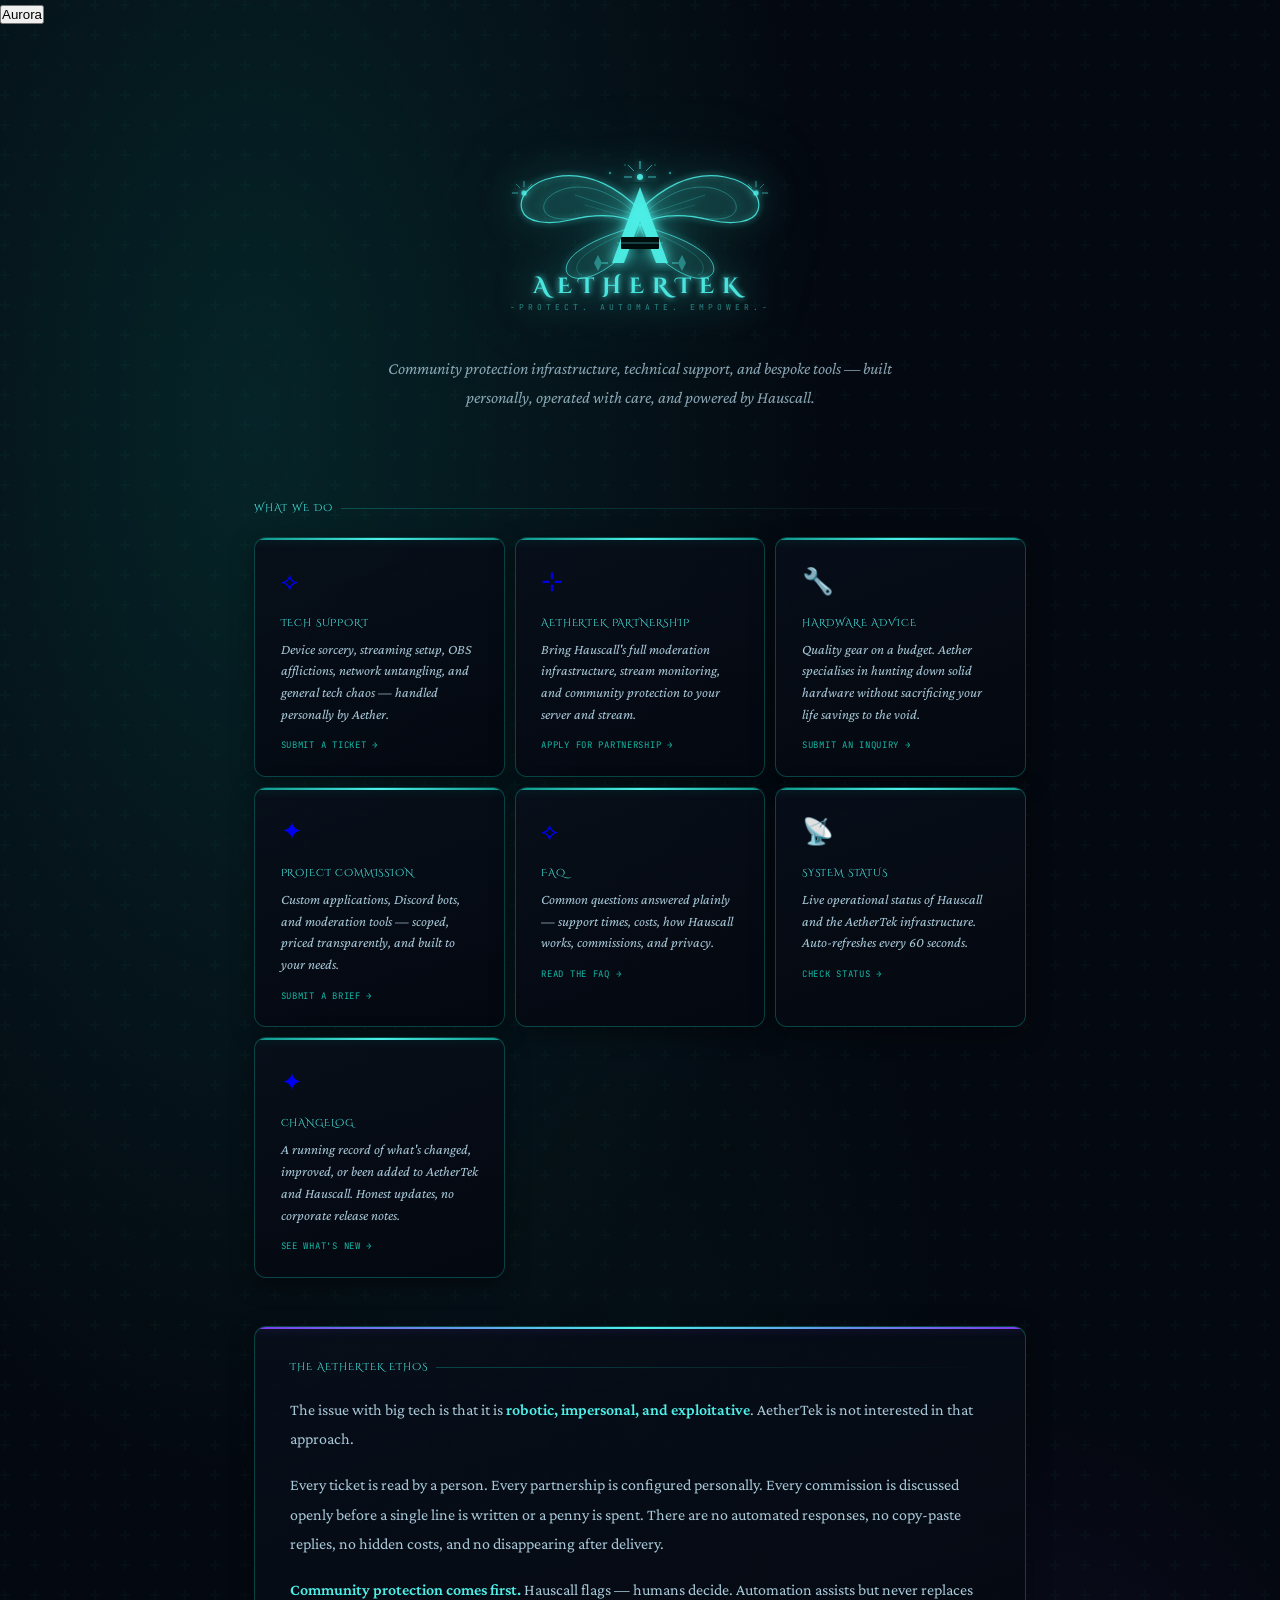
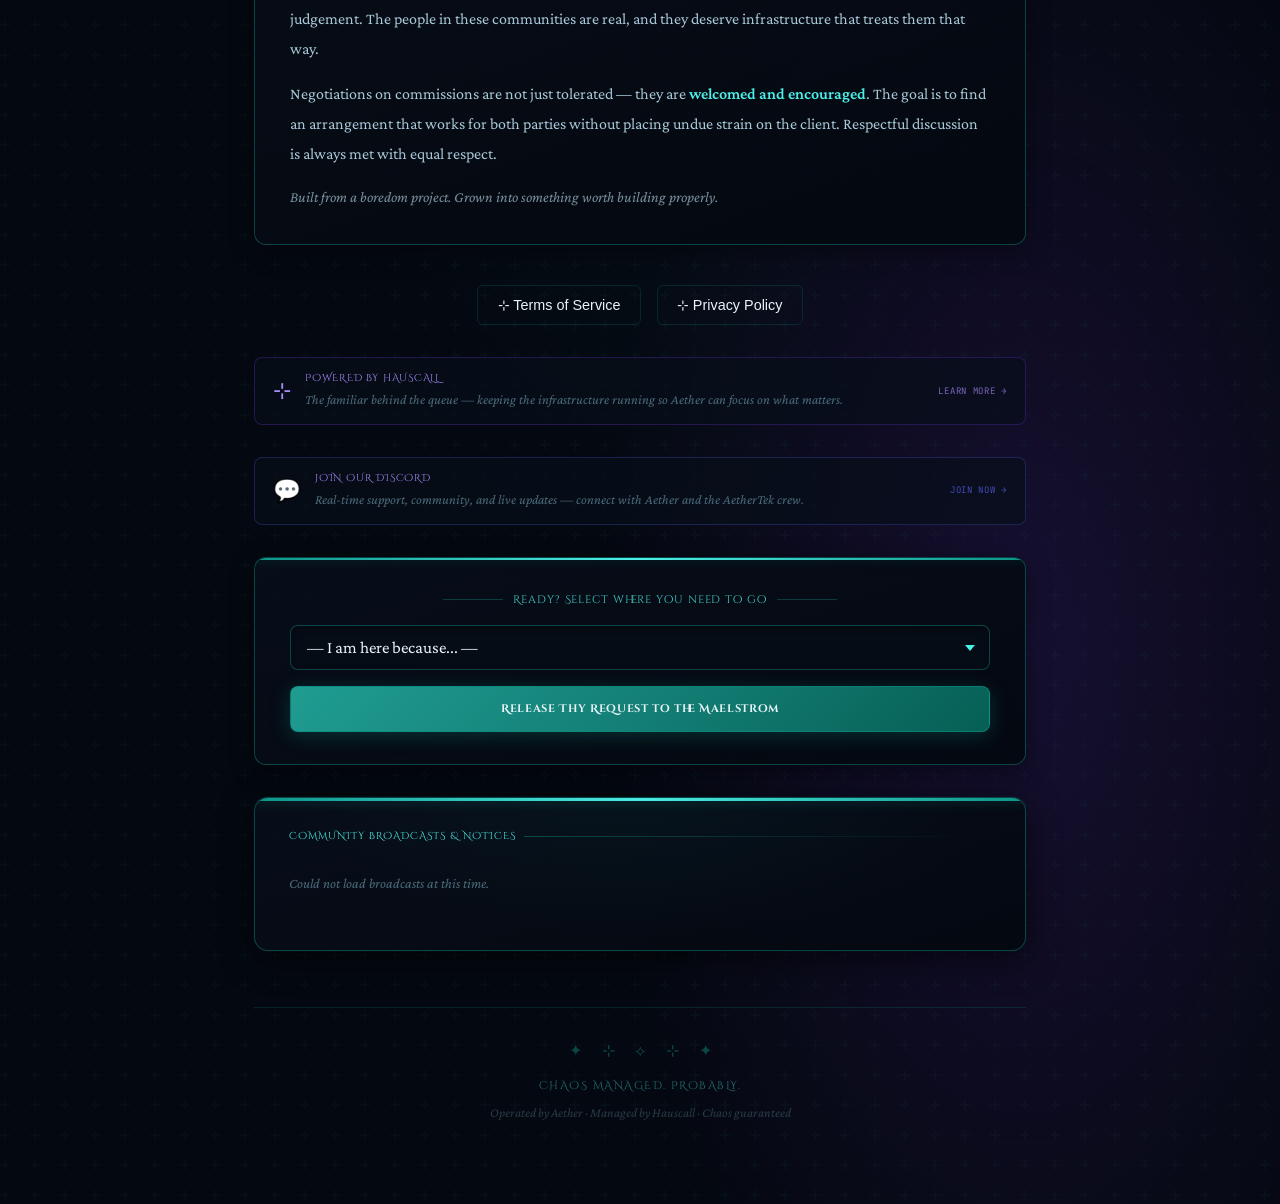
<file: index.html>
<!DOCTYPE html>
<html lang="en">
<head>
<meta charset="UTF-8">
<meta name="viewport" content="width=device-width, initial-scale=1.0">
<title>AetherhausStudios — AetherTek Support</title>
<link rel="icon" type="image/png" href="favicon.png">
<meta property="og:title" content="AetherhausStudios — AetherTek Support" />
<meta property="og:description" content="AetherTek is the official technical support site of AetherhausStudios and the hosting for Hauscall as well as various security related information!" />
<meta property="og:image" content="https://aetherhausstudios.github.io/AetherTek-Support/aether-pfp.png" />
<meta property="og:url" content="https://aetherhausstudios.github.io/AetherTek-Support/" />
<meta property="og:type" content="website" />
<meta name="twitter:card" content="summary_large_image" />
<meta name="twitter:title" content="AetherhausStudios — AetherTek Support" />
<meta name="twitter:description" content="AetherTek is the official technical support site of AetherhausStudios and the hosting for Hauscall as well as various security related information!" />
<meta name="twitter:image" content="https://aetherhausstudios.github.io/AetherTek-Support/aether-pfp.png" />
<style>
  @import url('https://fonts.googleapis.com/css2?family=Cinzel+Decorative:wght@400;700&family=Crimson+Pro:ital,wght@0,400;0,600;1,400&family=JetBrains+Mono:wght@400;500&display=swap');
  *,*::before,*::after{box-sizing:border-box;margin:0;padding:0;}
  :root{
    --bg:#040810;--surface:rgba(8,15,26,0.92);--surface-raised:rgba(13,24,37,0.9);
    --parchment:#e8f4f8;--parchment-dim:#a8c8d8;--parchment-muted:#4a6a7a;
    --teal:#0d9488;--teal-light:#4df0e8;--teal-mid:#14b8a6;
    --purple:#7c3aed;--purple-light:#a78bfa;
    --gold:#c4962a;--gold-light:#f0d48a;
    --ember:#ef4444;
    --border:rgba(13,148,136,0.2);--border-strong:rgba(13,148,136,0.42);
  }
  html{background:var(--bg);}
  body{
    background-color:var(--bg);
    background-image:
      radial-gradient(ellipse 70% 60% at 20% 15%,rgba(13,148,136,0.2) 0%,transparent 65%),
      radial-gradient(ellipse 55% 50% at 80% 80%,rgba(124,58,237,0.15) 0%,transparent 60%),
      radial-gradient(ellipse 40% 40% at 50% 50%,rgba(13,148,136,0.05) 0%,transparent 70%),
      url("data:image/svg+xml,%3Csvg width='60' height='60' viewBox='0 0 60 60' xmlns='http://www.w3.org/2000/svg'%3E%3Cg fill='none'%3E%3Cg fill='%230d9488' fill-opacity='0.04'%3E%3Cpath d='M36 34v-4h-2v4h-4v2h4v4h2v-4h4v-2h-4zm0-30V0h-2v4h-4v2h4v4h2V6h4V4h-4zM6 34v-4H4v4H0v2h4v4h2v-4h4v-2H6zM6 4V0H4v4H0v2h4v4h2V6h4V4H6z'/%3E%3C/g%3E%3C/g%3E%3C/svg%3E");
    color:var(--parchment);
    font-family:'Crimson Pro',Georgia,serif;
    font-size:17px;line-height:1.7;min-height:100vh;
  }
  .page{max-width:820px;margin:0 auto;padding:3rem 1.5rem 5rem;}

  /* ── HERO ── */
  .hero{text-align:center;padding:3rem 0 2.5rem;position:relative;}

  /* ── SVG LOGO ── */
  .logo-wrap{margin-bottom:1.8rem;display:flex;justify-content:center;}
  .logo-svg{filter:drop-shadow(0 0 18px rgba(77,240,232,0.5)) drop-shadow(0 0 40px rgba(13,148,136,0.3));}

  .hero-tagline{
    font-family:'Cinzel Decorative',serif;font-size:0.65rem;
    letter-spacing:0.18em;text-transform:uppercase;
    color:var(--parchment-dim);opacity:0.6;margin-top:0.3rem;
  }
  .hero-desc{
    font-family:'Crimson Pro',serif;font-style:italic;
    font-size:1.05rem;color:var(--parchment-dim);
    max-width:520px;margin:1.4rem auto 0;line-height:1.75;opacity:0.8;
  }

  /* ── SECTION LABEL ── */
  .section-label{
    font-family:'Cinzel Decorative',serif;font-size:0.62rem;font-weight:400;
    letter-spacing:0.1em;text-transform:uppercase;color:var(--teal-light);
    margin-bottom:1.2rem;display:flex;align-items:center;gap:8px;
  }
  .section-label::after{content:'';flex:1;height:1px;background:linear-gradient(90deg,var(--border-strong),transparent);}

  /* ── WHAT WE DO ── */
  .services{margin:3rem 0;}
  .service-grid{display:grid;grid-template-columns:1fr 1fr 1fr;gap:10px;}
  .service-card{
    background:linear-gradient(160deg,var(--surface) 0%,rgba(4,8,16,0.98) 100%);
    border:1px solid var(--border-strong);border-radius:12px;
    padding:1.4rem 1.6rem;position:relative;overflow:hidden;
    text-decoration:none;display:block;
    transition:all 0.22s;
    box-shadow:0 6px 24px rgba(0,0,0,0.4),inset 0 1px 0 rgba(255,255,255,0.03);
  }
  .service-card::before{
    content:'';position:absolute;top:0;left:0;right:0;height:2px;
    background:linear-gradient(90deg,var(--teal),var(--teal-light),var(--teal));
    box-shadow:0 0 10px rgba(13,148,136,0.4);
  }
  .service-card:hover{
    border-color:var(--teal-light);transform:translateY(-2px);
    box-shadow:0 10px 32px rgba(13,148,136,0.18),inset 0 1px 0 rgba(255,255,255,0.04);
  }
  .service-glyph{font-size:1.6rem;display:block;margin-bottom:0.7rem;}
  .service-name{
    font-family:'Cinzel Decorative',serif;font-size:0.65rem;
    letter-spacing:0.08em;text-transform:uppercase;
    color:var(--teal-light);margin-bottom:0.4rem;
  }
  .service-desc{
    font-family:'Crimson Pro',serif;font-style:italic;
    font-size:14px;color:var(--parchment-dim);line-height:1.55;
  }
  .service-link{
    font-family:'JetBrains Mono',monospace;font-size:9px;
    letter-spacing:0.08em;text-transform:uppercase;
    color:var(--teal-mid);margin-top:0.8rem;display:block;
    transition:color 0.2s;
  }
  .service-card:hover .service-link{color:var(--teal-light);}

  /* ── PHILOSOPHY ── */
  .philosophy{
    background:linear-gradient(160deg,var(--surface) 0%,rgba(4,8,16,0.98) 100%);
    border:1px solid var(--border-strong);border-radius:12px;
    padding:2rem 2.2rem;margin:2.5rem 0;position:relative;overflow:hidden;
    box-shadow:0 6px 24px rgba(0,0,0,0.4),inset 0 1px 0 rgba(255,255,255,0.03);
  }
  .philosophy::before{
    content:'';position:absolute;top:0;left:0;right:0;height:2px;
    background:linear-gradient(90deg,var(--purple),var(--teal-light),var(--purple));
    box-shadow:0 0 10px rgba(124,58,237,0.4);
  }
  .philosophy-body{
    font-family:'Crimson Pro',serif;font-size:16px;
    color:var(--parchment-dim);line-height:1.85;
  }
  .philosophy-body p{margin-bottom:1rem;}
  .philosophy-body p:last-child{margin-bottom:0;}
  .philosophy-body strong{
    color:var(--teal-light);font-style:normal;
    font-weight:600;
  }

  /* ── HAUSCALL MENTION ── */
  .hauscall-strip{
    display:flex;align-items:center;gap:14px;
    background:rgba(8,15,26,0.7);border:1px solid rgba(124,58,237,0.25);
    border-radius:8px;padding:12px 18px;margin:2rem 0;
    text-decoration:none;transition:border-color 0.2s;
  }
  .hauscall-strip:hover{border-color:rgba(124,58,237,0.5);}
  .hauscall-glyph{font-size:1.4rem;color:var(--purple-light);flex-shrink:0;}
  .hauscall-text{flex:1;}
  .hauscall-name{
    font-family:'Cinzel Decorative',serif;font-size:0.62rem;
    letter-spacing:0.08em;text-transform:uppercase;
    color:var(--purple-light);margin-bottom:2px;
  }
  .hauscall-sub{
    font-family:'Crimson Pro',serif;font-style:italic;
    font-size:13.5px;color:var(--parchment-muted);
  }
  .hauscall-cta{
    font-family:'JetBrains Mono',monospace;font-size:9px;
    letter-spacing:0.08em;text-transform:uppercase;
    color:var(--purple-light);flex-shrink:0;opacity:0.7;
  }

  /* ── SERVICE SELECTOR ── */
  .selector-wrap{
    background:linear-gradient(160deg,var(--surface) 0%,rgba(4,8,16,0.98) 100%);
    border:1px solid var(--border-strong);border-radius:12px;
    padding:2rem 2.2rem;position:relative;overflow:hidden;
    box-shadow:0 6px 24px rgba(0,0,0,0.4);
  }
  .selector-wrap::before{
    content:'';position:absolute;top:0;left:0;right:0;height:2px;
    background:linear-gradient(90deg,var(--teal),var(--teal-light),var(--teal));
    box-shadow:0 0 10px rgba(13,148,136,0.4);
  }
  .selector-prompt{
    font-family:'Cinzel Decorative',serif;font-size:0.7rem;
    letter-spacing:0.08em;color:var(--teal-light);
    margin-bottom:1rem;display:flex;align-items:center;gap:10px;justify-content:center;
    opacity:0.85;
  }
  .selector-prompt::before,.selector-prompt::after{content:'';flex:1;max-width:60px;height:1px;background:var(--border-strong);}
  select{
    font-family:'Crimson Pro',serif;font-size:17px;
    padding:12px 40px 12px 16px;
    border:1px solid var(--border-strong);border-radius:8px;
    background:#060c16;color:var(--parchment);
    width:100%;margin-bottom:1rem;
    appearance:none;cursor:pointer;outline:none;
    background-image:url("data:image/svg+xml,%3Csvg width='10' height='6' viewBox='0 0 10 6' xmlns='http://www.w3.org/2000/svg'%3E%3Cpath d='M0 0l5 6 5-6z' fill='%234df0e8'/%3E%3C/svg%3E");
    background-repeat:no-repeat;background-position:right 14px center;
    transition:border-color 0.2s,box-shadow 0.2s;
    box-shadow:inset 0 2px 6px rgba(0,0,0,0.4);
  }
  select:focus{border-color:var(--teal-mid);box-shadow:0 0 0 3px rgba(13,148,136,0.18),inset 0 2px 6px rgba(0,0,0,0.4);}
  select option{background:#060c16;color:var(--parchment);}
  .go-btn{
    font-family:'Cinzel Decorative',serif;font-size:0.7rem;font-weight:700;
    letter-spacing:0.06em;padding:0.9rem 2rem;width:100%;
    background:linear-gradient(135deg,#0d9488,#0a7a70,#065f55);
    color:#e8f4f8;border:1px solid rgba(13,148,136,0.55);
    border-radius:8px;cursor:pointer;
    transition:all 0.2s;position:relative;overflow:hidden;
    box-shadow:0 4px 20px rgba(13,148,136,0.28);
  }
  .go-btn::after{content:'';position:absolute;inset:0;background:linear-gradient(135deg,rgba(255,255,255,0.08),transparent);pointer-events:none;}
  .go-btn:hover{background:linear-gradient(135deg,#14b8a6,#0d9488,#0a7a70);transform:translateY(-2px);box-shadow:0 8px 28px rgba(13,148,136,0.42);}
  .go-btn:active{transform:translateY(0);}

  /* ── FOOTER ── */
  .footer{text-align:center;margin-top:3.5rem;padding-top:1.8rem;border-top:1px solid var(--border);}
  .footer-runes{display:flex;justify-content:center;gap:20px;font-size:16px;color:var(--teal-mid);opacity:0.35;margin-bottom:0.8rem;}
  .footer-slogan{font-family:'Cinzel Decorative',serif;font-size:0.68rem;letter-spacing:0.14em;text-transform:uppercase;color:var(--teal-light);opacity:0.45;margin-bottom:0.4rem;}
  .footer-note{font-family:'Crimson Pro',serif;font-style:italic;font-size:13px;color:var(--parchment-muted);opacity:0.5;}

  /* ── FORM PANEL ── */
  .form-section{
    background:linear-gradient(160deg,var(--surface) 0%,rgba(4,8,16,0.98) 100%);
    border:1px solid var(--border-strong);
    border-radius:14px;
    padding:1.9rem 2.1rem;
    margin-bottom:1.4rem;
    position:relative;overflow:hidden;
    box-shadow:0 8px 32px rgba(0,0,0,0.6),0 0 0 1px rgba(13,148,136,0.06),inset 0 1px 0 rgba(255,255,255,0.03);
  }
  .form-section::before{
    content:'';position:absolute;top:0;left:0;right:0;height:3px;
    background:linear-gradient(90deg,var(--teal),var(--teal-light),var(--teal));
    box-shadow:0 0 12px rgba(13,148,136,0.5);
  }
  .form-section::after{
    content:'';position:absolute;top:0;left:0;right:0;bottom:0;
    background:radial-gradient(ellipse at 50% 0%,rgba(13,148,136,0.06) 0%,transparent 65%);
    pointer-events:none;
  }

  /* ── NEWS FEED ── */
  .nf-item{
    border-radius:9px;padding:0;margin-bottom:10px;position:relative;
    border:1px solid rgba(13,148,136,0.35);background:rgba(13,148,136,0.08);
    overflow:hidden;
  }
  .nf-item.urgency-warning{border-color:rgba(196,150,42,0.45);background:rgba(196,150,42,0.09);}
  .nf-item.urgency-critical{border-color:rgba(196,74,42,0.45);background:rgba(196,74,42,0.09);}
  .nf-header{
    padding:1rem 1.2rem;display:flex;justify-content:space-between;align-items:center;flex-wrap:wrap;gap:12px;
    transition:background 0.15s;
  }
  .nf-header:hover{background:rgba(0,0,0,0.15);}
  .nf-meta{display:flex;align-items:center;gap:8px;flex:1;min-width:0;}
  .nf-meta-right{display:flex;align-items:center;gap:12px;flex-shrink:0;}
  .nf-badge{
    font-family:'JetBrains Mono',monospace;font-size:9px;text-transform:uppercase;
    letter-spacing:0.08em;padding:2px 8px;background:rgba(0,0,0,0.25);border-radius:3px;
    color:var(--teal-light);flex-shrink:0;
  }
  .nf-item.urgency-warning .nf-badge{color:var(--gold-light);}
  .nf-item.urgency-critical .nf-badge{color:#f0a898;}
  .nf-title{
    font-family:'Crimson Pro',serif;font-size:16px;color:var(--parchment);
    font-weight:600;flex:1;min-width:0;overflow:hidden;text-overflow:ellipsis;white-space:nowrap;
  }
  .nf-id{
    font-family:'JetBrains Mono',monospace;font-size:9px;color:var(--parchment-muted);
    text-transform:uppercase;letter-spacing:0.05em;
  }
  .nf-date{
    font-family:'JetBrains Mono',monospace;font-size:9px;color:var(--parchment-muted);
  }
  .nf-body{
    font-family:'Crimson Pro',serif;font-size:15px;color:var(--parchment-dim);line-height:1.7;
    padding:0 1.2rem 1rem;border-top:1px solid rgba(0,0,0,0.2);margin-top:0;
    max-height:400px;overflow-y:auto;
  }
  .nf-body.nf-hidden{display:none;}
  .nf-body p{margin:0 0 4px;}
  .nf-body .nf-indent{padding-left:12px;color:var(--parchment-muted);}
  .nf-body strong{color:var(--parchment);}
  .nf-empty{font-family:'Crimson Pro',serif;font-style:italic;font-size:14px;color:var(--parchment-muted);padding:8px 0;}
  .nf-pager{display:flex;gap:8px;align-items:center;justify-content:center;margin-top:1rem;}
  .nf-pager-btn{
    font-family:'JetBrains Mono',monospace;font-size:10px;text-transform:uppercase;letter-spacing:0.06em;
    padding:4px 12px;border:1px solid var(--border-strong);border-radius:4px;
    background:transparent;color:var(--parchment-dim);cursor:pointer;transition:border-color 0.15s,color 0.15s;
  }
  .nf-pager-btn:hover:not(:disabled){border-color:var(--teal-light);color:var(--teal-light);}
  .nf-pager-btn:disabled{opacity:0.3;cursor:not-allowed;}
  .nf-pager-info{font-family:'JetBrains Mono',monospace;font-size:10px;color:var(--parchment-muted);}

  @media(max-width:720px){
    .service-grid{grid-template-columns:1fr 1fr;}
  }
  @media(max-width:480px){
    .service-grid{grid-template-columns:1fr;}
    .hauscall-strip{flex-wrap:wrap;}
    .form-section{padding:1.4rem 1.2rem;}
  }
</style>
<script>
  // Apply aurora to html element before render — no flash
  if (localStorage.getItem('aurora') !== 'off') {
    document.documentElement.classList.add('aurora-on');
  }
</script>
</head>
<body>
<div id="aurora-layer" aria-hidden="true"><div class="a1"></div><div class="a2"></div><div class="a3"></div></div>
<button class="aurora-toggle" onclick="toggleAurora()" id="aurora-toggle-btn">
  <span class="aurora-toggle-dot"></span>
  <span id="aurora-toggle-label">Aurora</span>
</button>
<div class="page">

  <!-- ── HERO ── -->
  <div class="hero">

    <!-- SVG LOGO -->
    <div class="logo-wrap">
      <svg class="logo-svg" width="320" height="200" viewBox="0 0 320 200" xmlns="http://www.w3.org/2000/svg">
        <defs>
          <filter id="glow">
            <feGaussianBlur stdDeviation="3" result="blur"/>
            <feMerge><feMergeNode in="blur"/><feMergeNode in="SourceGraphic"/></feMerge>
          </filter>
          <filter id="glow-strong">
            <feGaussianBlur stdDeviation="6" result="blur"/>
            <feMerge><feMergeNode in="blur"/><feMergeNode in="SourceGraphic"/></feMerge>
          </filter>
        </defs>

        <!-- LEFT WING -->
        <g fill="none" stroke="#4df0e8" filter="url(#glow)">
          <!-- Outer upper wing -->
          <path d="M160,85 C140,65 110,45 75,52 C50,57 38,72 42,85 C46,98 68,100 90,95 C115,89 140,88 160,100"
            stroke-width="1.2" stroke-opacity="0.85" fill="rgba(77,240,232,0.06)"/>
          <!-- Inner upper wing detail -->
          <path d="M155,88 C138,73 115,58 88,63 C70,67 60,78 65,87 C70,95 88,96 108,91"
            stroke-width="0.7" stroke-opacity="0.45"/>
          <!-- Wing veins -->
          <line x1="155" y1="90" x2="95" y2="70" stroke-width="0.6" stroke-opacity="0.35"/>
          <line x1="150" y1="93" x2="105" y2="80" stroke-width="0.5" stroke-opacity="0.3"/>
          <line x1="148" y1="96" x2="115" y2="90" stroke-width="0.5" stroke-opacity="0.25"/>
          <!-- Lower wing -->
          <path d="M160,100 C145,105 118,112 100,125 C85,135 82,148 92,152 C104,157 122,148 138,135 C152,123 158,110 160,100"
            stroke-width="1" stroke-opacity="0.7" fill="rgba(77,240,232,0.04)"/>
          <!-- Lower wing detail -->
          <path d="M155,104 C142,110 120,118 105,130 C95,138 94,148 102,150"
            stroke-width="0.6" stroke-opacity="0.35"/>
          <!-- Wing tip sparkle left upper -->
          <circle cx="44" cy="68" r="2.5" fill="#4df0e8" fill-opacity="0.8" stroke="none" filter="url(#glow)"/>
          <line x1="44" y1="62" x2="44" y2="56" stroke-width="1" stroke-opacity="0.6"/>
          <line x1="38" y1="68" x2="32" y2="68" stroke-width="1" stroke-opacity="0.6"/>
          <line x1="40" y1="63" x2="36" y2="59" stroke-width="0.8" stroke-opacity="0.5"/>
          <line x1="48" y1="63" x2="52" y2="59" stroke-width="0.8" stroke-opacity="0.5"/>
        </g>

        <!-- RIGHT WING (mirrored) -->
        <g fill="none" stroke="#4df0e8" filter="url(#glow)">
          <!-- Outer upper wing -->
          <path d="M160,85 C180,65 210,45 245,52 C270,57 282,72 278,85 C274,98 252,100 230,95 C205,89 180,88 160,100"
            stroke-width="1.2" stroke-opacity="0.85" fill="rgba(77,240,232,0.06)"/>
          <!-- Inner upper wing detail -->
          <path d="M165,88 C182,73 205,58 232,63 C250,67 260,78 255,87 C250,95 232,96 212,91"
            stroke-width="0.7" stroke-opacity="0.45"/>
          <!-- Wing veins -->
          <line x1="165" y1="90" x2="225" y2="70" stroke-width="0.6" stroke-opacity="0.35"/>
          <line x1="170" y1="93" x2="215" y2="80" stroke-width="0.5" stroke-opacity="0.3"/>
          <line x1="172" y1="96" x2="205" y2="90" stroke-width="0.5" stroke-opacity="0.25"/>
          <!-- Lower wing -->
          <path d="M160,100 C175,105 202,112 220,125 C235,135 238,148 228,152 C216,157 198,148 182,135 C168,123 162,110 160,100"
            stroke-width="1" stroke-opacity="0.7" fill="rgba(77,240,232,0.04)"/>
          <!-- Lower wing detail -->
          <path d="M165,104 C178,110 200,118 215,130 C225,138 226,148 218,150"
            stroke-width="0.6" stroke-opacity="0.35"/>
          <!-- Wing tip sparkle right upper -->
          <circle cx="276" cy="68" r="2.5" fill="#4df0e8" fill-opacity="0.8" stroke="none" filter="url(#glow)"/>
          <line x1="276" y1="62" x2="276" y2="56" stroke-width="1" stroke-opacity="0.6"/>
          <line x1="282" y1="68" x2="288" y2="68" stroke-width="1" stroke-opacity="0.6"/>
          <line x1="272" y1="63" x2="268" y2="59" stroke-width="0.8" stroke-opacity="0.5"/>
          <line x1="280" y1="63" x2="284" y2="59" stroke-width="0.8" stroke-opacity="0.5"/>
        </g>

        <!-- TOP SPARKLE -->
        <g stroke="#4df0e8" stroke-opacity="0.7" filter="url(#glow)">
          <circle cx="160" cy="52" r="3" fill="#4df0e8" fill-opacity="0.9" stroke="none"/>
          <line x1="160" y1="44" x2="160" y2="36" stroke-width="1.2"/>
          <line x1="152" y1="52" x2="144" y2="52" stroke-width="1"/>
          <line x1="168" y1="52" x2="176" y2="52" stroke-width="1"/>
          <line x1="154" y1="46" x2="148" y2="40" stroke-width="0.8"/>
          <line x1="166" y1="46" x2="172" y2="40" stroke-width="0.8"/>
          <!-- Small accent stars -->
          <circle cx="130" cy="48" r="1.2" fill="#4df0e8" fill-opacity="0.5" stroke="none"/>
          <circle cx="190" cy="48" r="1.2" fill="#4df0e8" fill-opacity="0.5" stroke="none"/>
          <circle cx="145" cy="40" r="0.8" fill="#4df0e8" fill-opacity="0.4" stroke="none"/>
          <circle cx="175" cy="40" r="0.8" fill="#4df0e8" fill-opacity="0.4" stroke="none"/>
        </g>

        <!-- A LETTERFORM -->
        <g filter="url(#glow-strong)">
          <!-- A body -->
          <path d="M160,62 L132,138 L144,138 L160,96 L176,138 L188,138 Z"
            fill="#4df0e8" fill-opacity="0.92"/>
          <!-- Crossbar cutout -->
          <rect x="141" y="112" width="38" height="12" fill="#040810" rx="1"/>
          <!-- Crossbar glow line -->
          <line x1="137" y1="118" x2="183" y2="118" stroke="#4df0e8" stroke-width="1" stroke-opacity="0.5"/>
          <!-- Side decorative lines on A -->
          <line x1="128" y1="138" x2="122" y2="138" stroke="#4df0e8" stroke-width="1.5" stroke-opacity="0.5"/>
          <line x1="192" y1="138" x2="198" y2="138" stroke="#4df0e8" stroke-width="1.5" stroke-opacity="0.5"/>
        </g>

        <!-- DIAMOND ACCENTS flanking A base -->
        <g fill="#4df0e8" fill-opacity="0.4">
          <polygon points="118,130 122,138 118,146 114,138"/>
          <polygon points="202,130 206,138 202,146 198,138"/>
        </g>

        <!-- WORDMARK -->
        <text x="160" y="168"
          text-anchor="middle"
          font-family="Cinzel Decorative, serif"
          font-size="22" font-weight="700"
          fill="#4df0e8" fill-opacity="0.92"
          letter-spacing="8"
          filter="url(#glow)">AETHERTEK</text>

        <!-- TAGLINE -->
        <text x="160" y="185"
          text-anchor="middle"
          font-family="JetBrains Mono, monospace"
          font-size="8"
          fill="#4df0e8" fill-opacity="0.5"
          letter-spacing="4">-PROTECT. AUTOMATE. EMPOWER.-</text>
      </svg>
    </div>

    <p class="hero-desc">Community protection infrastructure, technical support, and bespoke tools — built personally, operated with care, and powered by Hauscall.</p>
  </div>

  <!-- ── WHAT WE DO ── -->
  <div class="services">
    <div class="section-label">What We Do</div>
    <div class="service-grid">

      <a class="service-card" href="ticket.html">
        <span class="service-glyph">⟡</span>
        <div class="service-name">Tech Support</div>
        <div class="service-desc">Device sorcery, streaming setup, OBS afflictions, network untangling, and general tech chaos — handled personally by Aether.</div>
        <span class="service-link">Submit a ticket →</span>
      </a>

      <a class="service-card" href="partnership.html">
        <span class="service-glyph">⊹</span>
        <div class="service-name">AetherTek Partnership</div>
        <div class="service-desc">Bring Hauscall's full moderation infrastructure, stream monitoring, and community protection to your server and stream.</div>
        <span class="service-link">Apply for partnership →</span>
      </a>

      <a class="service-card" href="hardware.html">
        <span class="service-glyph">🔧</span>
        <div class="service-name">Hardware Advice</div>
        <div class="service-desc">Quality gear on a budget. Aether specialises in hunting down solid hardware without sacrificing your life savings to the void.</div>
        <span class="service-link">Submit an inquiry →</span>
      </a>

      <a class="service-card" href="commission.html">
        <span class="service-glyph">✦</span>
        <div class="service-name">Project Commission</div>
        <div class="service-desc">Custom applications, Discord bots, and moderation tools — scoped, priced transparently, and built to your needs.</div>
        <span class="service-link">Submit a brief →</span>
      </a>

      <a class="service-card" href="faq.html">
        <span class="service-glyph">⟡</span>
        <div class="service-name">FAQ</div>
        <div class="service-desc">Common questions answered plainly — support times, costs, how Hauscall works, commissions, and privacy.</div>
        <span class="service-link">Read the FAQ →</span>
      </a>

      <a class="service-card" href="status.html">
        <span class="service-glyph">📡</span>
        <div class="service-name">System Status</div>
        <div class="service-desc">Live operational status of Hauscall and the AetherTek infrastructure. Auto-refreshes every 60 seconds.</div>
        <span class="service-link">Check status →</span>
      </a>

      <a class="service-card" href="changelog.html">
        <span class="service-glyph">✦</span>
        <div class="service-name">Changelog</div>
        <div class="service-desc">A running record of what's changed, improved, or been added to AetherTek and Hauscall. Honest updates, no corporate release notes.</div>
        <span class="service-link">See what's new →</span>
      </a>


    </div>
  </div>

  <!-- ── PHILOSOPHY ── -->
  <div class="philosophy">
    <div class="section-label">The AetherTek Ethos</div>
    <div class="philosophy-body">
      <p>The issue with big tech is that it is <strong>robotic, impersonal, and exploitative</strong>. AetherTek is not interested in that approach.</p>
      <p>Every ticket is read by a person. Every partnership is configured personally. Every commission is discussed openly before a single line is written or a penny is spent. There are no automated responses, no copy-paste replies, no hidden costs, and no disappearing after delivery.</p>
      <p><strong>Community protection comes first.</strong> Hauscall flags — humans decide. Automation assists but never replaces judgement. The people in these communities are real, and they deserve infrastructure that treats them that way.</p>
      <p>Negotiations on commissions are not just tolerated — they are <strong>welcomed and encouraged</strong>. The goal is to find an arrangement that works for both parties without placing undue strain on the client. Respectful discussion is always met with equal respect.</p>
      <p style="font-style:italic;opacity:0.7;font-size:15px;">Built from a boredom project. Grown into something worth building properly.</p>
    </div>
  </div>

  <!-- ── HAUSCALL POLICIES ── -->
  <div style="display: flex; gap: 1rem; margin-bottom: 1rem; justify-content: center;">
    <button onclick="document.getElementById('hauscall-tos-modal').style.display='block';" style="background: none; border: 1px solid var(--border); color: var(--amethyst-mid); padding: 0.7rem 1.2rem; border-radius: 6px; cursor: pointer; font-size: 0.9rem; transition: all 0.2s;">⊹ Terms of Service</button>
    <button onclick="document.getElementById('privacy-modal').style.display='block';" style="background: none; border: 1px solid var(--border); color: var(--amethyst-mid); padding: 0.7rem 1.2rem; border-radius: 6px; cursor: pointer; font-size: 0.9rem; transition: all 0.2s;">⊹ Privacy Policy</button>
  </div>

  <!-- ── HAUSCALL STRIP ── -->
  <a class="hauscall-strip" href="hauscall.html">
    <span class="hauscall-glyph">⊹</span>
    <div class="hauscall-text">
      <div class="hauscall-name">Powered by Hauscall</div>
      <div class="hauscall-sub">The familiar behind the queue — keeping the infrastructure running so Aether can focus on what matters.</div>
    </div>
    <span class="hauscall-cta">Learn more →</span>
  </a>

  <!-- ── DISCORD INVITE ── -->
  <a href="https://discord.gg/q9b7qjxY3Z" target="_blank" class="hauscall-strip" style="border-color: rgba(88, 101, 242, 0.25); background: rgba(8, 15, 26, 0.7);">
    <span class="hauscall-glyph" style="color: #5865f2;">💬</span>
    <div class="hauscall-text">
      <div class="hauscall-name">Join Our Discord</div>
      <div class="hauscall-sub">Real-time support, community, and live updates — connect with Aether and the AetherTek crew.</div>
    </div>
    <span class="hauscall-cta" style="color: #5865f2;">Join now →</span>
  </a>

  <!-- ── SERVICE SELECTOR ── -->
  <div class="selector-wrap">
    <div class="selector-prompt">Ready? Select where you need to go</div>
    <select id="destination" aria-label="Select service">
      <option value="">— I am here because... —</option>
      <option value="ticket.html">I need Tech Support</option>
      <option value="hardware.html">I need Hardware Advice</option>
      <option value="report.html">I want to Report a Compromised Account</option>
      <option value="other.html">Other — Partnership or Commission</option>
      <option value="faq.html">I have a question — FAQ</option>
      <option value="status.html">I want to check system status</option>
      <option value="changelog.html">I want to see what's new — Changelog</option>
    </select>
    <button class="go-btn" onclick="proceed()">Release Thy Request to the Maelstrom</button>
  </div>

  <!-- ── FOOTER ── -->
  <!-- NEWS FEED -->
  <div class="form-section" id="newsfeed-section" style="margin-top:2rem;">
    <div class="section-label">Community Broadcasts &amp; Notices</div>
    <div id="newsfeed-items"><div class="nf-empty">Loading...</div></div>
    <div class="nf-pager" id="newsfeed-pagination"></div>
  </div>

  <div class="footer">
    <div class="footer-runes"><span>✦</span><span>⊹</span><span>⟡</span><span>⊹</span><span>✦</span></div>
    <p class="footer-slogan">Chaos Managed. Probably.</p>
    <p class="footer-note">Operated by Aether · Managed by Hauscall · Chaos guaranteed</p>
  </div>

</div>
<script>
  function proceed() {
    const dest = document.getElementById('destination').value;
    if (!dest) {
      const sel = document.getElementById('destination');
      sel.style.borderColor='#ef4444';
      sel.style.boxShadow='0 0 0 3px rgba(239,68,68,0.18)';
      setTimeout(()=>{sel.style.borderColor='';sel.style.boxShadow='';},1200);
      return;
    }
    window.location.href = dest;
  }
</script>
<script>
(function() {
  const FEED_URL    = 'https://hauscall-production.up.railway.app/newsfeed';
  const urgencyLabel = { info: '🌿 Notice', warning: '🕯 Alert', critical: '🔥 Urgent' };

  function fmt(iso) {
    return new Date(iso).toLocaleString('en-US', {
      timeZone: 'America/Chicago', month: 'short', day: 'numeric',
      year: 'numeric', hour: '2-digit', minute: '2-digit', hour12: true
    }) + ' CST';
  }

  function renderFeed(data) {
    const container = document.getElementById('newsfeed-items');
    const pager     = document.getElementById('newsfeed-pagination');

    if (!data.items || !data.items.length) {
      container.innerHTML = '<div class="nf-empty">No broadcasts yet.</div>';
      pager.innerHTML = '';
      return;
    }

    container.innerHTML = data.items.map((item, idx) => {
      const u        = item.urgency || 'info';
      const label    = urgencyLabel[u] || urgencyLabel.info;
      const isRepost = item.isRepost;
      const dateStr  = isRepost
        ? 'Reposted ' + fmt(item.publishedAt)
        : fmt(item.originalDate);
      
      // Extract title from first line of message
      const firstLine = item.message.split('\n')[0];
      const title = firstLine.replace(/^[⚠️🌿🔥]+\s*\*?\*?/, '').replace(/\*?\*?$/, '').trim();

      const itemId = 'nf-item-' + idx;
      
      // Full message body rendering
      const lines = item.message.split('\n').map(l => {
        if (!l.trim()) return '<br>';
        if (l.startsWith('—') || l.startsWith('-')) return '<div class="nf-indent">' + l + '</div>';
        if (/^\*\*.*\*\*$/.test(l.trim())) return '<strong>' + l.replace(/\*\*/g, '') + '</strong>';
        return '<p>' + l + '</p>';
      }).join('');

      return '<div class="nf-item urgency-' + u + '" id="' + itemId + '">' +
        '<div class="nf-header" onclick="document.getElementById(\'nf-body-' + idx + '\').classList.toggle(\'nf-hidden\'); event.target.closest(\'.nf-header\').classList.toggle(\'nf-expanded\');" style="cursor:pointer;user-select:none;">' +
          '<div class="nf-meta">' +
            '<span class="nf-badge">' + label + '</span>' +
            '<span class="nf-title">' + title + '</span>' +
          '</div>' +
          '<div class="nf-meta-right">' +
            '<span class="nf-id">' + item.broadcastId + '</span>' +
            '<span class="nf-date">' + dateStr + '</span>' +
          '</div>' +
        '</div>' +
        '<div class="nf-body nf-hidden" id="nf-body-' + idx + '">' + lines + '</div>' +
      '</div>';
    }).join('');

    if (data.pages > 1) {
      pager.innerHTML = '';
      const next = document.createElement('button');
      next.textContent = 'Newer →';
      next.className = 'nf-pager-btn';
      next.disabled = data.page <= 1;
      next.onclick = () => loadFeed(data.page - 1);
      const info = document.createElement('span');
      info.className = 'nf-pager-info';
      info.textContent = 'Page ' + data.page + ' of ' + data.pages;
      const prev = document.createElement('button');
      prev.textContent = '← Older';
      prev.className = 'nf-pager-btn';
      prev.disabled = data.page >= data.pages;
      prev.onclick = () => loadFeed(data.page + 1);
      pager.append(next, info, prev);
    } else {
      pager.innerHTML = '';
    }
  }

  function loadFeed(page) {
    page = page || 1;
    fetch(FEED_URL + '?page=' + page)
      .then(r => r.json())
      .then(renderFeed)
      .catch(() => {
        const c = document.getElementById('newsfeed-items');
        if (c) c.innerHTML = '<div class="nf-empty">Could not load broadcasts at this time.</div>';
      });
  }

  loadFeed(1);
})();
</script>
</body>

  <!-- ── HAUSCALL ToS & PRIVACY MODALS ── -->
  <div id="hauscall-tos-modal" style="display:none;">
    <div class="modal-overlay">
      <div class="modal-content">
        <div class="modal-header">
          <h2>⊹ Hauscall Terms of Service</h2>
          <button class="modal-close" onclick="document.getElementById('hauscall-tos-modal').style.display='none';" aria-label="Close">✕</button>
        </div>
        <div class="modal-body">
          <h3>Overview</h3>
          <p>Hauscall is a Discord bot that monitors community health and assists human moderators. It is a tool, not a replacement for human judgment.</p>
          <h3>What Hauscall Does</h3>
          <ul>
            <li>Monitors messages for phishing, scams, spam, and policy violations</li>
            <li>Analyzes images for AI-generated content</li>
            <li>Tracks chat transcripts (14 days retention)</li>
            <li>Generates moderation alerts</li>
            <li>Uses Claude AI for analysis (data not retained by Claude)</li>
          </ul>
          <h3>Data Storage</h3>
          <ul>
            <li><strong>Transcripts:</strong> 14 days</li>
            <li><strong>Alerts:</strong> 30 days</li>
            <li><strong>User IDs:</strong> Indefinite</li>
          </ul>
          <h3>Limitations</h3>
          <p>Hauscall is not perfect. It will miss violations and flag false positives. AetherhausStudios is not liable for service disruptions or missed alerts.</p>
          <h3>Full Document</h3>
          <p><a href="https://aetherhausstudios.github.io/AetherTek-Support/HAUSCALL_TERMS_OF_SERVICE.md" target="_blank">Read the complete Terms of Service ↗</a></p>
        </div>
        <div class="modal-footer">
          <label class="modal-agree"><input type="checkbox" id="tos-agree" onchange="updateHauscallBtn()"><span>I understand and agree to these terms</span></label>
          <button id="tos-btn" class="modal-btn" onclick="proceedToHauscall()" disabled>Proceed to Hauscall</button>
        </div>
      </div>
    </div>
  </div>

  <div id="privacy-modal" style="display:none;">
    <div class="modal-overlay">
      <div class="modal-content">
        <div class="modal-header">
          <h2>⊹ Privacy Policy</h2>
          <button class="modal-close" onclick="document.getElementById('privacy-modal').style.display='none';" aria-label="Close">✕</button>
        </div>
        <div class="modal-body">
          <h3>Data We Collect</h3>
          <p>Messages, user IDs, usernames, images, and Twitch transcripts for moderation purposes.</p>
          <h3>How We Use It</h3>
          <p>For detecting fraud, generating alerts, and creating transcripts. We do not sell data or use it for marketing.</p>
          <h3>Third Parties</h3>
          <ul>
            <li><strong>Claude (Anthropic):</strong> Analyzes messages but does not retain data</li>
            <li><strong>Discord:</strong> Per their privacy policy</li>
            <li><strong>Railway:</strong> Hosts our infrastructure (US-based)</li>
          </ul>
          <h3>Your Rights</h3>
          <p>You can request access, deletion, or opt-out by contacting us in the AetherTek Support Discord.</p>
          <h3>Full Document</h3>
          <p><a href="https://aetherhausstudios.github.io/AetherTek-Support/HAUSCALL_PRIVACY_POLICY.md" target="_blank">Read the complete Privacy Policy ↗</a></p>
        </div>
        <div class="modal-footer" style="justify-content: flex-end; gap: 12px;">
          <button class="modal-btn" onclick="document.getElementById('privacy-modal').style.display='none';">Close</button>
        </div>
      </div>
    </div>
  </div>

  <style>
  .modal-overlay {
    position: fixed;
    top: 0; left: 0; right: 0; bottom: 0;
    background: rgba(0,0,0,0.7);
    display: flex;
    align-items: center;
    justify-content: center;
    padding: 20px;
    z-index: 9999;
  }
  
  .modal-content {
    background: var(--surface-raised);
    border: 1px solid var(--border-strong);
    border-radius: 14px;
    max-width: 650px;
    width: 100%;
    max-height: 85vh;
    display: flex;
    flex-direction: column;
    box-shadow: 0 16px 48px rgba(0,0,0,0.5);
  }
  
  .modal-header {
    display: flex;
    justify-content: space-between;
    align-items: center;
    padding: 24px;
    border-bottom: 1px solid var(--border);
  }
  
  .modal-header h2 {
    margin: 0;
    color: var(--amethyst-light);
    font-size: 1.4rem;
    font-weight: 600;
  }
  
  .modal-close {
    background: none;
    border: none;
    color: var(--parchment-muted);
    font-size: 1.5rem;
    cursor: pointer;
    padding: 0;
    width: 32px;
    height: 32px;
    display: flex;
    align-items: center;
    justify-content: center;
    transition: color 0.2s;
  }
  
  .modal-close:hover {
    color: var(--amethyst-light);
  }
  
  .modal-body {
    overflow-y: auto;
    padding: 24px;
    flex: 1;
    color: var(--parchment-dim);
    font-size: 0.95rem;
    line-height: 1.7;
  }
  
  .modal-body h3 {
    color: var(--amethyst-light);
    margin-top: 16px;
    margin-bottom: 8px;
    font-size: 1.05rem;
    font-weight: 600;
  }
  
  .modal-body p, .modal-body ul {
    margin: 8px 0;
  }
  
  .modal-body ul {
    padding-left: 24px;
  }
  
  .modal-body a {
    color: var(--amethyst-mid);
    text-decoration: none;
  }
  
  .modal-body a:hover {
    color: var(--amethyst-light);
    text-decoration: underline;
  }
  
  .modal-footer {
    padding: 24px;
    border-top: 1px solid var(--border);
    display: flex;
    flex-direction: column;
    gap: 12px;
  }
  
  .modal-agree {
    display: flex;
    align-items: center;
    gap: 10px;
    color: var(--parchment-dim);
    cursor: pointer;
    user-select: none;
  }
  
  .modal-agree input {
    width: 20px;
    height: 20px;
    cursor: pointer;
    accent-color: var(--amethyst);
  }
  
  .modal-btn {
    background: var(--amethyst);
    color: var(--parchment);
    border: none;
    padding: 12px 16px;
    border-radius: 6px;
    cursor: pointer;
    font-weight: 600;
    transition: all 0.2s;
  }
  
  .modal-btn:hover:not(:disabled) {
    background: var(--amethyst-mid);
    box-shadow: 0 0 16px rgba(13,148,136,0.4);
  }
  
  .modal-btn:disabled {
    background: var(--surface-input);
    color: var(--parchment-muted);
    cursor: not-allowed;
    opacity: 0.5;
  }
  </style>

  <script>
  document.addEventListener('DOMContentLoaded', function() {
    const hauscallLink = document.querySelector('a.hauscall-strip');
    if (hauscallLink) {
      hauscallLink.onclick = function(e) {
        e.preventDefault();
        document.getElementById('hauscall-tos-modal').style.display = 'block';
        const agreed = localStorage.getItem('hauscall-agreed');
        if (agreed === 'true') {
          document.getElementById('tos-agree').checked = true;
        }
        updateHauscallBtn();
      };
      hauscallLink.href = '#';
    }
  });
  
  function updateHauscallBtn() {
    document.getElementById('tos-btn').disabled = !document.getElementById('tos-agree').checked;
  }
  
  function proceedToHauscall() {
    localStorage.setItem('hauscall-agreed', 'true');
    window.location.href = 'hauscall.html';
  }
  </script>

</body>
</file>
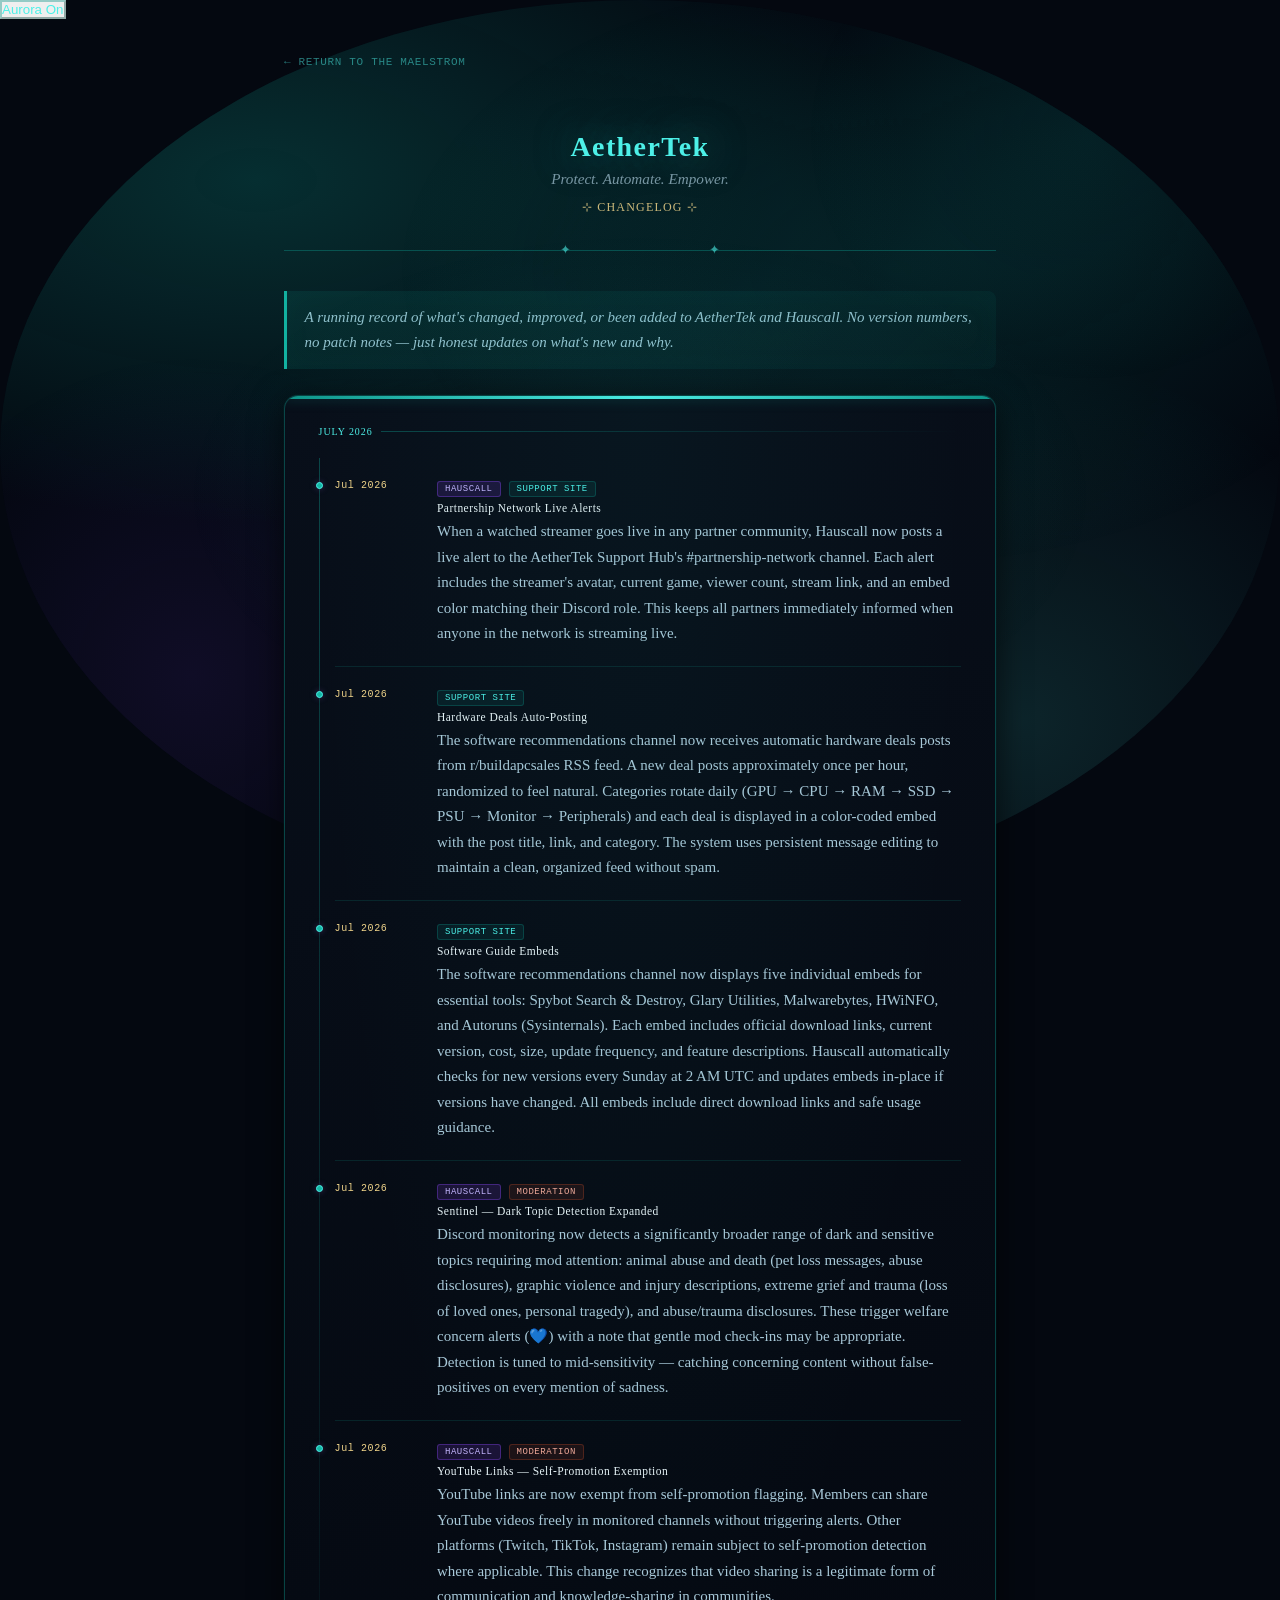
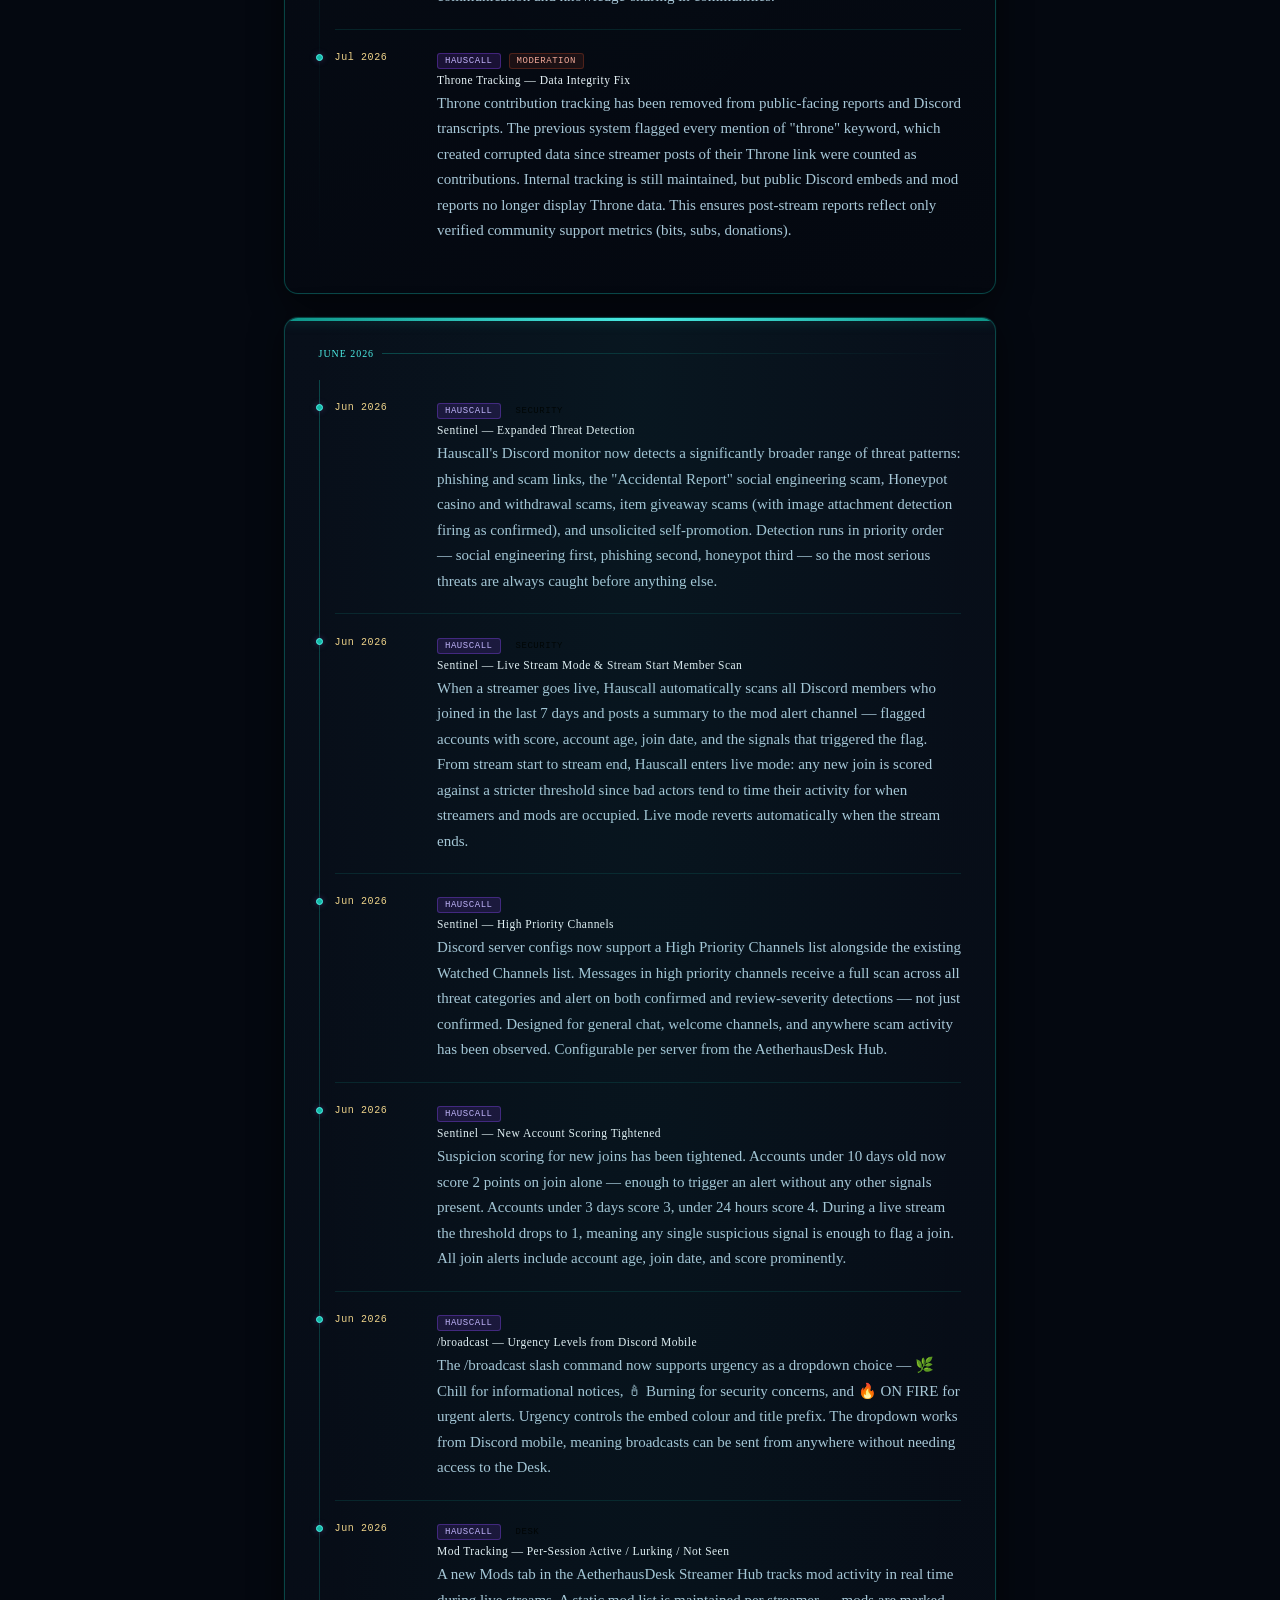
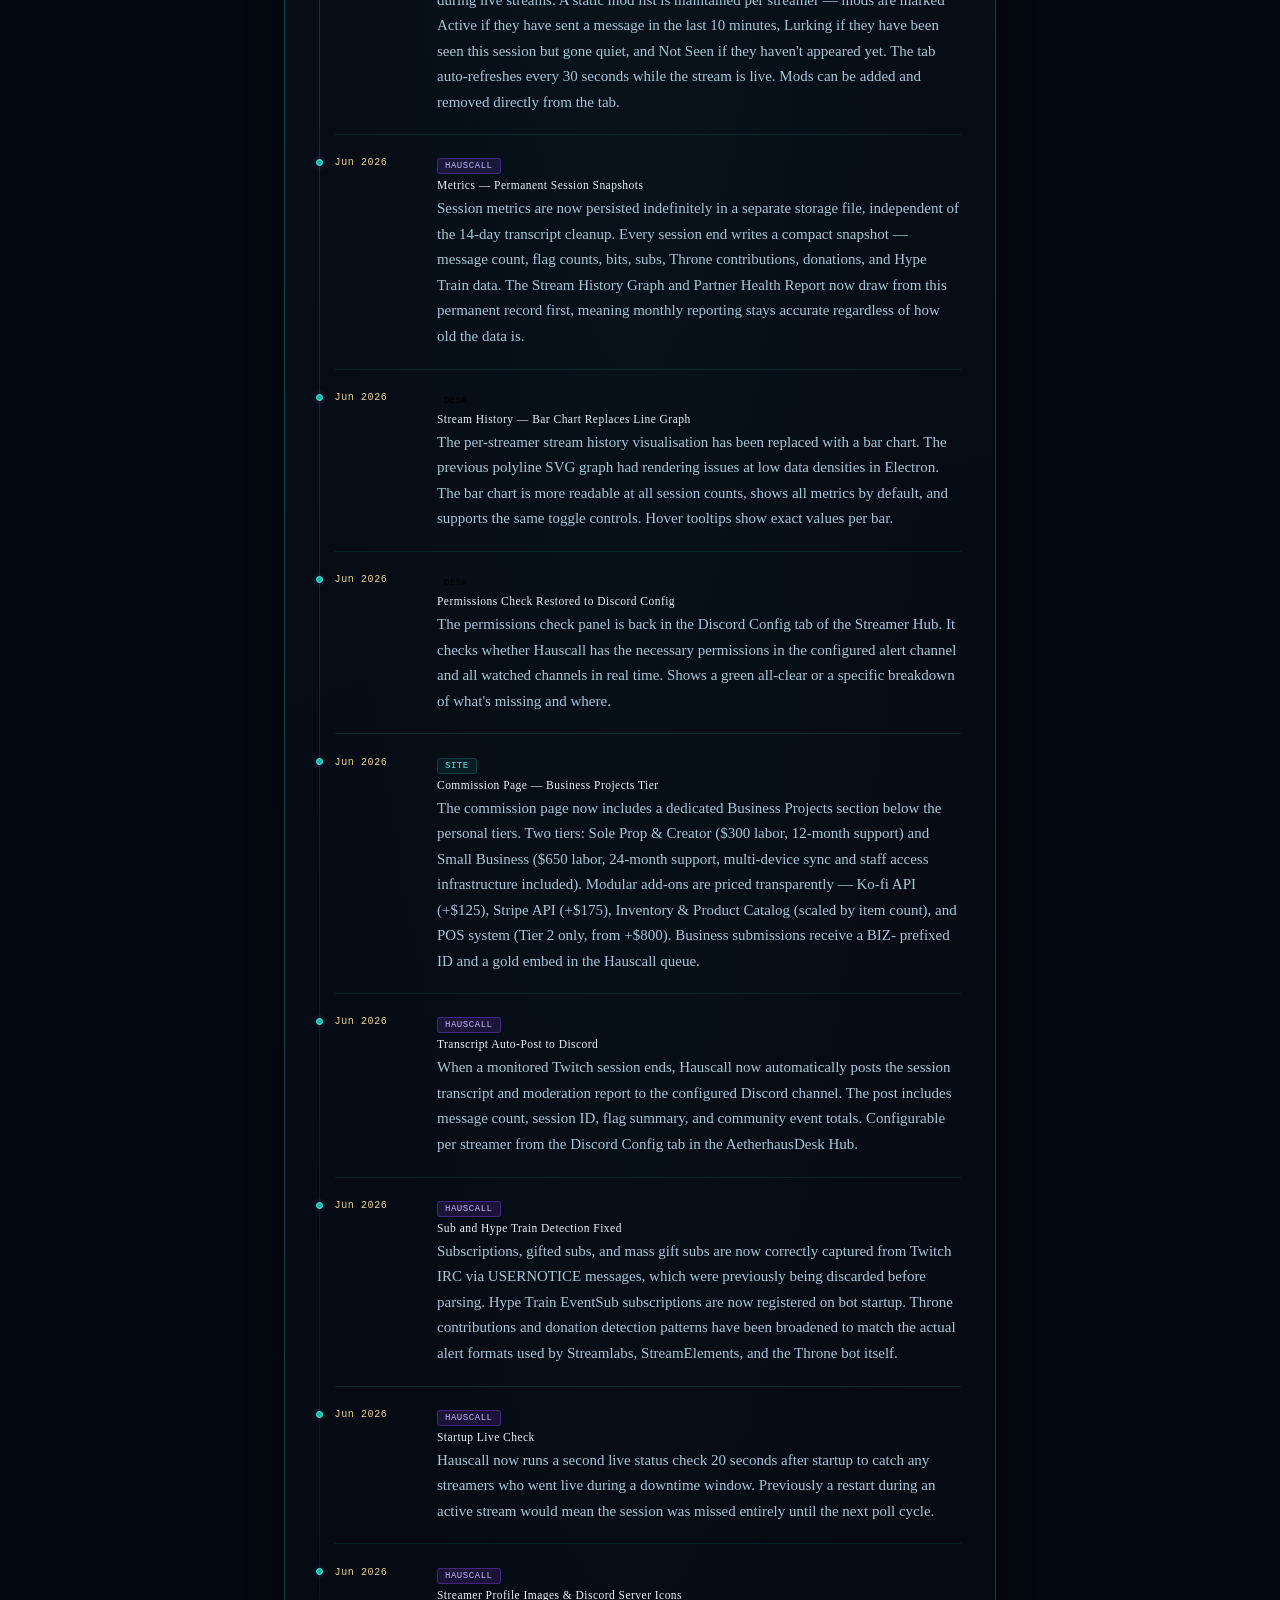
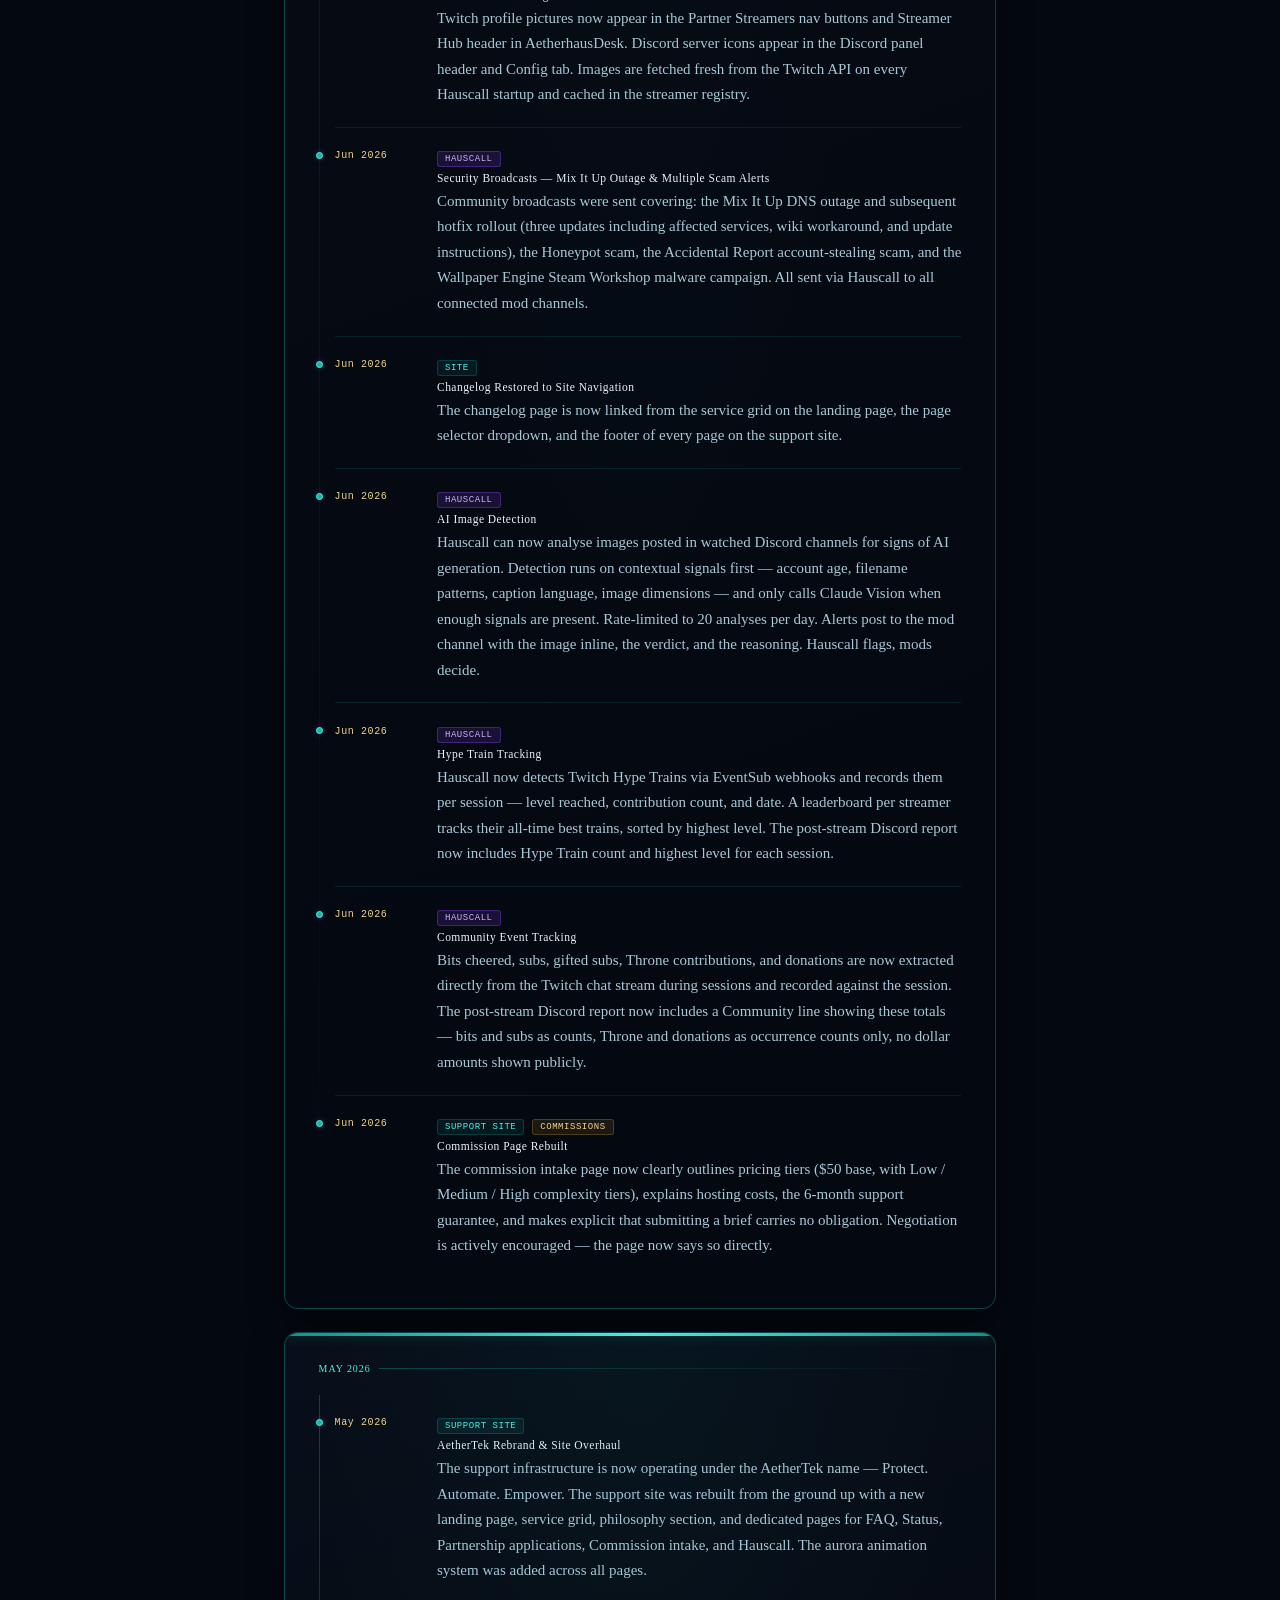
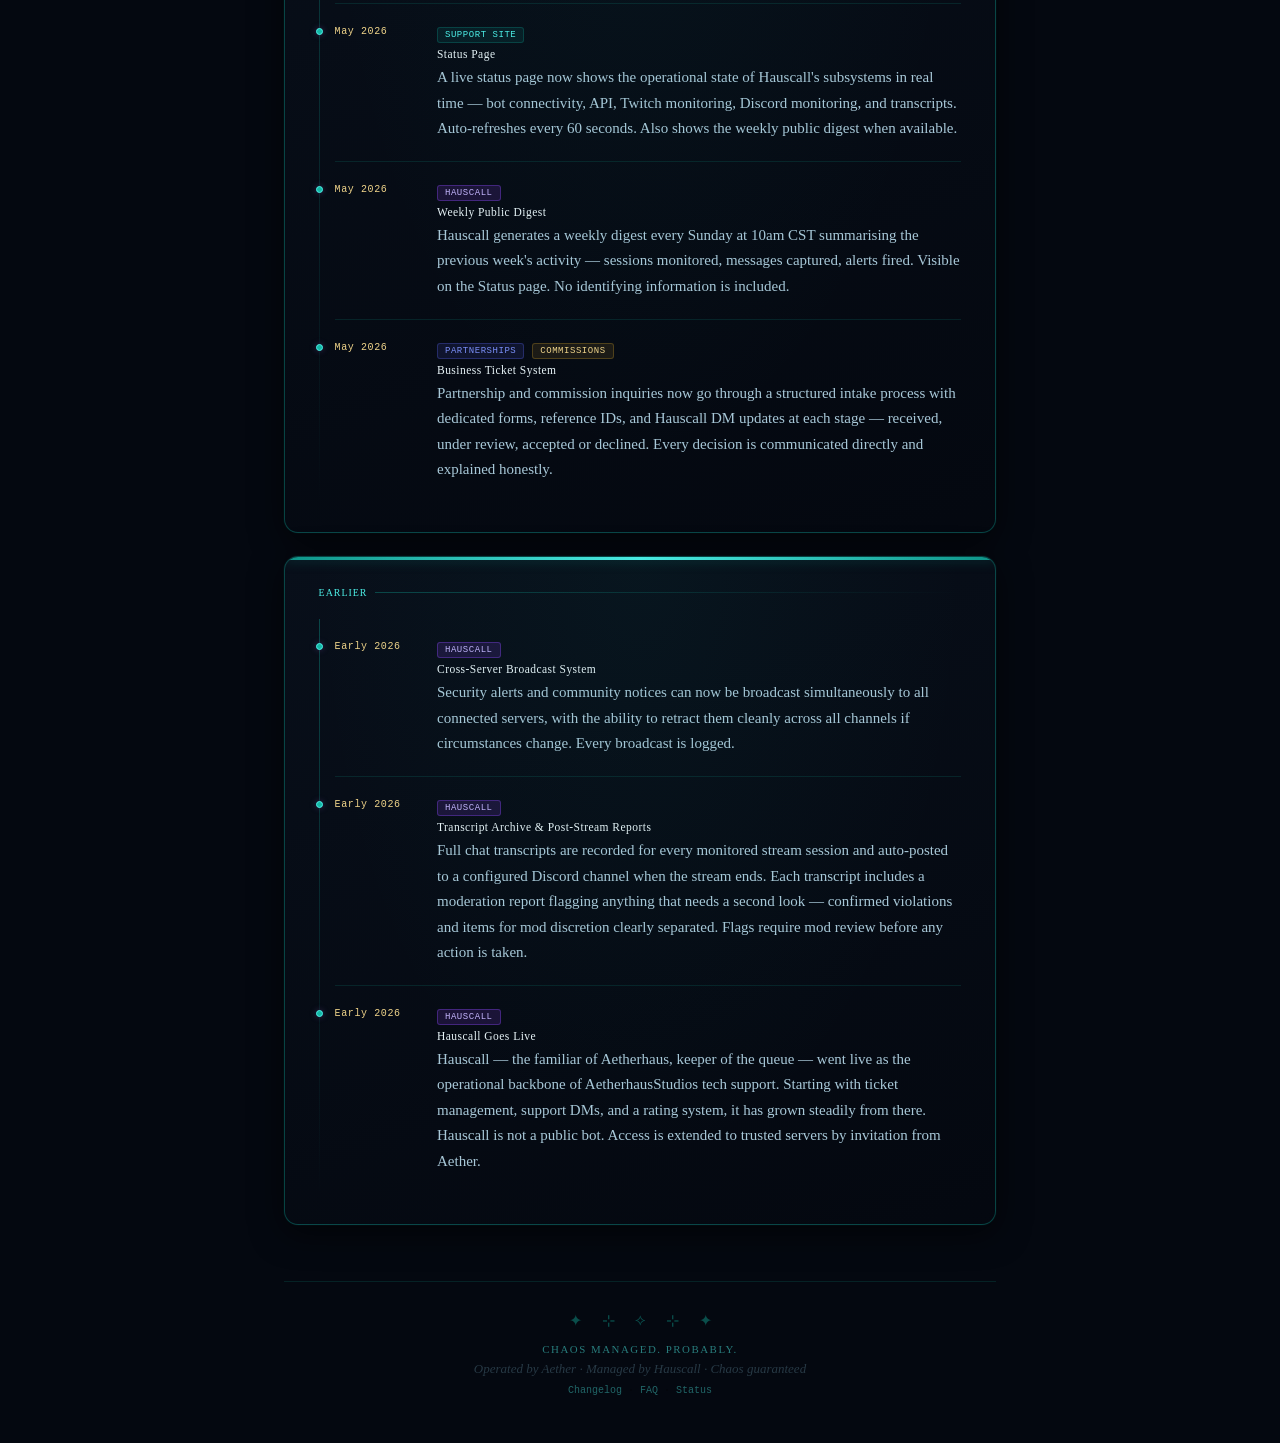
<file: changelog.html>
<!DOCTYPE html>
<html lang="en">
<head>
<meta charset="UTF-8">
<meta name="viewport" content="width=device-width, initial-scale=1.0">
<title>AetherTek — Changelog</title>
<link rel="stylesheet" href="style.css">
<script>if(localStorage.getItem('aurora')!=='off'){document.documentElement.classList.add('aurora-on');}</script>
<style>
  .changelog-entry {
    display: flex;
    gap: 1.4rem;
    padding: 1.2rem 0;
    border-bottom: 1px solid var(--border);
    position: relative;
  }
  .changelog-entry:last-child { border-bottom: none; }
  .changelog-date {
    font-family: 'JetBrains Mono', monospace;
    font-size: 10px; letter-spacing: 0.06em;
    color: var(--gold-light);
    white-space: nowrap;
    padding-top: 3px;
    min-width: 80px;
    flex-shrink: 0;
  }
  .changelog-body { flex: 1; }
  .changelog-tag {
    display: inline-block;
    font-family: 'JetBrains Mono', monospace;
    font-size: 9px; letter-spacing: 0.06em; text-transform: uppercase;
    padding: 2px 7px; border-radius: 3px;
    margin-bottom: 5px; margin-right: 4px;
  }
  .tag-hauscall  { background: rgba(145,70,255,0.15); border: 1px solid rgba(145,70,255,0.35); color: #c4b5fd; }
  .tag-site      { background: rgba(13,148,136,0.12); border: 1px solid rgba(13,148,136,0.3);  color: var(--amethyst-light); }
  .tag-commissions { background: rgba(196,150,42,0.12); border: 1px solid rgba(196,150,42,0.3); color: var(--gold-light); }
  .tag-partnerships { background: rgba(88,101,242,0.12); border: 1px solid rgba(88,101,242,0.3); color: #7a8ff8; }
  .tag-moderation { background: rgba(196,74,42,0.12); border: 1px solid rgba(196,74,42,0.3); color: #f0a898; }
  .changelog-title {
    font-family: 'Cinzel Decorative', serif;
    font-size: 0.72rem; letter-spacing: 0.04em;
    color: var(--parchment);
    margin-bottom: 5px;
  }
  .changelog-desc {
    font-family: 'Crimson Pro', serif;
    font-size: 15px; color: var(--parchment-dim);
    line-height: 1.7;
  }
  .changelog-timeline {
    position: relative;
    padding-left: 1rem;
  }
  .changelog-timeline::before {
    content: '';
    position: absolute;
    left: 0; top: 0; bottom: 0;
    width: 1px;
    background: linear-gradient(180deg, var(--border-strong), transparent);
  }
  .changelog-dot {
    position: absolute;
    left: -1rem;
    top: 1.5rem;
    width: 7px; height: 7px;
    border-radius: 50%;
    background: var(--amethyst-mid);
    border: 1px solid var(--amethyst-light);
    box-shadow: 0 0 6px rgba(124,77,170,0.4);
    transform: translateX(-3px);
  }
</style>
</head>
<body>
<div id="aurora-layer" aria-hidden="true"><div class="a1"></div><div class="a2"></div><div class="a3"></div></div>
<button class="aurora-toggle" onclick="toggleAurora()" id="aurora-toggle-btn">
  <span class="aurora-toggle-dot"></span>
  <span id="aurora-toggle-label">Aurora</span>
</button>

<div class="page-wrap">
  <a class="back-link" href="index.html">← Return to the Maelstrom</a>

  <header class="site-header">
    <h1 class="site-title">AetherTek</h1>
    <p class="site-sub">Protect. Automate. Empower.</p>
    <p class="page-title">⊹ Changelog ⊹</p>
  </header>

  <div class="lore-aside">A running record of what's changed, improved, or been added to AetherTek and Hauscall. No version numbers, no patch notes — just honest updates on what's new and why.</div>

  <!-- JULY 2026 -->
  <div class="form-section">
    <div class="section-label">July 2026</div>
    <div class="changelog-timeline">

      <div class="changelog-entry">
        <div class="changelog-dot"></div>
        <div class="changelog-date">Jul 2026</div>
        <div class="changelog-body">
          <span class="changelog-tag tag-hauscall">Hauscall</span>
          <span class="changelog-tag tag-site">Support Site</span>
          <div class="changelog-title">Partnership Network Live Alerts</div>
          <div class="changelog-desc">When a watched streamer goes live in any partner community, Hauscall now posts a live alert to the AetherTek Support Hub's #partnership-network channel. Each alert includes the streamer's avatar, current game, viewer count, stream link, and an embed color matching their Discord role. This keeps all partners immediately informed when anyone in the network is streaming live.</div>
        </div>
      </div>

      <div class="changelog-entry">
        <div class="changelog-dot"></div>
        <div class="changelog-date">Jul 2026</div>
        <div class="changelog-body">
          <span class="changelog-tag tag-site">Support Site</span>
          <div class="changelog-title">Hardware Deals Auto-Posting</div>
          <div class="changelog-desc">The software recommendations channel now receives automatic hardware deals posts from r/buildapcsales RSS feed. A new deal posts approximately once per hour, randomized to feel natural. Categories rotate daily (GPU → CPU → RAM → SSD → PSU → Monitor → Peripherals) and each deal is displayed in a color-coded embed with the post title, link, and category. The system uses persistent message editing to maintain a clean, organized feed without spam.</div>
        </div>
      </div>

      <div class="changelog-entry">
        <div class="changelog-dot"></div>
        <div class="changelog-date">Jul 2026</div>
        <div class="changelog-body">
          <span class="changelog-tag tag-site">Support Site</span>
          <div class="changelog-title">Software Guide Embeds</div>
          <div class="changelog-desc">The software recommendations channel now displays five individual embeds for essential tools: Spybot Search & Destroy, Glary Utilities, Malwarebytes, HWiNFO, and Autoruns (Sysinternals). Each embed includes official download links, current version, cost, size, update frequency, and feature descriptions. Hauscall automatically checks for new versions every Sunday at 2 AM UTC and updates embeds in-place if versions have changed. All embeds include direct download links and safe usage guidance.</div>
        </div>
      </div>

      <div class="changelog-entry">
        <div class="changelog-dot"></div>
        <div class="changelog-date">Jul 2026</div>
        <div class="changelog-body">
          <span class="changelog-tag tag-hauscall">Hauscall</span>
          <span class="changelog-tag tag-moderation">Moderation</span>
          <div class="changelog-title">Sentinel — Dark Topic Detection Expanded</div>
          <div class="changelog-desc">Discord monitoring now detects a significantly broader range of dark and sensitive topics requiring mod attention: animal abuse and death (pet loss messages, abuse disclosures), graphic violence and injury descriptions, extreme grief and trauma (loss of loved ones, personal tragedy), and abuse/trauma disclosures. These trigger welfare concern alerts (💙) with a note that gentle mod check-ins may be appropriate. Detection is tuned to mid-sensitivity — catching concerning content without false-positives on every mention of sadness.</div>
        </div>
      </div>

      <div class="changelog-entry">
        <div class="changelog-dot"></div>
        <div class="changelog-date">Jul 2026</div>
        <div class="changelog-body">
          <span class="changelog-tag tag-hauscall">Hauscall</span>
          <span class="changelog-tag tag-moderation">Moderation</span>
          <div class="changelog-title">YouTube Links — Self-Promotion Exemption</div>
          <div class="changelog-desc">YouTube links are now exempt from self-promotion flagging. Members can share YouTube videos freely in monitored channels without triggering alerts. Other platforms (Twitch, TikTok, Instagram) remain subject to self-promotion detection where applicable. This change recognizes that video sharing is a legitimate form of communication and knowledge-sharing in communities.</div>
        </div>
      </div>

      <div class="changelog-entry">
        <div class="changelog-dot"></div>
        <div class="changelog-date">Jul 2026</div>
        <div class="changelog-body">
          <span class="changelog-tag tag-hauscall">Hauscall</span>
          <span class="changelog-tag tag-moderation">Moderation</span>
          <div class="changelog-title">Throne Tracking — Data Integrity Fix</div>
          <div class="changelog-desc">Throne contribution tracking has been removed from public-facing reports and Discord transcripts. The previous system flagged every mention of "throne" keyword, which created corrupted data since streamer posts of their Throne link were counted as contributions. Internal tracking is still maintained, but public Discord embeds and mod reports no longer display Throne data. This ensures post-stream reports reflect only verified community support metrics (bits, subs, donations).</div>
        </div>
      </div>

    </div>
  </div>

  <!-- JUNE 2026 -->
  <div class="form-section">
    <div class="section-label">June 2026</div>
    <div class="changelog-timeline">

      <div class="changelog-entry">
        <div class="changelog-dot"></div>
        <div class="changelog-date">Jun 2026</div>
        <div class="changelog-body">
          <span class="changelog-tag tag-hauscall">Hauscall</span>
          <span class="changelog-tag tag-security">Security</span>
          <div class="changelog-title">Sentinel — Expanded Threat Detection</div>
          <div class="changelog-desc">Hauscall's Discord monitor now detects a significantly broader range of threat patterns: phishing and scam links, the "Accidental Report" social engineering scam, Honeypot casino and withdrawal scams, item giveaway scams (with image attachment detection firing as confirmed), and unsolicited self-promotion. Detection runs in priority order — social engineering first, phishing second, honeypot third — so the most serious threats are always caught before anything else.</div>
        </div>
      </div>

      <div class="changelog-entry">
        <div class="changelog-dot"></div>
        <div class="changelog-date">Jun 2026</div>
        <div class="changelog-body">
          <span class="changelog-tag tag-hauscall">Hauscall</span>
          <span class="changelog-tag tag-security">Security</span>
          <div class="changelog-title">Sentinel — Live Stream Mode &amp; Stream Start Member Scan</div>
          <div class="changelog-desc">When a streamer goes live, Hauscall automatically scans all Discord members who joined in the last 7 days and posts a summary to the mod alert channel — flagged accounts with score, account age, join date, and the signals that triggered the flag. From stream start to stream end, Hauscall enters live mode: any new join is scored against a stricter threshold since bad actors tend to time their activity for when streamers and mods are occupied. Live mode reverts automatically when the stream ends.</div>
        </div>
      </div>

      <div class="changelog-entry">
        <div class="changelog-dot"></div>
        <div class="changelog-date">Jun 2026</div>
        <div class="changelog-body">
          <span class="changelog-tag tag-hauscall">Hauscall</span>
          <div class="changelog-title">Sentinel — High Priority Channels</div>
          <div class="changelog-desc">Discord server configs now support a High Priority Channels list alongside the existing Watched Channels list. Messages in high priority channels receive a full scan across all threat categories and alert on both confirmed and review-severity detections — not just confirmed. Designed for general chat, welcome channels, and anywhere scam activity has been observed. Configurable per server from the AetherhausDesk Hub.</div>
        </div>
      </div>

      <div class="changelog-entry">
        <div class="changelog-dot"></div>
        <div class="changelog-date">Jun 2026</div>
        <div class="changelog-body">
          <span class="changelog-tag tag-hauscall">Hauscall</span>
          <div class="changelog-title">Sentinel — New Account Scoring Tightened</div>
          <div class="changelog-desc">Suspicion scoring for new joins has been tightened. Accounts under 10 days old now score 2 points on join alone — enough to trigger an alert without any other signals present. Accounts under 3 days score 3, under 24 hours score 4. During a live stream the threshold drops to 1, meaning any single suspicious signal is enough to flag a join. All join alerts include account age, join date, and score prominently.</div>
        </div>
      </div>

      <div class="changelog-entry">
        <div class="changelog-dot"></div>
        <div class="changelog-date">Jun 2026</div>
        <div class="changelog-body">
          <span class="changelog-tag tag-hauscall">Hauscall</span>
          <div class="changelog-title">/broadcast — Urgency Levels from Discord Mobile</div>
          <div class="changelog-desc">The /broadcast slash command now supports urgency as a dropdown choice — 🌿 Chill for informational notices, 🕯 Burning for security concerns, and 🔥 ON FIRE for urgent alerts. Urgency controls the embed colour and title prefix. The dropdown works from Discord mobile, meaning broadcasts can be sent from anywhere without needing access to the Desk.</div>
        </div>
      </div>

      <div class="changelog-entry">
        <div class="changelog-dot"></div>
        <div class="changelog-date">Jun 2026</div>
        <div class="changelog-body">
          <span class="changelog-tag tag-hauscall">Hauscall</span>
          <span class="changelog-tag tag-desk">Desk</span>
          <div class="changelog-title">Mod Tracking — Per-Session Active / Lurking / Not Seen</div>
          <div class="changelog-desc">A new Mods tab in the AetherhausDesk Streamer Hub tracks mod activity in real time during live streams. A static mod list is maintained per streamer — mods are marked Active if they have sent a message in the last 10 minutes, Lurking if they have been seen this session but gone quiet, and Not Seen if they haven't appeared yet. The tab auto-refreshes every 30 seconds while the stream is live. Mods can be added and removed directly from the tab.</div>
        </div>
      </div>

      <div class="changelog-entry">
        <div class="changelog-dot"></div>
        <div class="changelog-date">Jun 2026</div>
        <div class="changelog-body">
          <span class="changelog-tag tag-hauscall">Hauscall</span>
          <div class="changelog-title">Metrics — Permanent Session Snapshots</div>
          <div class="changelog-desc">Session metrics are now persisted indefinitely in a separate storage file, independent of the 14-day transcript cleanup. Every session end writes a compact snapshot — message count, flag counts, bits, subs, Throne contributions, donations, and Hype Train data. The Stream History Graph and Partner Health Report now draw from this permanent record first, meaning monthly reporting stays accurate regardless of how old the data is.</div>
        </div>
      </div>

      <div class="changelog-entry">
        <div class="changelog-dot"></div>
        <div class="changelog-date">Jun 2026</div>
        <div class="changelog-body">
          <span class="changelog-tag tag-desk">Desk</span>
          <div class="changelog-title">Stream History — Bar Chart Replaces Line Graph</div>
          <div class="changelog-desc">The per-streamer stream history visualisation has been replaced with a bar chart. The previous polyline SVG graph had rendering issues at low data densities in Electron. The bar chart is more readable at all session counts, shows all metrics by default, and supports the same toggle controls. Hover tooltips show exact values per bar.</div>
        </div>
      </div>

      <div class="changelog-entry">
        <div class="changelog-dot"></div>
        <div class="changelog-date">Jun 2026</div>
        <div class="changelog-body">
          <span class="changelog-tag tag-desk">Desk</span>
          <div class="changelog-title">Permissions Check Restored to Discord Config</div>
          <div class="changelog-desc">The permissions check panel is back in the Discord Config tab of the Streamer Hub. It checks whether Hauscall has the necessary permissions in the configured alert channel and all watched channels in real time. Shows a green all-clear or a specific breakdown of what's missing and where.</div>
        </div>
      </div>

      <div class="changelog-entry">
        <div class="changelog-dot"></div>
        <div class="changelog-date">Jun 2026</div>
        <div class="changelog-body">
          <span class="changelog-tag tag-site">Site</span>
          <div class="changelog-title">Commission Page — Business Projects Tier</div>
          <div class="changelog-desc">The commission page now includes a dedicated Business Projects section below the personal tiers. Two tiers: Sole Prop &amp; Creator ($300 labor, 12-month support) and Small Business ($650 labor, 24-month support, multi-device sync and staff access infrastructure included). Modular add-ons are priced transparently — Ko-fi API (+$125), Stripe API (+$175), Inventory &amp; Product Catalog (scaled by item count), and POS system (Tier 2 only, from +$800). Business submissions receive a BIZ- prefixed ID and a gold embed in the Hauscall queue.</div>
        </div>
      </div>

      <div class="changelog-entry">
        <div class="changelog-dot"></div>
        <div class="changelog-date">Jun 2026</div>
        <div class="changelog-body">
          <span class="changelog-tag tag-hauscall">Hauscall</span>
          <div class="changelog-title">Transcript Auto-Post to Discord</div>
          <div class="changelog-desc">When a monitored Twitch session ends, Hauscall now automatically posts the session transcript and moderation report to the configured Discord channel. The post includes message count, session ID, flag summary, and community event totals. Configurable per streamer from the Discord Config tab in the AetherhausDesk Hub.</div>
        </div>
      </div>

      <div class="changelog-entry">
        <div class="changelog-dot"></div>
        <div class="changelog-date">Jun 2026</div>
        <div class="changelog-body">
          <span class="changelog-tag tag-hauscall">Hauscall</span>
          <div class="changelog-title">Sub and Hype Train Detection Fixed</div>
          <div class="changelog-desc">Subscriptions, gifted subs, and mass gift subs are now correctly captured from Twitch IRC via USERNOTICE messages, which were previously being discarded before parsing. Hype Train EventSub subscriptions are now registered on bot startup. Throne contributions and donation detection patterns have been broadened to match the actual alert formats used by Streamlabs, StreamElements, and the Throne bot itself.</div>
        </div>
      </div>

      <div class="changelog-entry">
        <div class="changelog-dot"></div>
        <div class="changelog-date">Jun 2026</div>
        <div class="changelog-body">
          <span class="changelog-tag tag-hauscall">Hauscall</span>
          <div class="changelog-title">Startup Live Check</div>
          <div class="changelog-desc">Hauscall now runs a second live status check 20 seconds after startup to catch any streamers who went live during a downtime window. Previously a restart during an active stream would mean the session was missed entirely until the next poll cycle.</div>
        </div>
      </div>

      <div class="changelog-entry">
        <div class="changelog-dot"></div>
        <div class="changelog-date">Jun 2026</div>
        <div class="changelog-body">
          <span class="changelog-tag tag-hauscall">Hauscall</span>
          <div class="changelog-title">Streamer Profile Images &amp; Discord Server Icons</div>
          <div class="changelog-desc">Twitch profile pictures now appear in the Partner Streamers nav buttons and Streamer Hub header in AetherhausDesk. Discord server icons appear in the Discord panel header and Config tab. Images are fetched fresh from the Twitch API on every Hauscall startup and cached in the streamer registry.</div>
        </div>
      </div>

      <div class="changelog-entry">
        <div class="changelog-dot"></div>
        <div class="changelog-date">Jun 2026</div>
        <div class="changelog-body">
          <span class="changelog-tag tag-hauscall">Hauscall</span>
          <div class="changelog-title">Security Broadcasts — Mix It Up Outage &amp; Multiple Scam Alerts</div>
          <div class="changelog-desc">Community broadcasts were sent covering: the Mix It Up DNS outage and subsequent hotfix rollout (three updates including affected services, wiki workaround, and update instructions), the Honeypot scam, the Accidental Report account-stealing scam, and the Wallpaper Engine Steam Workshop malware campaign. All sent via Hauscall to all connected mod channels.</div>
        </div>
      </div>

      <div class="changelog-entry">
        <div class="changelog-dot"></div>
        <div class="changelog-date">Jun 2026</div>
        <div class="changelog-body">
          <span class="changelog-tag tag-site">Site</span>
          <div class="changelog-title">Changelog Restored to Site Navigation</div>
          <div class="changelog-desc">The changelog page is now linked from the service grid on the landing page, the page selector dropdown, and the footer of every page on the support site.</div>
        </div>
      </div>

      <div class="changelog-entry">
        <div class="changelog-dot"></div>
        <div class="changelog-date">Jun 2026</div>
        <div class="changelog-body">
          <span class="changelog-tag tag-hauscall">Hauscall</span>
          <div class="changelog-title">AI Image Detection</div>
          <div class="changelog-desc">Hauscall can now analyse images posted in watched Discord channels for signs of AI generation. Detection runs on contextual signals first — account age, filename patterns, caption language, image dimensions — and only calls Claude Vision when enough signals are present. Rate-limited to 20 analyses per day. Alerts post to the mod channel with the image inline, the verdict, and the reasoning. Hauscall flags, mods decide.</div>
        </div>
      </div>

      <div class="changelog-entry">
        <div class="changelog-dot"></div>
        <div class="changelog-date">Jun 2026</div>
        <div class="changelog-body">
          <span class="changelog-tag tag-hauscall">Hauscall</span>
          <div class="changelog-title">Hype Train Tracking</div>
          <div class="changelog-desc">Hauscall now detects Twitch Hype Trains via EventSub webhooks and records them per session — level reached, contribution count, and date. A leaderboard per streamer tracks their all-time best trains, sorted by highest level. The post-stream Discord report now includes Hype Train count and highest level for each session.</div>
        </div>
      </div>

      <div class="changelog-entry">
        <div class="changelog-dot"></div>
        <div class="changelog-date">Jun 2026</div>
        <div class="changelog-body">
          <span class="changelog-tag tag-hauscall">Hauscall</span>
          <div class="changelog-title">Community Event Tracking</div>
          <div class="changelog-desc">Bits cheered, subs, gifted subs, Throne contributions, and donations are now extracted directly from the Twitch chat stream during sessions and recorded against the session. The post-stream Discord report now includes a Community line showing these totals — bits and subs as counts, Throne and donations as occurrence counts only, no dollar amounts shown publicly.</div>
        </div>
      </div>

      <div class="changelog-entry">
        <div class="changelog-dot"></div>
        <div class="changelog-date">Jun 2026</div>
        <div class="changelog-body">
          <span class="changelog-tag tag-site">Support Site</span>
          <span class="changelog-tag tag-commissions">Commissions</span>
          <div class="changelog-title">Commission Page Rebuilt</div>
          <div class="changelog-desc">The commission intake page now clearly outlines pricing tiers ($50 base, with Low / Medium / High complexity tiers), explains hosting costs, the 6-month support guarantee, and makes explicit that submitting a brief carries no obligation. Negotiation is actively encouraged — the page now says so directly.</div>
        </div>
      </div>

    </div>
  </div>

  <!-- MAY 2026 -->
  <div class="form-section">
    <div class="section-label">May 2026</div>
    <div class="changelog-timeline">

      <div class="changelog-entry">
        <div class="changelog-dot"></div>
        <div class="changelog-date">May 2026</div>
        <div class="changelog-body">
          <span class="changelog-tag tag-site">Support Site</span>
          <div class="changelog-title">AetherTek Rebrand & Site Overhaul</div>
          <div class="changelog-desc">The support infrastructure is now operating under the AetherTek name — Protect. Automate. Empower. The support site was rebuilt from the ground up with a new landing page, service grid, philosophy section, and dedicated pages for FAQ, Status, Partnership applications, Commission intake, and Hauscall. The aurora animation system was added across all pages.</div>
        </div>
      </div>

      <div class="changelog-entry">
        <div class="changelog-dot"></div>
        <div class="changelog-date">May 2026</div>
        <div class="changelog-body">
          <span class="changelog-tag tag-site">Support Site</span>
          <div class="changelog-title">Status Page</div>
          <div class="changelog-desc">A live status page now shows the operational state of Hauscall's subsystems in real time — bot connectivity, API, Twitch monitoring, Discord monitoring, and transcripts. Auto-refreshes every 60 seconds. Also shows the weekly public digest when available.</div>
        </div>
      </div>

      <div class="changelog-entry">
        <div class="changelog-dot"></div>
        <div class="changelog-date">May 2026</div>
        <div class="changelog-body">
          <span class="changelog-tag tag-hauscall">Hauscall</span>
          <div class="changelog-title">Weekly Public Digest</div>
          <div class="changelog-desc">Hauscall generates a weekly digest every Sunday at 10am CST summarising the previous week's activity — sessions monitored, messages captured, alerts fired. Visible on the Status page. No identifying information is included.</div>
        </div>
      </div>

      <div class="changelog-entry">
        <div class="changelog-dot"></div>
        <div class="changelog-date">May 2026</div>
        <div class="changelog-body">
          <span class="changelog-tag tag-partnerships">Partnerships</span>
          <span class="changelog-tag tag-commissions">Commissions</span>
          <div class="changelog-title">Business Ticket System</div>
          <div class="changelog-desc">Partnership and commission inquiries now go through a structured intake process with dedicated forms, reference IDs, and Hauscall DM updates at each stage — received, under review, accepted or declined. Every decision is communicated directly and explained honestly.</div>
        </div>
      </div>

    </div>
  </div>

  <!-- EARLIER -->
  <div class="form-section">
    <div class="section-label">Earlier</div>
    <div class="changelog-timeline">

      <div class="changelog-entry">
        <div class="changelog-dot"></div>
        <div class="changelog-date">Early 2026</div>
        <div class="changelog-body">
          <span class="changelog-tag tag-hauscall">Hauscall</span>
          <div class="changelog-title">Cross-Server Broadcast System</div>
          <div class="changelog-desc">Security alerts and community notices can now be broadcast simultaneously to all connected servers, with the ability to retract them cleanly across all channels if circumstances change. Every broadcast is logged.</div>
        </div>
      </div>

      <div class="changelog-entry">
        <div class="changelog-dot"></div>
        <div class="changelog-date">Early 2026</div>
        <div class="changelog-body">
          <span class="changelog-tag tag-hauscall">Hauscall</span>
          <div class="changelog-title">Transcript Archive & Post-Stream Reports</div>
          <div class="changelog-desc">Full chat transcripts are recorded for every monitored stream session and auto-posted to a configured Discord channel when the stream ends. Each transcript includes a moderation report flagging anything that needs a second look — confirmed violations and items for mod discretion clearly separated. Flags require mod review before any action is taken.</div>
        </div>
      </div>

      <div class="changelog-entry">
        <div class="changelog-dot"></div>
        <div class="changelog-date">Early 2026</div>
        <div class="changelog-body">
          <span class="changelog-tag tag-hauscall">Hauscall</span>
          <div class="changelog-title">Hauscall Goes Live</div>
          <div class="changelog-desc">Hauscall — the familiar of Aetherhaus, keeper of the queue — went live as the operational backbone of AetherhausStudios tech support. Starting with ticket management, support DMs, and a rating system, it has grown steadily from there. Hauscall is not a public bot. Access is extended to trusted servers by invitation from Aether.</div>
        </div>
      </div>

    </div>
  </div>

  <footer class="page-footer">
    <div class="footer-runes"><span>✦</span><span>⊹</span><span>⟡</span><span>⊹</span><span>✦</span></div>
    <p class="footer-slogan">Chaos Managed. Probably.</p>
    <p class="footer-note">Operated by Aether · Managed by Hauscall · Chaos guaranteed</p>
    <p style="margin-top:0.5rem;font-family:'JetBrains Mono',monospace;font-size:10px;opacity:0.4;"><a href="changelog.html" style="color:var(--amethyst-light);text-decoration:none;">Changelog</a> · <a href="faq.html" style="color:var(--amethyst-light);text-decoration:none;">FAQ</a> · <a href="status.html" style="color:var(--amethyst-light);text-decoration:none;">Status</a></p>
  </footer>
</div>

<script>
  function toggleAurora() {
    const isOn = document.documentElement.classList.toggle('aurora-on');
    localStorage.setItem('aurora', isOn ? 'on' : 'off');
    const lbl = document.getElementById('aurora-toggle-label');
    if (lbl) lbl.textContent = isOn ? 'Aurora On' : 'Aurora Off';
  }
  document.addEventListener('DOMContentLoaded', function() {
    const isOn = document.documentElement.classList.contains('aurora-on');
    const lbl = document.getElementById('aurora-toggle-label');
    if (lbl) lbl.textContent = isOn ? 'Aurora On' : 'Aurora Off';
  });
</script>
</body>
</html>
</file>
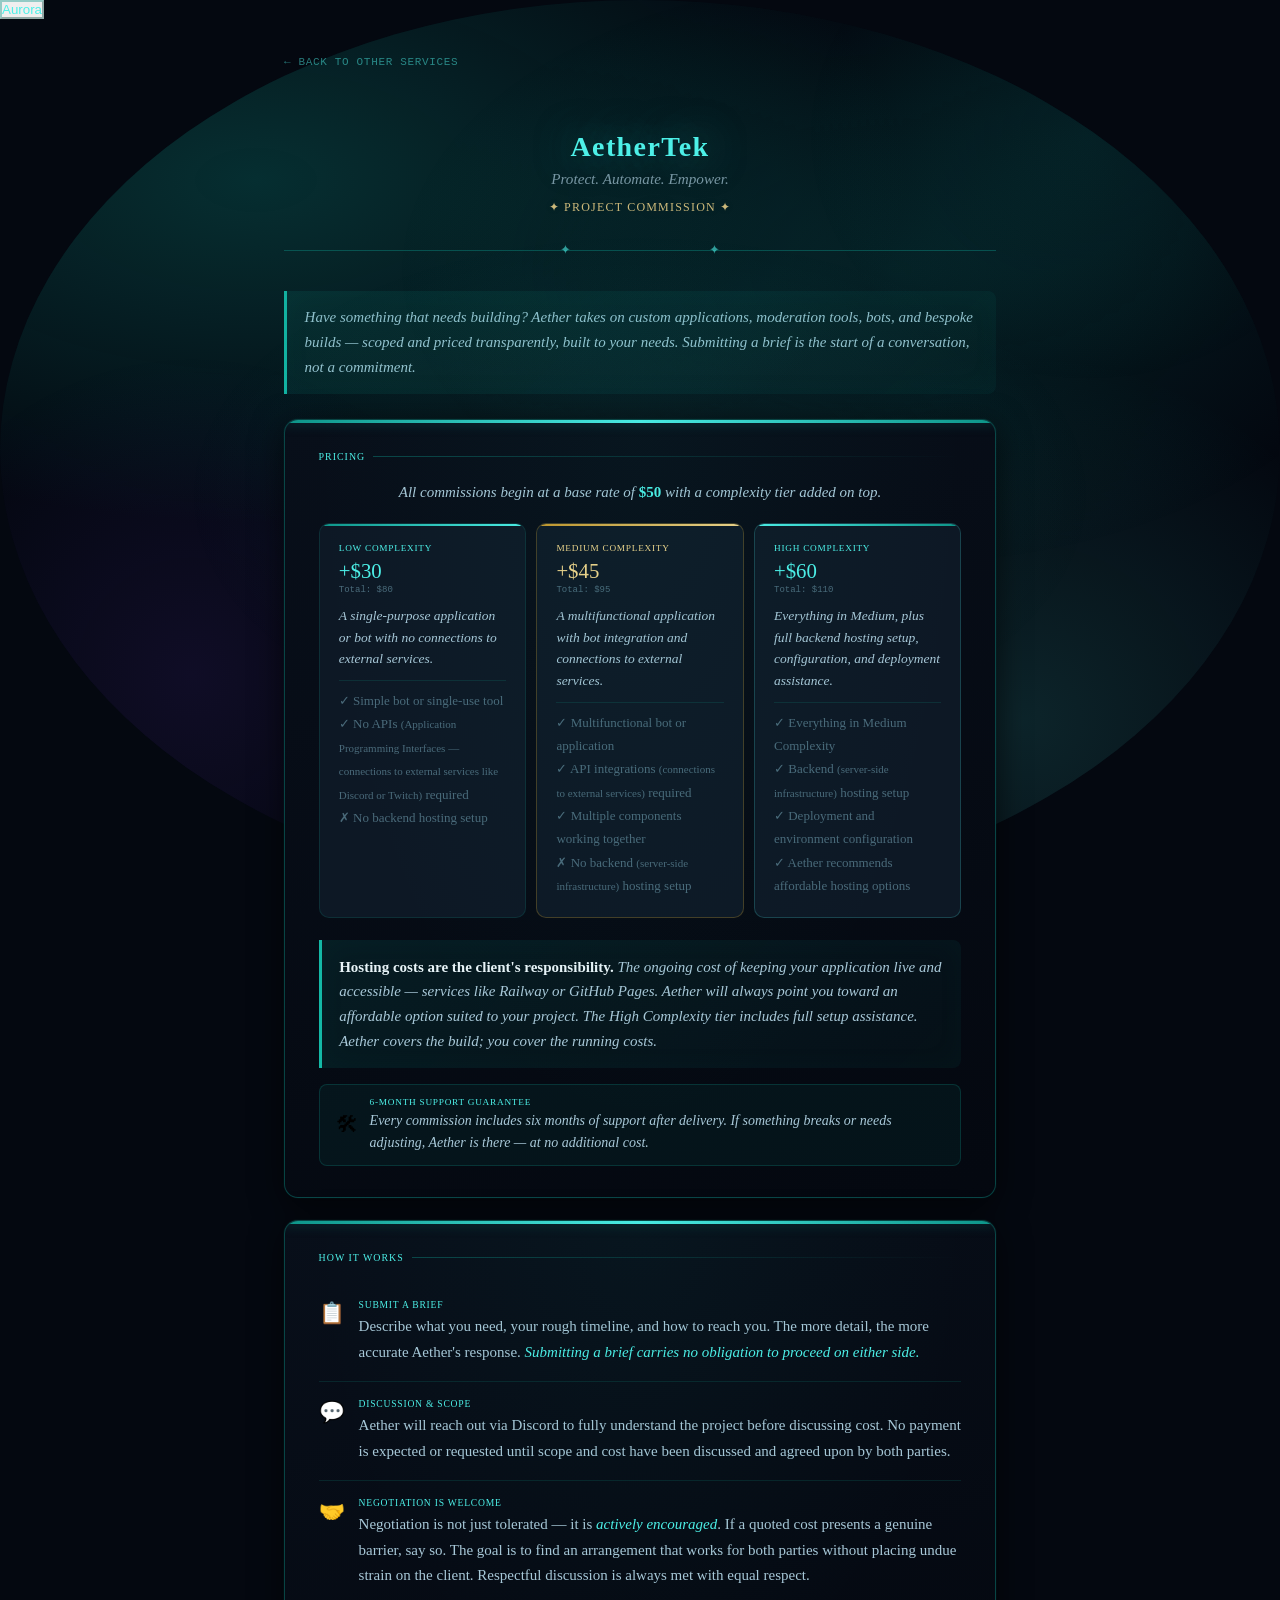
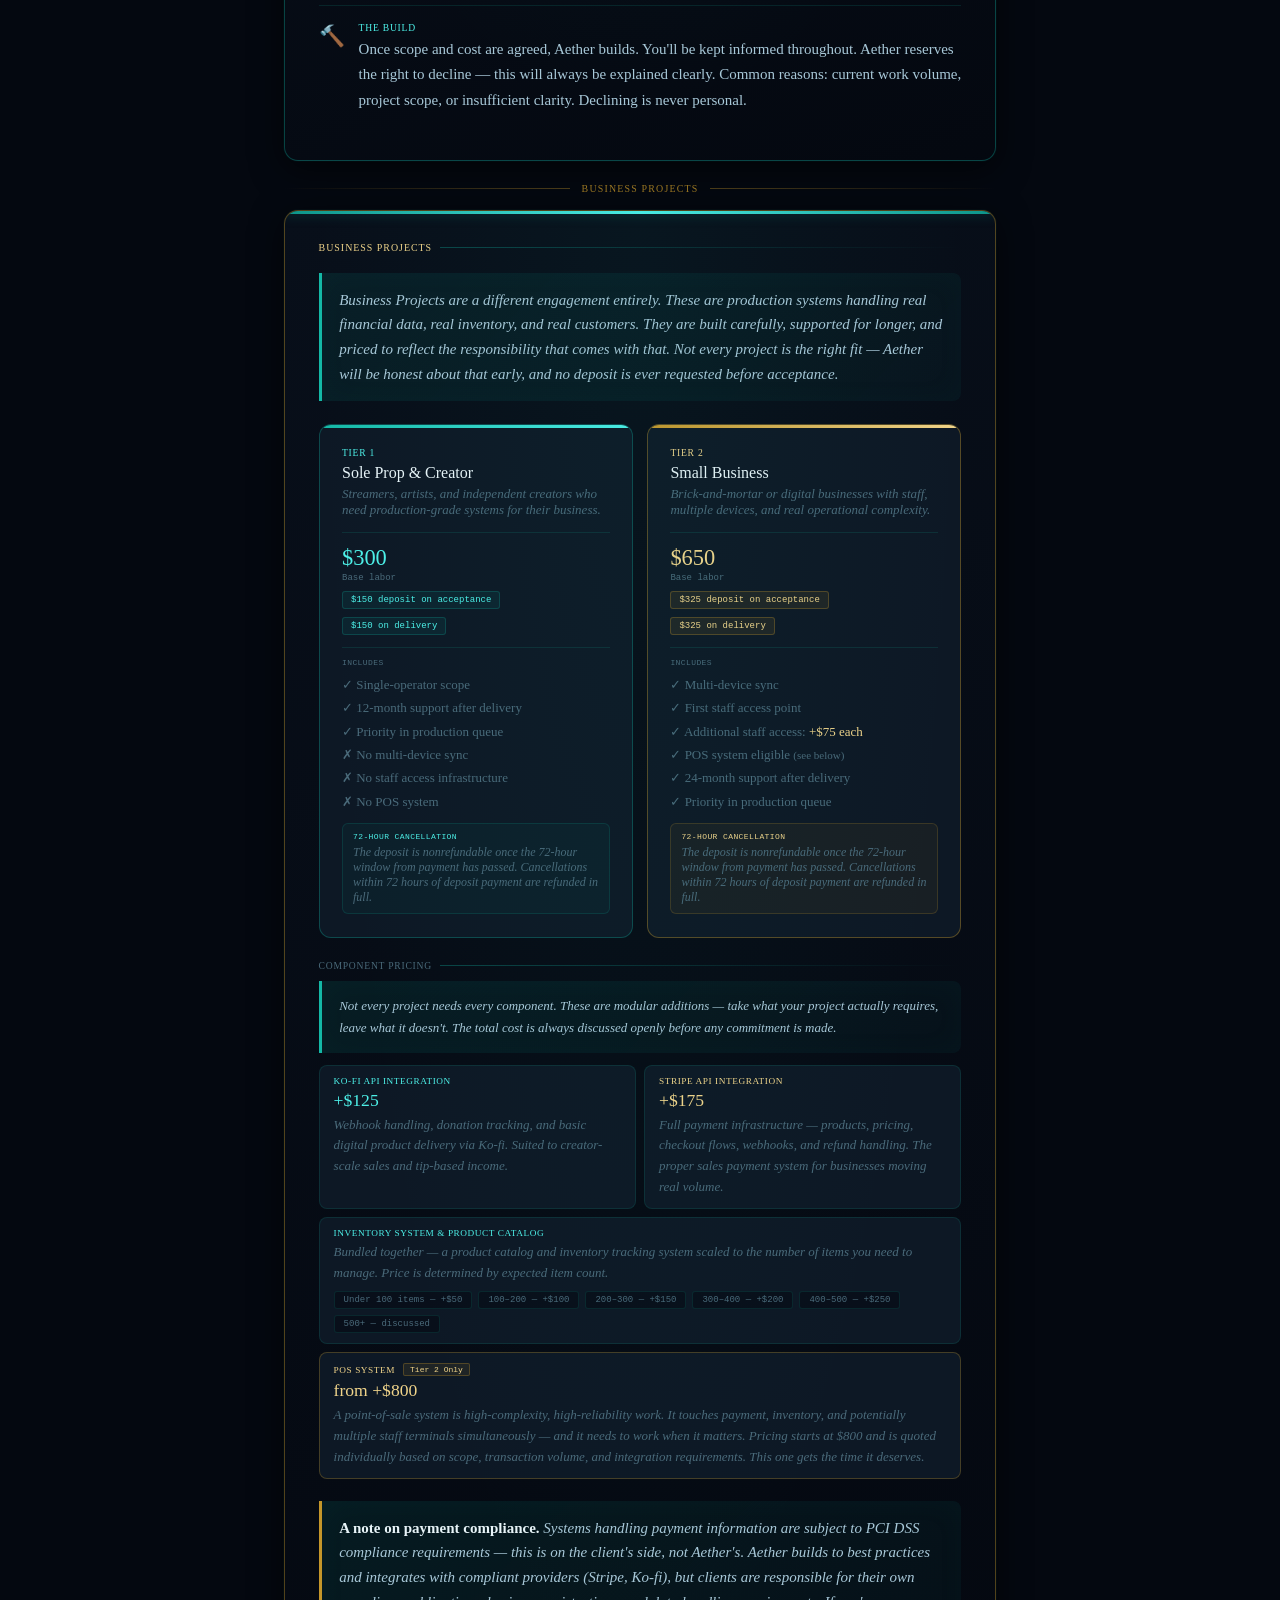
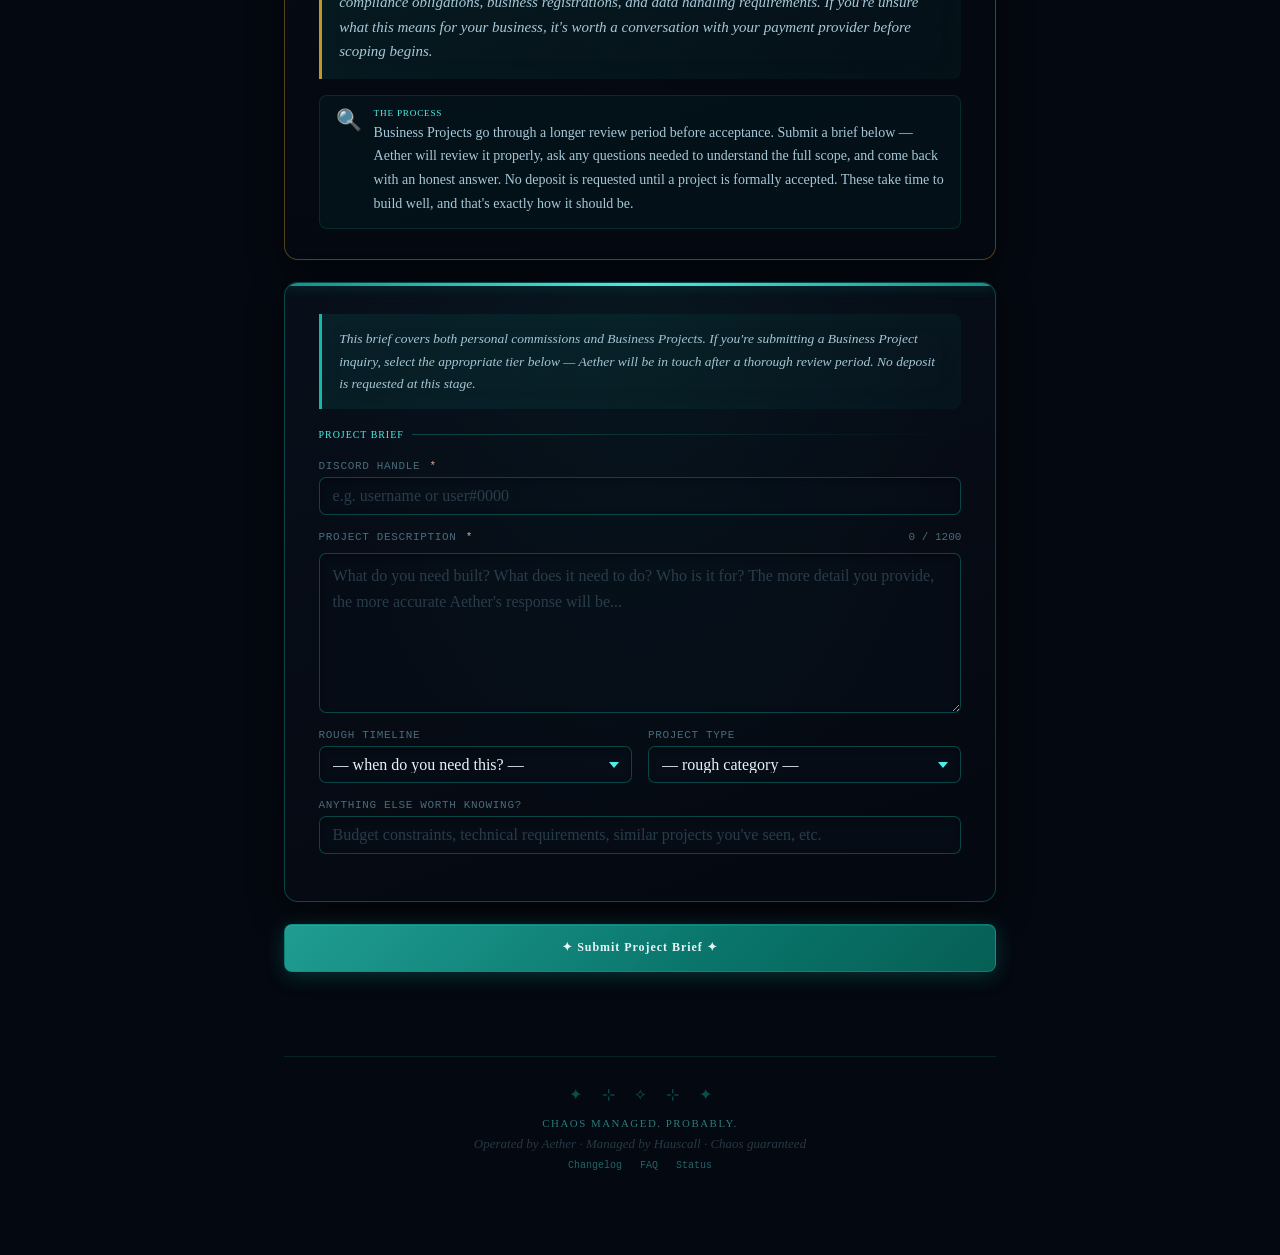
<file: commission.html>
<!DOCTYPE html>
<html lang="en">
<head>
<meta charset="UTF-8">
<meta name="viewport" content="width=device-width, initial-scale=1.0">
<title>AetherhausStudios — Project Commission</title>
<link rel="stylesheet" href="style.css">
<script>
  // Apply aurora to html element before render — no flash
  if (localStorage.getItem('aurora') !== 'off') {
    document.documentElement.classList.add('aurora-on');
  }
</script>
</head>
<body>
<div id="aurora-layer" aria-hidden="true"><div class="a1"></div><div class="a2"></div><div class="a3"></div></div>
<button class="aurora-toggle" onclick="toggleAurora()" id="aurora-toggle-btn">
  <span class="aurora-toggle-dot"></span>
  <span id="aurora-toggle-label">Aurora</span>
</button>
<div class="page-wrap">
  <a class="back-link" href="other.html">← Back to Other Services</a>

  <header class="site-header">
    <h1 class="site-title">AetherTek</h1>
    <p class="site-sub">Protect. Automate. Empower.</p>
    <p class="page-title">✦ Project Commission ✦</p>
  </header>

  <div class="lore-aside">Have something that needs building? Aether takes on custom applications, moderation tools, bots, and bespoke builds — scoped and priced transparently, built to your needs. Submitting a brief is the start of a conversation, not a commitment.</div>

  <!-- PRICING TIERS -->
  <div class="form-section">
    <div class="section-label">Pricing</div>

    <div style="text-align:center;margin-bottom:1.4rem;">
      <span style="font-family:'Crimson Pro',serif;font-style:italic;font-size:15px;color:var(--parchment-dim);">All commissions begin at a base rate of <strong style="font-style:normal;color:var(--amethyst-light);">$50</strong> with a complexity tier added on top.</span>
    </div>

    <div style="display:grid;grid-template-columns:1fr 1fr 1fr;gap:10px;margin-bottom:1.4rem;">

      <div style="background:var(--surface-raised);border:1px solid var(--border);border-radius:10px;padding:1.2rem;position:relative;overflow:hidden;">
        <div style="position:absolute;top:0;left:0;right:0;height:2px;background:linear-gradient(90deg,var(--amethyst),var(--amethyst-light));"></div>
        <div style="font-family:'Cinzel Decorative',serif;font-size:0.58rem;letter-spacing:0.08em;text-transform:uppercase;color:var(--amethyst-light);margin-bottom:6px;">Low Complexity</div>
        <div style="font-family:'Cinzel Decorative',serif;font-size:1.3rem;color:var(--amethyst-light);margin-bottom:2px;">+$30</div>
        <div style="font-family:'JetBrains Mono',monospace;font-size:9px;color:var(--parchment-muted);margin-bottom:10px;">Total: $80</div>
        <div style="font-family:'Crimson Pro',serif;font-style:italic;font-size:13.5px;color:var(--parchment-dim);line-height:1.6;margin-bottom:10px;">A single-purpose application or bot with no connections to external services.</div>
        <div style="border-top:1px solid var(--border);padding-top:8px;font-family:'Crimson Pro',serif;font-size:13px;color:var(--parchment-muted);line-height:1.8;">
          ✓ Simple bot or single-use tool<br>
          ✓ No APIs <span style="font-size:11px;">(Application Programming Interfaces — connections to external services like Discord or Twitch)</span> required<br>
          ✗ No backend hosting setup
        </div>
      </div>

      <div style="background:var(--surface-raised);border:1px solid rgba(196,150,42,0.3);border-radius:10px;padding:1.2rem;position:relative;overflow:hidden;">
        <div style="position:absolute;top:0;left:0;right:0;height:2px;background:linear-gradient(90deg,var(--gold),var(--gold-light));"></div>
        <div style="font-family:'Cinzel Decorative',serif;font-size:0.58rem;letter-spacing:0.08em;text-transform:uppercase;color:var(--gold-light);margin-bottom:6px;">Medium Complexity</div>
        <div style="font-family:'Cinzel Decorative',serif;font-size:1.3rem;color:var(--gold-light);margin-bottom:2px;">+$45</div>
        <div style="font-family:'JetBrains Mono',monospace;font-size:9px;color:var(--parchment-muted);margin-bottom:10px;">Total: $95</div>
        <div style="font-family:'Crimson Pro',serif;font-style:italic;font-size:13.5px;color:var(--parchment-dim);line-height:1.6;margin-bottom:10px;">A multifunctional application with bot integration and connections to external services.</div>
        <div style="border-top:1px solid var(--border);padding-top:8px;font-family:'Crimson Pro',serif;font-size:13px;color:var(--parchment-muted);line-height:1.8;">
          ✓ Multifunctional bot or application<br>
          ✓ API integrations <span style="font-size:11px;">(connections to external services)</span> required<br>
          ✓ Multiple components working together<br>
          ✗ No backend <span style="font-size:11px;">(server-side infrastructure)</span> hosting setup
        </div>
      </div>

      <div style="background:var(--surface-raised);border:1px solid rgba(77,240,232,0.2);border-radius:10px;padding:1.2rem;position:relative;overflow:hidden;">
        <div style="position:absolute;top:0;left:0;right:0;height:2px;background:linear-gradient(90deg,var(--amethyst-light),var(--amethyst));"></div>
        <div style="font-family:'Cinzel Decorative',serif;font-size:0.58rem;letter-spacing:0.08em;text-transform:uppercase;color:var(--amethyst-light);margin-bottom:6px;">High Complexity</div>
        <div style="font-family:'Cinzel Decorative',serif;font-size:1.3rem;color:var(--amethyst-light);margin-bottom:2px;">+$60</div>
        <div style="font-family:'JetBrains Mono',monospace;font-size:9px;color:var(--parchment-muted);margin-bottom:10px;">Total: $110</div>
        <div style="font-family:'Crimson Pro',serif;font-style:italic;font-size:13.5px;color:var(--parchment-dim);line-height:1.6;margin-bottom:10px;">Everything in Medium, plus full backend hosting setup, configuration, and deployment assistance.</div>
        <div style="border-top:1px solid var(--border);padding-top:8px;font-family:'Crimson Pro',serif;font-size:13px;color:var(--parchment-muted);line-height:1.8;">
          ✓ Everything in Medium Complexity<br>
          ✓ Backend <span style="font-size:11px;">(server-side infrastructure)</span> hosting setup<br>
          ✓ Deployment and environment configuration<br>
          ✓ Aether recommends affordable hosting options
        </div>
      </div>

    </div>

    <div class="lore-aside" style="margin-bottom:1rem;">
      <strong style="font-style:normal;color:var(--parchment);">Hosting costs are the client's responsibility.</strong> The ongoing cost of keeping your application live and accessible — services like Railway or GitHub Pages. Aether will always point you toward an affordable option suited to your project. The High Complexity tier includes full setup assistance. Aether covers the build; you cover the running costs.
    </div>

    <div style="display:flex;align-items:center;gap:12px;padding:12px 16px;background:rgba(13,148,136,0.08);border:1px solid rgba(13,148,136,0.25);border-radius:8px;">
      <span style="font-size:1.4rem;flex-shrink:0;">🛠</span>
      <div>
        <div style="font-family:'Cinzel Decorative',serif;font-size:0.58rem;letter-spacing:0.08em;text-transform:uppercase;color:var(--amethyst-light);margin-bottom:3px;">6-Month Support Guarantee</div>
        <div style="font-family:'Crimson Pro',serif;font-style:italic;font-size:14px;color:var(--parchment-dim);line-height:1.55;">Every commission includes six months of support after delivery. If something breaks or needs adjusting, Aether is there — at no additional cost.</div>
      </div>
    </div>
  </div>

  <!-- HOW IT WORKS -->
  <div class="form-section">
    <div class="section-label">How It Works</div>
    <div style="display:flex;flex-direction:column;gap:0;">

      <div style="display:flex;gap:14px;align-items:flex-start;padding:1rem 0;border-bottom:1px solid var(--border);">
        <span style="font-size:1.3rem;flex-shrink:0;margin-top:2px;">📋</span>
        <div>
          <div style="font-family:'Cinzel Decorative',serif;font-size:0.6rem;letter-spacing:0.08em;text-transform:uppercase;color:var(--amethyst-light);margin-bottom:4px;">Submit a Brief</div>
          <div style="font-family:'Crimson Pro',serif;font-size:15px;color:var(--parchment-dim);line-height:1.7;">Describe what you need, your rough timeline, and how to reach you. The more detail, the more accurate Aether's response. <em style="color:var(--amethyst-light);">Submitting a brief carries no obligation to proceed on either side.</em></div>
        </div>
      </div>

      <div style="display:flex;gap:14px;align-items:flex-start;padding:1rem 0;border-bottom:1px solid var(--border);">
        <span style="font-size:1.3rem;flex-shrink:0;margin-top:2px;">💬</span>
        <div>
          <div style="font-family:'Cinzel Decorative',serif;font-size:0.6rem;letter-spacing:0.08em;text-transform:uppercase;color:var(--amethyst-light);margin-bottom:4px;">Discussion & Scope</div>
          <div style="font-family:'Crimson Pro',serif;font-size:15px;color:var(--parchment-dim);line-height:1.7;">Aether will reach out via Discord to fully understand the project before discussing cost. No payment is expected or requested until scope and cost have been discussed and agreed upon by both parties.</div>
        </div>
      </div>

      <div style="display:flex;gap:14px;align-items:flex-start;padding:1rem 0;border-bottom:1px solid var(--border);">
        <span style="font-size:1.3rem;flex-shrink:0;margin-top:2px;">🤝</span>
        <div>
          <div style="font-family:'Cinzel Decorative',serif;font-size:0.6rem;letter-spacing:0.08em;text-transform:uppercase;color:var(--amethyst-light);margin-bottom:4px;">Negotiation is Welcome</div>
          <div style="font-family:'Crimson Pro',serif;font-size:15px;color:var(--parchment-dim);line-height:1.7;">Negotiation is not just tolerated — it is <em style="color:var(--amethyst-light);">actively encouraged</em>. If a quoted cost presents a genuine barrier, say so. The goal is to find an arrangement that works for both parties without placing undue strain on the client. Respectful discussion is always met with equal respect.</div>
        </div>
      </div>

      <div style="display:flex;gap:14px;align-items:flex-start;padding:1rem 0;">
        <span style="font-size:1.3rem;flex-shrink:0;margin-top:2px;">🔨</span>
        <div>
          <div style="font-family:'Cinzel Decorative',serif;font-size:0.6rem;letter-spacing:0.08em;text-transform:uppercase;color:var(--amethyst-light);margin-bottom:4px;">The Build</div>
          <div style="font-family:'Crimson Pro',serif;font-size:15px;color:var(--parchment-dim);line-height:1.7;">Once scope and cost are agreed, Aether builds. You'll be kept informed throughout. Aether reserves the right to decline — this will always be explained clearly. Common reasons: current work volume, project scope, or insufficient clarity. Declining is never personal.</div>
        </div>
      </div>

    </div>
  </div>

  <!-- VISUAL SEPARATOR -->
  <div style="text-align:center;margin:1rem 0;display:flex;align-items:center;gap:12px;">
    <div style="flex:1;height:1px;background:linear-gradient(90deg,transparent,rgba(196,150,42,0.4));"></div>
    <div style="font-family:'Cinzel Decorative',serif;font-size:0.62rem;letter-spacing:0.12em;text-transform:uppercase;color:var(--gold);opacity:0.8;">Business Projects</div>
    <div style="flex:1;height:1px;background:linear-gradient(90deg,rgba(196,150,42,0.4),transparent);"></div>
  </div>

    <!-- BUSINESS PROJECTS SECTION -->
  <div class="form-section" style="border-color:rgba(196,150,42,0.4);margin-top:0;">
    <div class="section-label" style="color:var(--gold-light);">Business Projects</div>

    <div class="lore-aside" style="margin-bottom:1.4rem;">
      Business Projects are a different engagement entirely. These are production systems handling real financial data, real inventory, and real customers. They are built carefully, supported for longer, and priced to reflect the responsibility that comes with that. Not every project is the right fit — Aether will be honest about that early, and no deposit is ever requested before acceptance.
    </div>

    <!-- TWO LARGE TIER PANELS -->
    <div style="display:grid;grid-template-columns:1fr 1fr;gap:14px;margin-bottom:1.4rem;">

      <!-- TIER 1 — SOLE PROP -->
      <div style="background:var(--surface-raised);border:1px solid rgba(13,148,136,0.4);border-radius:12px;padding:1.4rem;position:relative;overflow:hidden;">
        <div style="position:absolute;top:0;left:0;right:0;height:3px;background:linear-gradient(90deg,var(--amethyst-mid),var(--amethyst-light));"></div>
        <div style="font-family:'Cinzel Decorative',serif;font-size:0.6rem;letter-spacing:0.08em;text-transform:uppercase;color:var(--amethyst-light);margin-bottom:6px;">Tier 1</div>
        <div style="font-family:'Cinzel Decorative',serif;font-size:1rem;color:var(--parchment);margin-bottom:4px;">Sole Prop &amp; Creator</div>
        <div style="font-family:'Crimson Pro',serif;font-style:italic;font-size:13px;color:var(--parchment-muted);margin-bottom:14px;">Streamers, artists, and independent creators who need production-grade systems for their business.</div>

        <div style="border-top:1px solid var(--border);padding-top:12px;margin-bottom:12px;">
          <div style="font-family:'Cinzel Decorative',serif;font-size:1.4rem;color:var(--amethyst-light);margin-bottom:2px;">$300</div>
          <div style="font-family:'JetBrains Mono',monospace;font-size:9px;color:var(--parchment-muted);margin-bottom:8px;">Base labor</div>
          <div style="display:flex;gap:8px;flex-wrap:wrap;">
            <div style="font-family:'JetBrains Mono',monospace;font-size:9px;padding:3px 8px;background:rgba(13,148,136,0.1);border:1px solid rgba(13,148,136,0.3);border-radius:3px;color:var(--amethyst-light);">$150 deposit on acceptance</div>
            <div style="font-family:'JetBrains Mono',monospace;font-size:9px;padding:3px 8px;background:rgba(13,148,136,0.1);border:1px solid rgba(13,148,136,0.3);border-radius:3px;color:var(--amethyst-light);">$150 on delivery</div>
          </div>
        </div>

        <div style="border-top:1px solid var(--border);padding-top:10px;margin-bottom:10px;">
          <div style="font-family:'JetBrains Mono',monospace;font-size:8px;text-transform:uppercase;letter-spacing:0.05em;color:var(--parchment-muted);margin-bottom:6px;">Includes</div>
          <div style="font-family:'Crimson Pro',serif;font-size:13px;color:var(--parchment-muted);line-height:1.8;">
            ✓ Single-operator scope<br>
            ✓ 12-month support after delivery<br>
            ✓ Priority in production queue<br>
            ✗ No multi-device sync<br>
            ✗ No staff access infrastructure<br>
            ✗ No POS system
          </div>
        </div>

        <div style="background:rgba(13,148,136,0.06);border:1px solid rgba(13,148,136,0.2);border-radius:6px;padding:8px 10px;">
          <div style="font-family:'JetBrains Mono',monospace;font-size:8px;text-transform:uppercase;letter-spacing:0.05em;color:var(--amethyst-light);margin-bottom:4px;">72-Hour Cancellation</div>
          <div style="font-family:'Crimson Pro',serif;font-style:italic;font-size:12px;color:var(--parchment-muted);">The deposit is nonrefundable once the 72-hour window from payment has passed. Cancellations within 72 hours of deposit payment are refunded in full.</div>
        </div>
      </div>

      <!-- TIER 2 — SMALL BUSINESS -->
      <div style="background:var(--surface-raised);border:1px solid rgba(196,150,42,0.4);border-radius:12px;padding:1.4rem;position:relative;overflow:hidden;">
        <div style="position:absolute;top:0;left:0;right:0;height:3px;background:linear-gradient(90deg,var(--gold),var(--gold-light));"></div>
        <div style="font-family:'Cinzel Decorative',serif;font-size:0.6rem;letter-spacing:0.08em;text-transform:uppercase;color:var(--gold-light);margin-bottom:6px;">Tier 2</div>
        <div style="font-family:'Cinzel Decorative',serif;font-size:1rem;color:var(--parchment);margin-bottom:4px;">Small Business</div>
        <div style="font-family:'Crimson Pro',serif;font-style:italic;font-size:13px;color:var(--parchment-muted);margin-bottom:14px;">Brick-and-mortar or digital businesses with staff, multiple devices, and real operational complexity.</div>

        <div style="border-top:1px solid var(--border);padding-top:12px;margin-bottom:12px;">
          <div style="font-family:'Cinzel Decorative',serif;font-size:1.4rem;color:var(--gold-light);margin-bottom:2px;">$650</div>
          <div style="font-family:'JetBrains Mono',monospace;font-size:9px;color:var(--parchment-muted);margin-bottom:8px;">Base labor</div>
          <div style="display:flex;gap:8px;flex-wrap:wrap;">
            <div style="font-family:'JetBrains Mono',monospace;font-size:9px;padding:3px 8px;background:rgba(196,150,42,0.1);border:1px solid rgba(196,150,42,0.3);border-radius:3px;color:var(--gold-light);">$325 deposit on acceptance</div>
            <div style="font-family:'JetBrains Mono',monospace;font-size:9px;padding:3px 8px;background:rgba(196,150,42,0.1);border:1px solid rgba(196,150,42,0.3);border-radius:3px;color:var(--gold-light);">$325 on delivery</div>
          </div>
        </div>

        <div style="border-top:1px solid var(--border);padding-top:10px;margin-bottom:10px;">
          <div style="font-family:'JetBrains Mono',monospace;font-size:8px;text-transform:uppercase;letter-spacing:0.05em;color:var(--parchment-muted);margin-bottom:6px;">Includes</div>
          <div style="font-family:'Crimson Pro',serif;font-size:13px;color:var(--parchment-muted);line-height:1.8;">
            ✓ Multi-device sync<br>
            ✓ First staff access point<br>
            ✓ Additional staff access: <span style="color:var(--gold-light);">+$75 each</span><br>
            ✓ POS system eligible <span style="font-size:11px;">(see below)</span><br>
            ✓ 24-month support after delivery<br>
            ✓ Priority in production queue
          </div>
        </div>

        <div style="background:rgba(196,150,42,0.06);border:1px solid rgba(196,150,42,0.2);border-radius:6px;padding:8px 10px;">
          <div style="font-family:'JetBrains Mono',monospace;font-size:8px;text-transform:uppercase;letter-spacing:0.05em;color:var(--gold-light);margin-bottom:4px;">72-Hour Cancellation</div>
          <div style="font-family:'Crimson Pro',serif;font-style:italic;font-size:12px;color:var(--parchment-muted);">The deposit is nonrefundable once the 72-hour window from payment has passed. Cancellations within 72 hours of deposit payment are refunded in full.</div>
        </div>
      </div>

    </div>

    <!-- COMPONENT PRICING -->
    <div style="margin-bottom:1.4rem;">
      <div style="font-family:'Cinzel Decorative',serif;font-size:0.6rem;letter-spacing:0.08em;text-transform:uppercase;color:var(--parchment-muted);margin-bottom:10px;display:flex;align-items:center;gap:8px;">
        Component Pricing
        <span style="flex:1;height:1px;background:linear-gradient(90deg,var(--border-strong),transparent);display:block;"></span>
      </div>

      <div class="lore-aside" style="margin-bottom:12px;font-size:13px;">
        Not every project needs every component. These are modular additions — take what your project actually requires, leave what it doesn't. The total cost is always discussed openly before any commitment is made.
      </div>

      <div style="display:grid;grid-template-columns:1fr 1fr;gap:8px;">

        <div style="background:var(--surface-raised);border:1px solid var(--border);border-radius:8px;padding:10px 14px;">
          <div style="font-family:'Cinzel Decorative',serif;font-size:0.58rem;letter-spacing:0.06em;text-transform:uppercase;color:var(--amethyst-light);margin-bottom:4px;">Ko-fi API Integration</div>
          <div style="font-family:'Cinzel Decorative',serif;font-size:1.1rem;color:var(--amethyst-light);margin-bottom:4px;">+$125</div>
          <div style="font-family:'Crimson Pro',serif;font-style:italic;font-size:13px;color:var(--parchment-muted);line-height:1.6;">Webhook handling, donation tracking, and basic digital product delivery via Ko-fi. Suited to creator-scale sales and tip-based income.</div>
        </div>

        <div style="background:var(--surface-raised);border:1px solid var(--border);border-radius:8px;padding:10px 14px;">
          <div style="font-family:'Cinzel Decorative',serif;font-size:0.58rem;letter-spacing:0.06em;text-transform:uppercase;color:var(--gold-light);margin-bottom:4px;">Stripe API Integration</div>
          <div style="font-family:'Cinzel Decorative',serif;font-size:1.1rem;color:var(--gold-light);margin-bottom:4px;">+$175</div>
          <div style="font-family:'Crimson Pro',serif;font-style:italic;font-size:13px;color:var(--parchment-muted);line-height:1.6;">Full payment infrastructure — products, pricing, checkout flows, webhooks, and refund handling. The proper sales payment system for businesses moving real volume.</div>
        </div>

        <div style="background:var(--surface-raised);border:1px solid var(--border);border-radius:8px;padding:10px 14px;grid-column:1/-1;">
          <div style="font-family:'Cinzel Decorative',serif;font-size:0.58rem;letter-spacing:0.06em;text-transform:uppercase;color:var(--amethyst-light);margin-bottom:4px;">Inventory System &amp; Product Catalog</div>
          <div style="font-family:'Crimson Pro',serif;font-style:italic;font-size:13px;color:var(--parchment-muted);margin-bottom:8px;line-height:1.6;">Bundled together — a product catalog and inventory tracking system scaled to the number of items you need to manage. Price is determined by expected item count.</div>
          <div style="display:flex;gap:6px;flex-wrap:wrap;">
            <div style="font-family:'JetBrains Mono',monospace;font-size:9px;padding:3px 9px;background:var(--surface);border:1px solid var(--border);border-radius:3px;color:var(--parchment-muted);">Under 100 items — +$50</div>
            <div style="font-family:'JetBrains Mono',monospace;font-size:9px;padding:3px 9px;background:var(--surface);border:1px solid var(--border);border-radius:3px;color:var(--parchment-muted);">100–200 — +$100</div>
            <div style="font-family:'JetBrains Mono',monospace;font-size:9px;padding:3px 9px;background:var(--surface);border:1px solid var(--border);border-radius:3px;color:var(--parchment-muted);">200–300 — +$150</div>
            <div style="font-family:'JetBrains Mono',monospace;font-size:9px;padding:3px 9px;background:var(--surface);border:1px solid var(--border);border-radius:3px;color:var(--parchment-muted);">300–400 — +$200</div>
            <div style="font-family:'JetBrains Mono',monospace;font-size:9px;padding:3px 9px;background:var(--surface);border:1px solid var(--border);border-radius:3px;color:var(--parchment-muted);">400–500 — +$250</div>
            <div style="font-family:'JetBrains Mono',monospace;font-size:9px;padding:3px 9px;background:var(--surface);border:1px solid var(--border);border-radius:3px;color:var(--parchment-muted);">500+ — discussed</div>
          </div>
        </div>

        <div style="background:var(--surface-raised);border:1px solid rgba(196,150,42,0.3);border-radius:8px;padding:10px 14px;grid-column:1/-1;">
          <div style="display:flex;align-items:center;gap:8px;margin-bottom:4px;">
            <div style="font-family:'Cinzel Decorative',serif;font-size:0.58rem;letter-spacing:0.06em;text-transform:uppercase;color:var(--gold-light);">POS System</div>
            <div style="font-family:'JetBrains Mono',monospace;font-size:8px;padding:1px 6px;background:rgba(196,150,42,0.1);border:1px solid rgba(196,150,42,0.3);border-radius:2px;color:var(--gold-light);">Tier 2 Only</div>
          </div>
          <div style="font-family:'Cinzel Decorative',serif;font-size:1.1rem;color:var(--gold-light);margin-bottom:4px;">from +$800</div>
          <div style="font-family:'Crimson Pro',serif;font-style:italic;font-size:13px;color:var(--parchment-muted);line-height:1.6;">A point-of-sale system is high-complexity, high-reliability work. It touches payment, inventory, and potentially multiple staff terminals simultaneously — and it needs to work when it matters. Pricing starts at $800 and is quoted individually based on scope, transaction volume, and integration requirements. This one gets the time it deserves.</div>
        </div>

      </div>
    </div>

    <!-- COMPLIANCE NOTE -->
    <div class="lore-aside" style="margin-bottom:1rem;border-left-color:var(--gold);">
      <strong style="font-style:normal;color:var(--parchment);">A note on payment compliance.</strong> Systems handling payment information are subject to PCI DSS compliance requirements — this is on the client's side, not Aether's. Aether builds to best practices and integrates with compliant providers (Stripe, Ko-fi), but clients are responsible for their own compliance obligations, business registrations, and data handling requirements. If you're unsure what this means for your business, it's worth a conversation with your payment provider before scoping begins.
    </div>

    <!-- PROCESS NOTE -->
    <div style="display:flex;align-items:flex-start;gap:12px;padding:12px 16px;background:rgba(13,148,136,0.06);border:1px solid rgba(13,148,136,0.2);border-radius:8px;">
      <span style="font-size:1.3rem;flex-shrink:0;">🔍</span>
      <div>
        <div style="font-family:'Cinzel Decorative',serif;font-size:0.58rem;letter-spacing:0.08em;text-transform:uppercase;color:var(--amethyst-light);margin-bottom:3px;">The Process</div>
        <div style="font-family:'Crimson Pro',serif;font-size:14px;color:var(--parchment-dim);line-height:1.7;">Business Projects go through a longer review period before acceptance. Submit a brief below — Aether will review it properly, ask any questions needed to understand the full scope, and come back with an honest answer. No deposit is requested until a project is formally accepted. These take time to build well, and that's exactly how it should be.</div>
      </div>
    </div>

  </div>

  <!-- COMMISSION FORM -->
  <div class="form-section" id="s1">
    <div class="lore-aside" style="margin-bottom:1.2rem;font-size:13.5px;">
      This brief covers both personal commissions and Business Projects. If you're submitting a Business Project inquiry, select the appropriate tier below — Aether will be in touch after a thorough review period. No deposit is requested at this stage.
    </div>
    <div class="section-label">Project Brief</div>
    <div class="field-row full">
      <div class="field-group">
        <label for="c-discord">Discord Handle <span class="req">*</span></label>
        <input type="text" id="c-discord" placeholder="e.g. username or user#0000">
        <span class="error-msg" id="c-discord-err">A Discord handle is required for Aether to reach you.</span>
      </div>
    </div>
    <div class="field-row full">
      <div class="field-group">
        <div style="display:flex;justify-content:space-between;align-items:center;margin-bottom:5px;">
          <label for="c-desc">Project Description <span class="req">*</span></label>
          <span class="char-count" id="c-char">0 / 1200</span>
        </div>
        <textarea id="c-desc" maxlength="1200" style="min-height:160px;"
          placeholder="What do you need built? What does it need to do? Who is it for? The more detail you provide, the more accurate Aether's response will be..."
          oninput="document.getElementById('c-char').textContent=this.value.length+' / 1200'"></textarea>
        <span class="error-msg" id="c-desc-err">A project description is required.</span>
      </div>
    </div>
    <div class="field-row">
      <div class="field-group">
        <label for="c-timeline">Rough Timeline</label>
        <select id="c-timeline">
          <option value="">— when do you need this? —</option>
          <option>As soon as possible</option>
          <option>Within 2 weeks</option>
          <option>Within a month</option>
          <option>1–3 months</option>
          <option>No hard deadline</option>
        </select>
      </div>
      <div class="field-group">
        <label for="c-type">Project Type</label>
        <select id="c-type">
          <option value="">— rough category —</option>
          <optgroup label="Personal Commissions">
            <option>Discord Bot</option>
            <option>Web Application</option>
            <option>Desktop Application</option>
            <option>Moderation Tool</option>
            <option>Automation / Script</option>
            <option>API Integration</option>
            <option>Something Else</option>
          </optgroup>
          <optgroup label="Business Projects">
            <option>Tier 1 — Sole Prop / Creator Business</option>
            <option>Tier 2 — Small Business (B&amp;M or Digital)</option>
          </optgroup>
        </select>
      </div>
    </div>
    <div class="field-row full">
      <div class="field-group">
        <label for="c-extra">Anything Else Worth Knowing?</label>
        <input type="text" id="c-extra" placeholder="Budget constraints, technical requirements, similar projects you've seen, etc.">
      </div>
    </div>
  </div>

  <button class="submit-btn" id="submit-btn" onclick="submitCommission()">✦ Submit Project Brief ✦</button>
  <div class="send-status" id="send-status"></div>

  <div class="success-banner" id="success">
    <span class="success-glyph">✦</span>
    <div class="success-title">Brief Received</div>
    <p class="success-msg">Your project brief has been received and is in Aether's hands.<br>
    Expect a Discord message with Aether's initial thoughts and any clarifying questions.<br><br>
    Transparency first — always.</p>
  </div>

  <footer class="page-footer">
    <div class="footer-runes"><span>✦</span><span>⊹</span><span>⟡</span><span>⊹</span><span>✦</span></div>
    <p class="footer-slogan">Chaos Managed. Probably.</p>
    <p class="footer-note">Operated by Aether · Managed by Hauscall · Chaos guaranteed</p>
    <p style="margin-top:0.5rem;font-family:'JetBrains Mono',monospace;font-size:10px;opacity:0.4;"><a href="changelog.html" style="color:var(--amethyst-light);text-decoration:none;">Changelog</a> · <a href="faq.html" style="color:var(--amethyst-light);text-decoration:none;">FAQ</a> · <a href="status.html" style="color:var(--amethyst-light);text-decoration:none;">Status</a></p>
  </footer>
</div>

<script>
  const HAUSCALL = 'https://hauscall-production.up.railway.app';

  function setStatus(state, msg) {
    document.getElementById('send-status').innerHTML = `<span class="status-dot ${state}"></span>${msg}`;
  }
  function validate() {
    let ok = true;
    const fields = [
      ['c-discord', 'c-discord-err'],
      ['c-desc',    'c-desc-err'],
    ];
    fields.forEach(([id, err]) => {
      const val = document.getElementById(id).value.trim();
      document.getElementById(err).style.display = val ? 'none' : 'block';
      if (!val) ok = false;
    });
    return ok;
  }
  async function submitCommission() {
    if (!validate()) return;
    const btn = document.getElementById('submit-btn');
    btn.disabled = true;
    setStatus('sending', 'Dispatching brief...');

    const discord  = document.getElementById('c-discord').value.trim();
    const desc     = document.getElementById('c-desc').value.trim();
    const timeline = document.getElementById('c-timeline').value || 'not specified';
    const type     = document.getElementById('c-type').value || 'not specified';
    const extra    = document.getElementById('c-extra').value.trim() || 'nothing additional';

    const isBusiness = type.startsWith('Tier 1') || type.startsWith('Tier 2');
    const payload = {
      discord:    discord,
      projType:   type,
      timeline:   timeline,
      desc:       desc,
      extra:      extra,
      isBusiness: isBusiness,
    };

    try {
      const res = await fetch(HAUSCALL + '/commission', { method: 'POST', headers: { 'Content-Type': 'application/json' }, body: JSON.stringify(payload) });
      if (res.ok) {
        setStatus('ok', 'Brief submitted successfully.');
        document.getElementById('s1').style.display = 'none';
        document.querySelectorAll('.lore-aside, .form-section').forEach(el => el.style.display = 'none');
        btn.style.display = 'none';
        document.getElementById('send-status').style.display = 'none';
        document.getElementById('success').style.display = 'block';
      } else { throw new Error(); }
    } catch {
      setStatus('err', 'Submission failed — please try again or reach out via Discord.');
      btn.disabled = false;
    }
  }
</script>
</body>
</html>
</file>
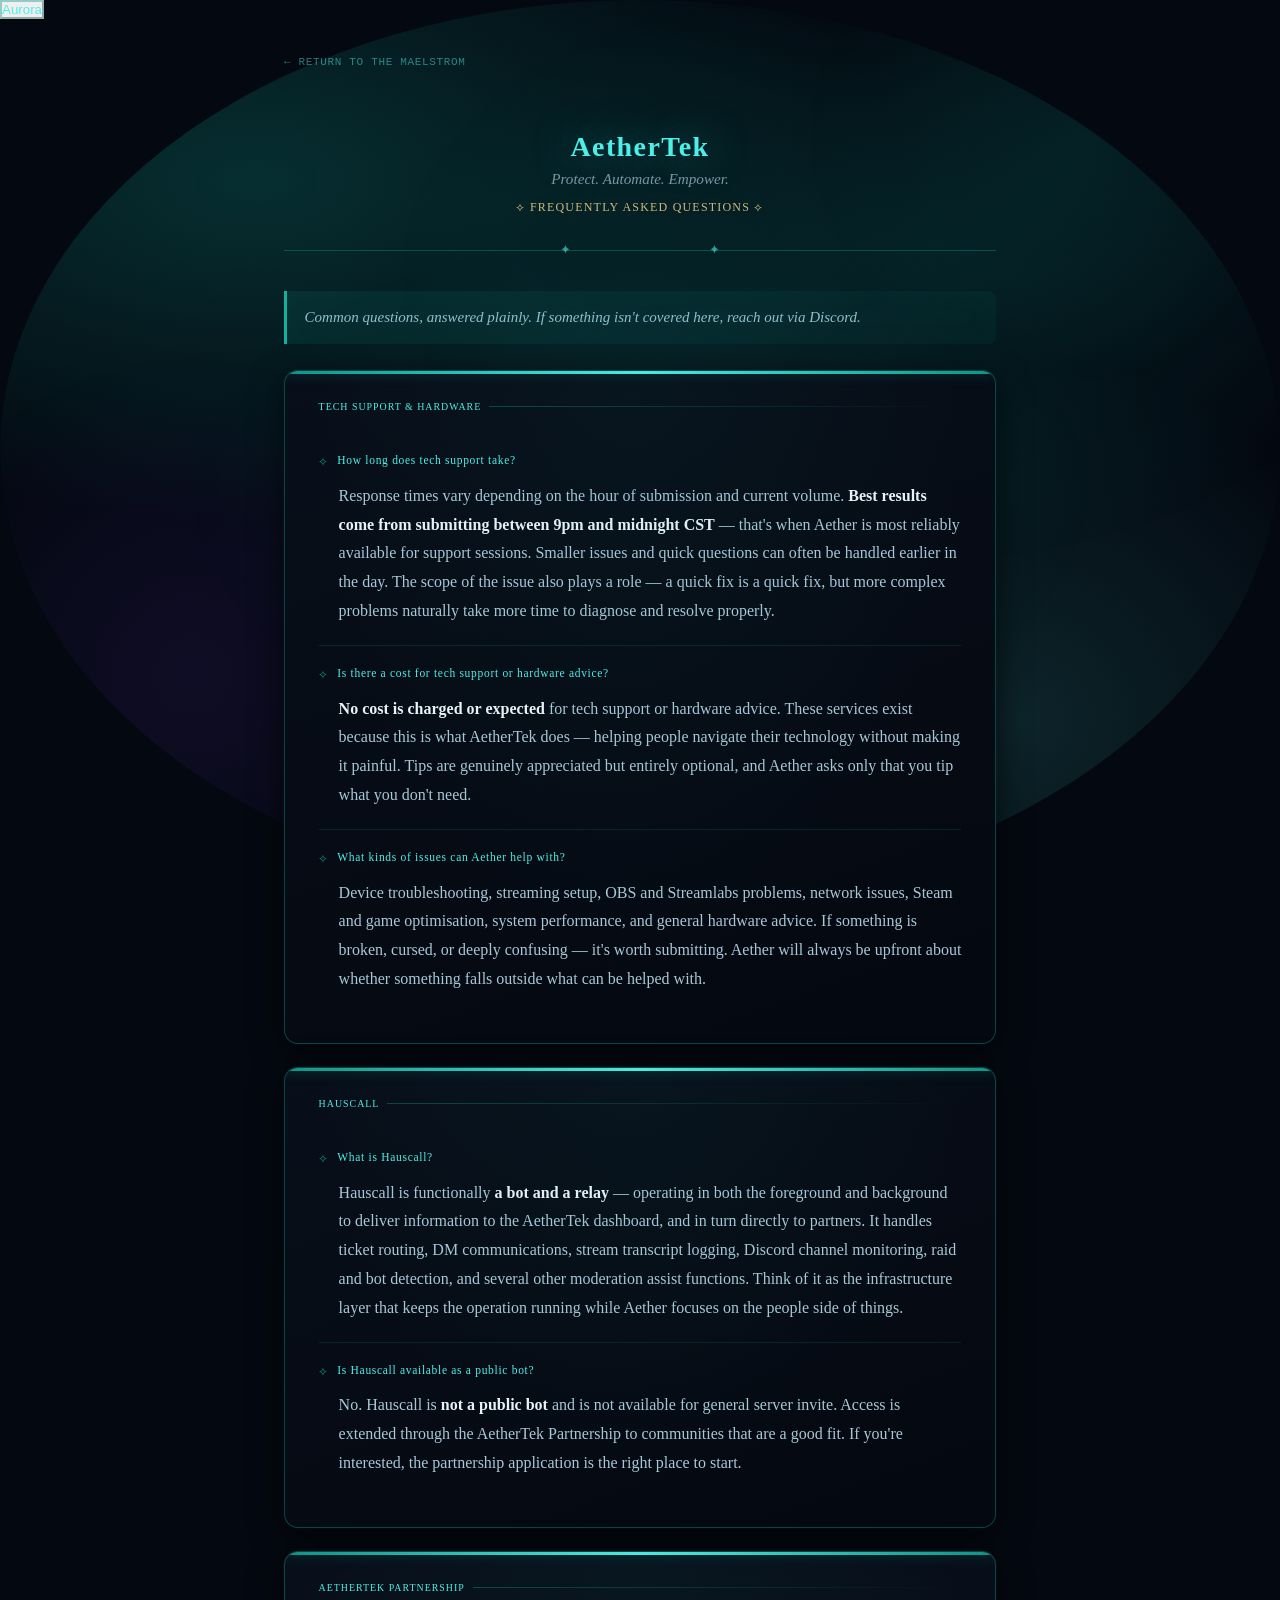
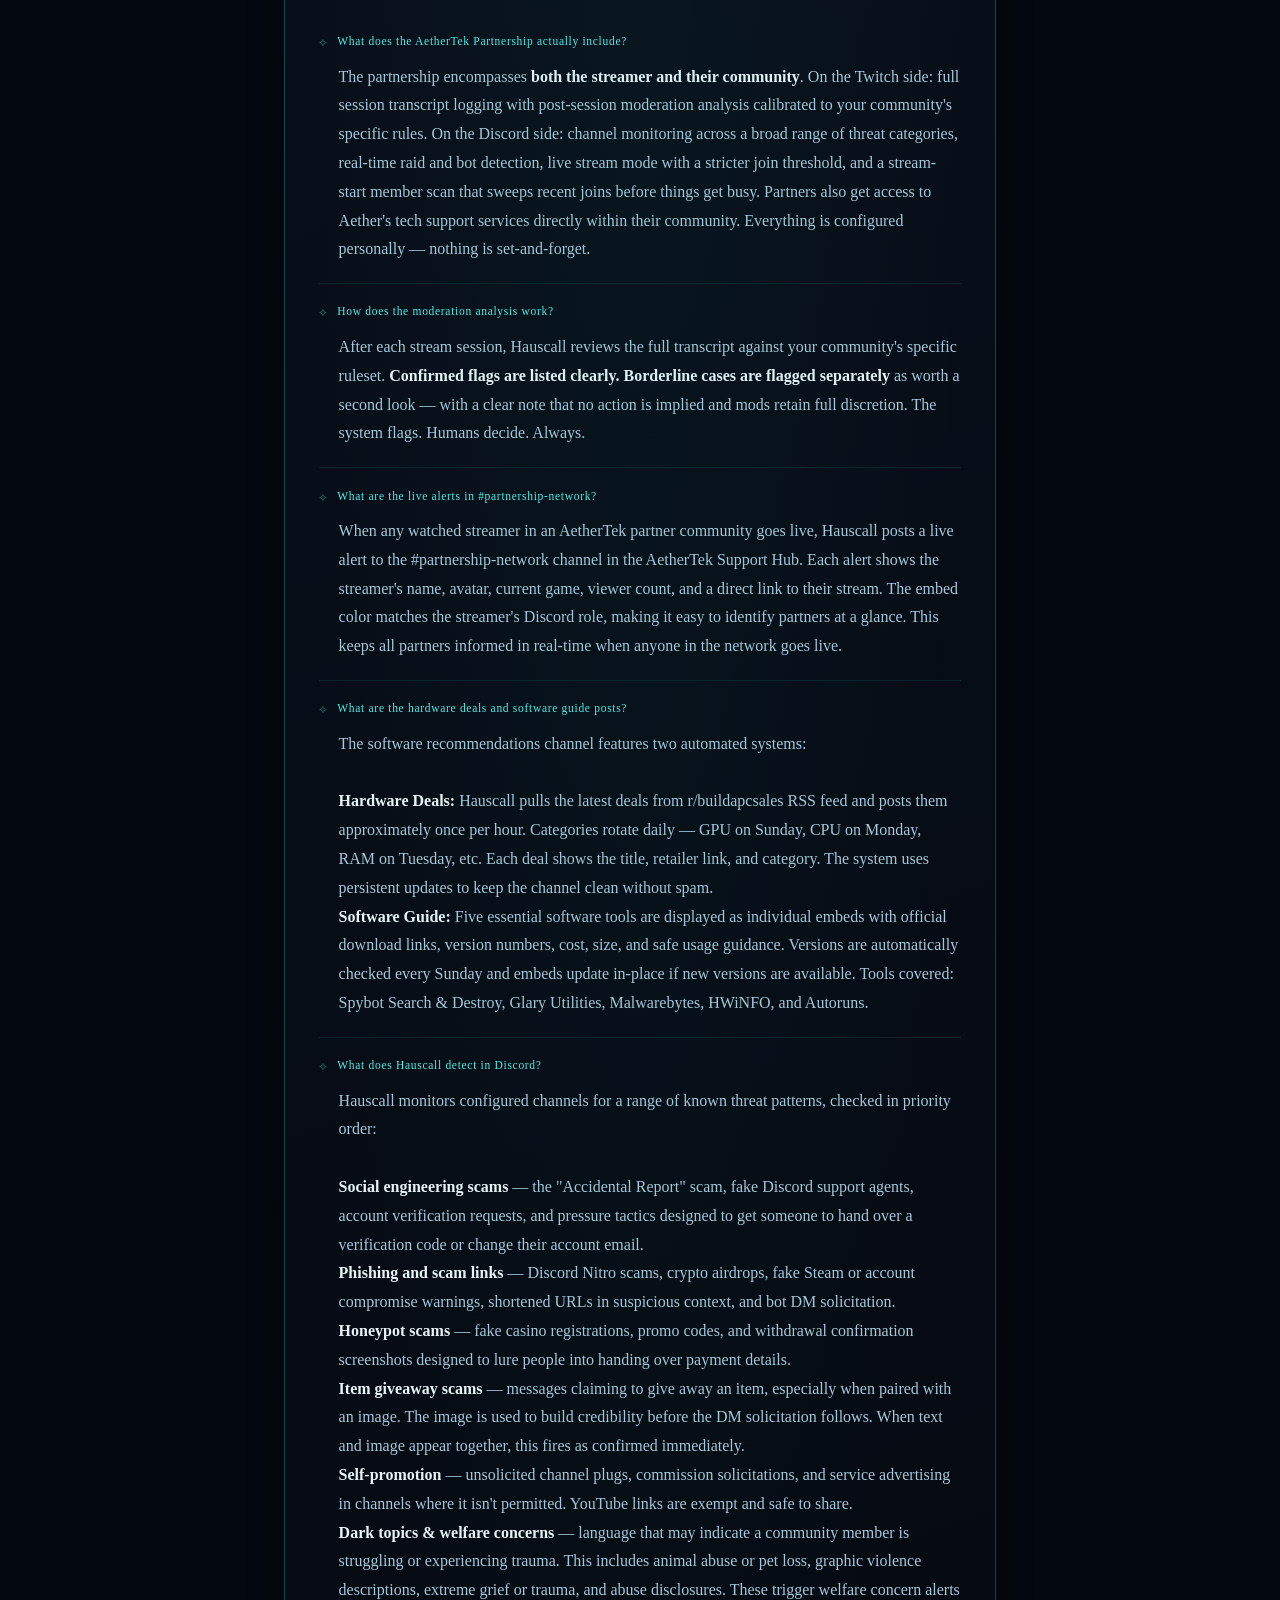
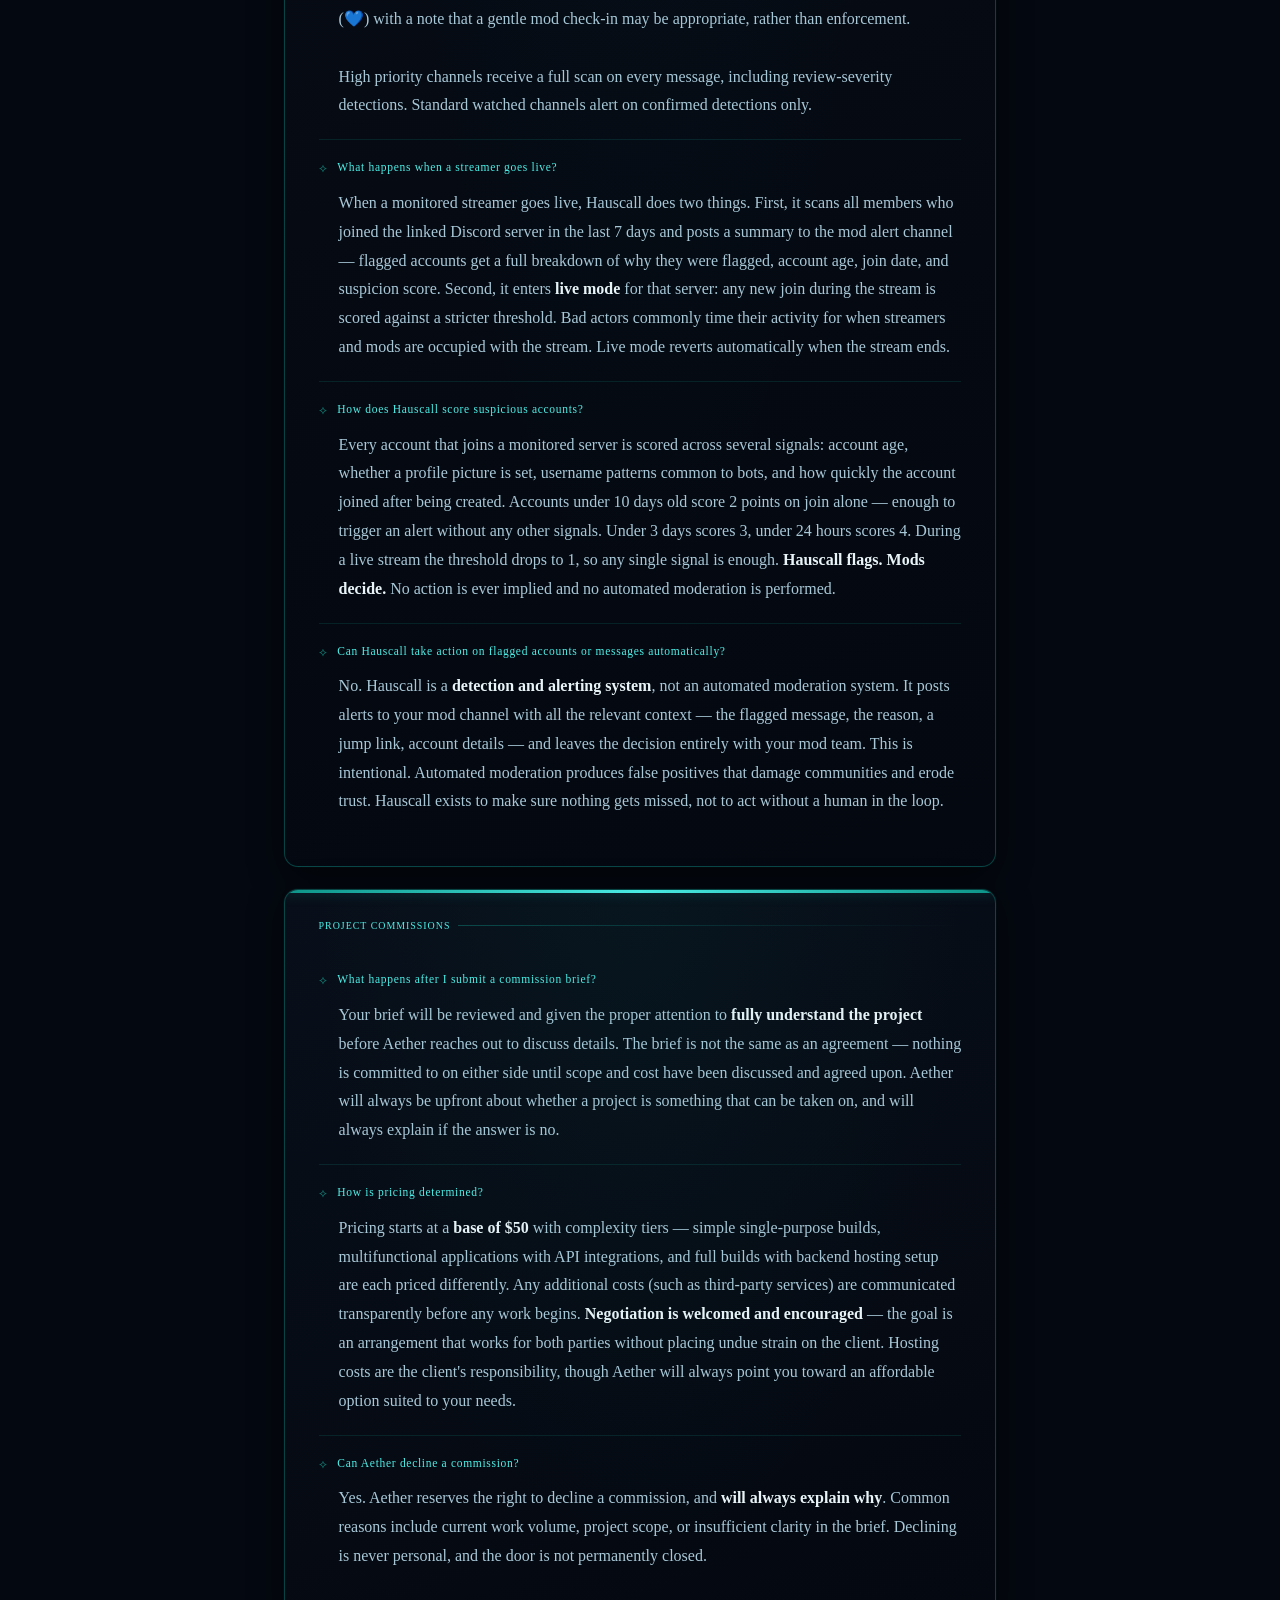
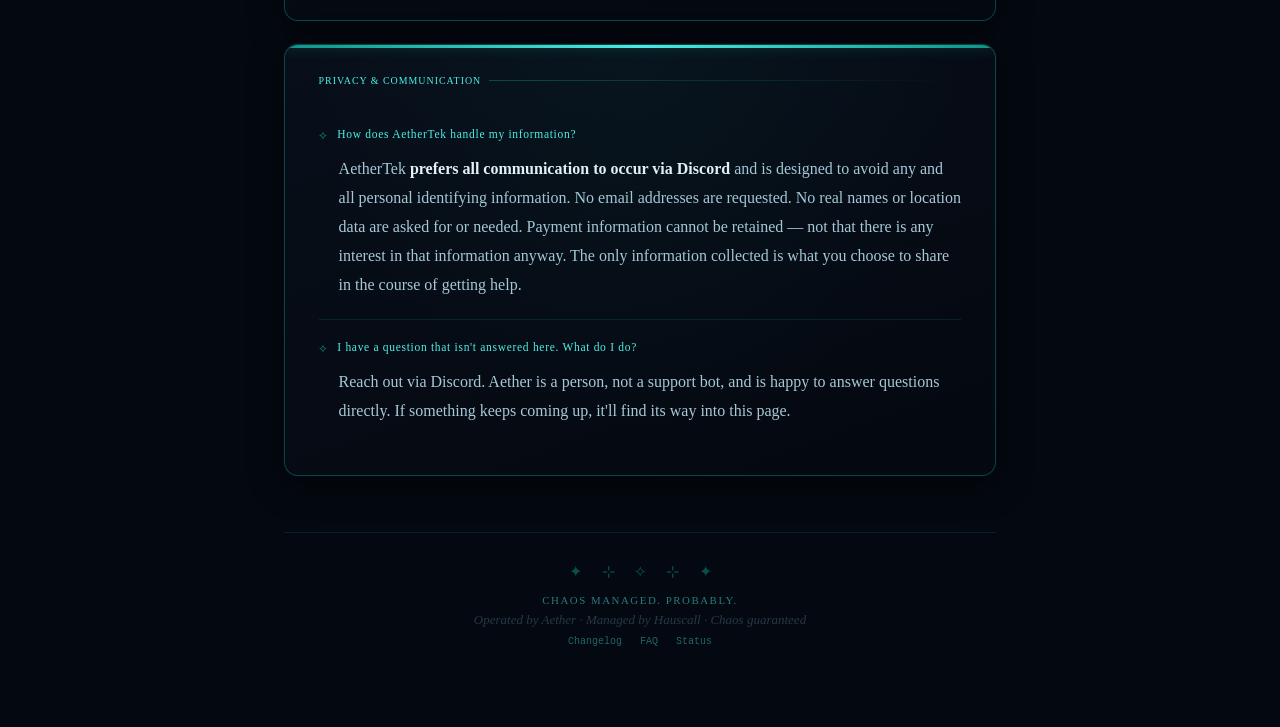
<file: faq.html>
<!DOCTYPE html>
<html lang="en">
<head>
<meta charset="UTF-8">
<meta name="viewport" content="width=device-width, initial-scale=1.0">
<title>AetherhausStudios — FAQ</title>
<link rel="stylesheet" href="style.css">
<style>
  .faq-item {
    border-bottom: 1px solid var(--border);
    padding: 1.2rem 0;
  }
  .faq-item:last-child { border-bottom: none; }
  .faq-q {
    font-family: 'Cinzel Decorative', serif;
    font-size: 0.72rem; font-weight: 400;
    letter-spacing: 0.06em; color: var(--amethyst-light);
    margin-bottom: 0.7rem; line-height: 1.5;
    display: flex; align-items: flex-start; gap: 10px;
  }
  .faq-q::before {
    content: '⟡';
    flex-shrink: 0; margin-top: 1px;
    color: var(--amethyst-mid); opacity: 0.7;
  }
  .faq-a {
    font-family: 'Crimson Pro', serif;
    font-size: 16px; color: var(--parchment-dim);
    line-height: 1.8; padding-left: 20px;
  }
  .faq-a strong { color: var(--parchment); font-weight: 600; font-style: normal; }
  .faq-a em { color: var(--amethyst-light); }
</style>
<script>
  // Apply aurora to html element before render — no flash
  if (localStorage.getItem('aurora') !== 'off') {
    document.documentElement.classList.add('aurora-on');
  }
</script>
</head>
<body>
<div id="aurora-layer" aria-hidden="true"><div class="a1"></div><div class="a2"></div><div class="a3"></div></div>
<button class="aurora-toggle" onclick="toggleAurora()" id="aurora-toggle-btn">
  <span class="aurora-toggle-dot"></span>
  <span id="aurora-toggle-label">Aurora</span>
</button>
<div class="page-wrap">
  <a class="back-link" href="index.html">← Return to the Maelstrom</a>

  <header class="site-header">
    <h1 class="site-title">AetherTek</h1>
    <p class="site-sub">Protect. Automate. Empower.</p>
    <p class="page-title">⟡ Frequently Asked Questions ⟡</p>
  </header>

  <div class="lore-aside">Common questions, answered plainly. If something isn't covered here, reach out via Discord.</div>

  <!-- SUPPORT -->
  <div class="form-section">
    <div class="section-label">Tech Support & Hardware</div>

    <div class="faq-item">
      <div class="faq-q">How long does tech support take?</div>
      <div class="faq-a">
        Response times vary depending on the hour of submission and current volume.
        <strong>Best results come from submitting between 9pm and midnight CST</strong> — that's when Aether is most reliably available for support sessions.
        Smaller issues and quick questions can often be handled earlier in the day.
        The scope of the issue also plays a role — a quick fix is a quick fix, but more complex problems naturally take more time to diagnose and resolve properly.
      </div>
    </div>

    <div class="faq-item">
      <div class="faq-q">Is there a cost for tech support or hardware advice?</div>
      <div class="faq-a">
        <strong>No cost is charged or expected</strong> for tech support or hardware advice.
        These services exist because this is what AetherTek does — helping people navigate their technology without making it painful.
        Tips are genuinely appreciated but entirely optional, and Aether asks only that you tip what you don't need.
      </div>
    </div>

    <div class="faq-item">
      <div class="faq-q">What kinds of issues can Aether help with?</div>
      <div class="faq-a">
        Device troubleshooting, streaming setup, OBS and Streamlabs problems, network issues, Steam and game optimisation, system performance, and general hardware advice. If something is broken, cursed, or deeply confusing — it's worth submitting. Aether will always be upfront about whether something falls outside what can be helped with.
      </div>
    </div>
  </div>

  <!-- HAUSCALL -->
  <div class="form-section">
    <div class="section-label">Hauscall</div>

    <div class="faq-item">
      <div class="faq-q">What is Hauscall?</div>
      <div class="faq-a">
        Hauscall is functionally <strong>a bot and a relay</strong> — operating in both the foreground and background to deliver information to the AetherTek dashboard, and in turn directly to partners. It handles ticket routing, DM communications, stream transcript logging, Discord channel monitoring, raid and bot detection, and several other moderation assist functions. Think of it as the infrastructure layer that keeps the operation running while Aether focuses on the people side of things.
      </div>
    </div>

    <div class="faq-item">
      <div class="faq-q">Is Hauscall available as a public bot?</div>
      <div class="faq-a">
        No. Hauscall is <strong>not a public bot</strong> and is not available for general server invite. Access is extended through the AetherTek Partnership to communities that are a good fit. If you're interested, the partnership application is the right place to start.
      </div>
    </div>
  </div>

  <!-- PARTNERSHIP -->
  <div class="form-section">
    <div class="section-label">AetherTek Partnership</div>

    <div class="faq-item">
      <div class="faq-q">What does the AetherTek Partnership actually include?</div>
      <div class="faq-a">
        The partnership encompasses <strong>both the streamer and their community</strong>. On the Twitch side: full session transcript logging with post-session moderation analysis calibrated to your community's specific rules. On the Discord side: channel monitoring across a broad range of threat categories, real-time raid and bot detection, live stream mode with a stricter join threshold, and a stream-start member scan that sweeps recent joins before things get busy. Partners also get access to Aether's tech support services directly within their community. Everything is configured personally — nothing is set-and-forget.
      </div>
    </div>

    <div class="faq-item">
      <div class="faq-q">How does the moderation analysis work?</div>
      <div class="faq-a">
        After each stream session, Hauscall reviews the full transcript against your community's specific ruleset. <strong>Confirmed flags are listed clearly. Borderline cases are flagged separately</strong> as worth a second look — with a clear note that no action is implied and mods retain full discretion. The system flags. Humans decide. Always.
      </div>
    </div>

    <div class="faq-item">
      <div class="faq-q">What are the live alerts in #partnership-network?</div>
      <div class="faq-a">
        When any watched streamer in an AetherTek partner community goes live, Hauscall posts a live alert to the #partnership-network channel in the AetherTek Support Hub. Each alert shows the streamer's name, avatar, current game, viewer count, and a direct link to their stream. The embed color matches the streamer's Discord role, making it easy to identify partners at a glance. This keeps all partners informed in real-time when anyone in the network goes live.
      </div>
    </div>

    <div class="faq-item">
      <div class="faq-q">What are the hardware deals and software guide posts?</div>
      <div class="faq-a">
        The software recommendations channel features two automated systems:
        <br><br>
        <strong>Hardware Deals:</strong> Hauscall pulls the latest deals from r/buildapcsales RSS feed and posts them approximately once per hour. Categories rotate daily — GPU on Sunday, CPU on Monday, RAM on Tuesday, etc. Each deal shows the title, retailer link, and category. The system uses persistent updates to keep the channel clean without spam.<br>
        <strong>Software Guide:</strong> Five essential software tools are displayed as individual embeds with official download links, version numbers, cost, size, and safe usage guidance. Versions are automatically checked every Sunday and embeds update in-place if new versions are available. Tools covered: Spybot Search & Destroy, Glary Utilities, Malwarebytes, HWiNFO, and Autoruns.
      </div>
    </div>
    <div class="faq-item">
      <div class="faq-q">What does Hauscall detect in Discord?</div>
      <div class="faq-a">
        Hauscall monitors configured channels for a range of known threat patterns, checked in priority order:
        <br><br>
        <strong>Social engineering scams</strong> — the "Accidental Report" scam, fake Discord support agents, account verification requests, and pressure tactics designed to get someone to hand over a verification code or change their account email.<br>
        <strong>Phishing and scam links</strong> — Discord Nitro scams, crypto airdrops, fake Steam or account compromise warnings, shortened URLs in suspicious context, and bot DM solicitation.<br>
        <strong>Honeypot scams</strong> — fake casino registrations, promo codes, and withdrawal confirmation screenshots designed to lure people into handing over payment details.<br>
        <strong>Item giveaway scams</strong> — messages claiming to give away an item, especially when paired with an image. The image is used to build credibility before the DM solicitation follows. When text and image appear together, this fires as confirmed immediately.<br>
        <strong>Self-promotion</strong> — unsolicited channel plugs, commission solicitations, and service advertising in channels where it isn't permitted. YouTube links are exempt and safe to share.<br>
        <strong>Dark topics & welfare concerns</strong> — language that may indicate a community member is struggling or experiencing trauma. This includes animal abuse or pet loss, graphic violence descriptions, extreme grief or trauma, and abuse disclosures. These trigger welfare concern alerts (💙) with a note that a gentle mod check-in may be appropriate, rather than enforcement.<br>
        <br>
        High priority channels receive a full scan on every message, including review-severity detections. Standard watched channels alert on confirmed detections only.
      </div>
    </div>

    <div class="faq-item">
      <div class="faq-q">What happens when a streamer goes live?</div>
      <div class="faq-a">
        When a monitored streamer goes live, Hauscall does two things. First, it scans all members who joined the linked Discord server in the last 7 days and posts a summary to the mod alert channel — flagged accounts get a full breakdown of why they were flagged, account age, join date, and suspicion score. Second, it enters <strong>live mode</strong> for that server: any new join during the stream is scored against a stricter threshold. Bad actors commonly time their activity for when streamers and mods are occupied with the stream. Live mode reverts automatically when the stream ends.
      </div>
    </div>

    <div class="faq-item">
      <div class="faq-q">How does Hauscall score suspicious accounts?</div>
      <div class="faq-a">
        Every account that joins a monitored server is scored across several signals: account age, whether a profile picture is set, username patterns common to bots, and how quickly the account joined after being created. Accounts under 10 days old score 2 points on join alone — enough to trigger an alert without any other signals. Under 3 days scores 3, under 24 hours scores 4. During a live stream the threshold drops to 1, so any single signal is enough. <strong>Hauscall flags. Mods decide.</strong> No action is ever implied and no automated moderation is performed.
      </div>
    </div>

    <div class="faq-item">
      <div class="faq-q">Can Hauscall take action on flagged accounts or messages automatically?</div>
      <div class="faq-a">
        No. Hauscall is a <strong>detection and alerting system</strong>, not an automated moderation system. It posts alerts to your mod channel with all the relevant context — the flagged message, the reason, a jump link, account details — and leaves the decision entirely with your mod team. This is intentional. Automated moderation produces false positives that damage communities and erode trust. Hauscall exists to make sure nothing gets missed, not to act without a human in the loop.
      </div>
    </div>
  </div>

  <!-- COMMISSIONS -->
  <div class="form-section">
    <div class="section-label">Project Commissions</div>

    <div class="faq-item">
      <div class="faq-q">What happens after I submit a commission brief?</div>
      <div class="faq-a">
        Your brief will be reviewed and given the proper attention to <strong>fully understand the project</strong> before Aether reaches out to discuss details. The brief is not the same as an agreement — nothing is committed to on either side until scope and cost have been discussed and agreed upon. Aether will always be upfront about whether a project is something that can be taken on, and will always explain if the answer is no.
      </div>
    </div>

    <div class="faq-item">
      <div class="faq-q">How is pricing determined?</div>
      <div class="faq-a">
        Pricing starts at a <strong>base of $50</strong> with complexity tiers — simple single-purpose builds, multifunctional applications with API integrations, and full builds with backend hosting setup are each priced differently. Any additional costs (such as third-party services) are communicated transparently before any work begins. <strong>Negotiation is welcomed and encouraged</strong> — the goal is an arrangement that works for both parties without placing undue strain on the client. Hosting costs are the client's responsibility, though Aether will always point you toward an affordable option suited to your needs.
      </div>
    </div>

    <div class="faq-item">
      <div class="faq-q">Can Aether decline a commission?</div>
      <div class="faq-a">
        Yes. Aether reserves the right to decline a commission, and <strong>will always explain why</strong>. Common reasons include current work volume, project scope, or insufficient clarity in the brief. Declining is never personal, and the door is not permanently closed.
      </div>
    </div>
  </div>

  <!-- PRIVACY -->
  <div class="form-section">
    <div class="section-label">Privacy & Communication</div>

    <div class="faq-item">
      <div class="faq-q">How does AetherTek handle my information?</div>
      <div class="faq-a">
        AetherTek <strong>prefers all communication to occur via Discord</strong> and is designed to avoid any and all personal identifying information. No email addresses are requested. No real names or location data are asked for or needed. Payment information cannot be retained — not that there is any interest in that information anyway. The only information collected is what you choose to share in the course of getting help.
      </div>
    </div>

    <div class="faq-item">
      <div class="faq-q">I have a question that isn't answered here. What do I do?</div>
      <div class="faq-a">
        Reach out via Discord. Aether is a person, not a support bot, and is happy to answer questions directly. If something keeps coming up, it'll find its way into this page.
      </div>
    </div>
  </div>

  <footer class="page-footer">
    <div class="footer-runes"><span>✦</span><span>⊹</span><span>⟡</span><span>⊹</span><span>✦</span></div>
    <p class="footer-slogan">Chaos Managed. Probably.</p>
    <p class="footer-note">Operated by Aether · Managed by Hauscall · Chaos guaranteed</p>
    <p style="margin-top:0.5rem;font-family:'JetBrains Mono',monospace;font-size:10px;opacity:0.4;"><a href="changelog.html" style="color:var(--amethyst-light);text-decoration:none;">Changelog</a> · <a href="faq.html" style="color:var(--amethyst-light);text-decoration:none;">FAQ</a> · <a href="status.html" style="color:var(--amethyst-light);text-decoration:none;">Status</a></p>
  </footer>
</div>
</body>
</html>
</file>
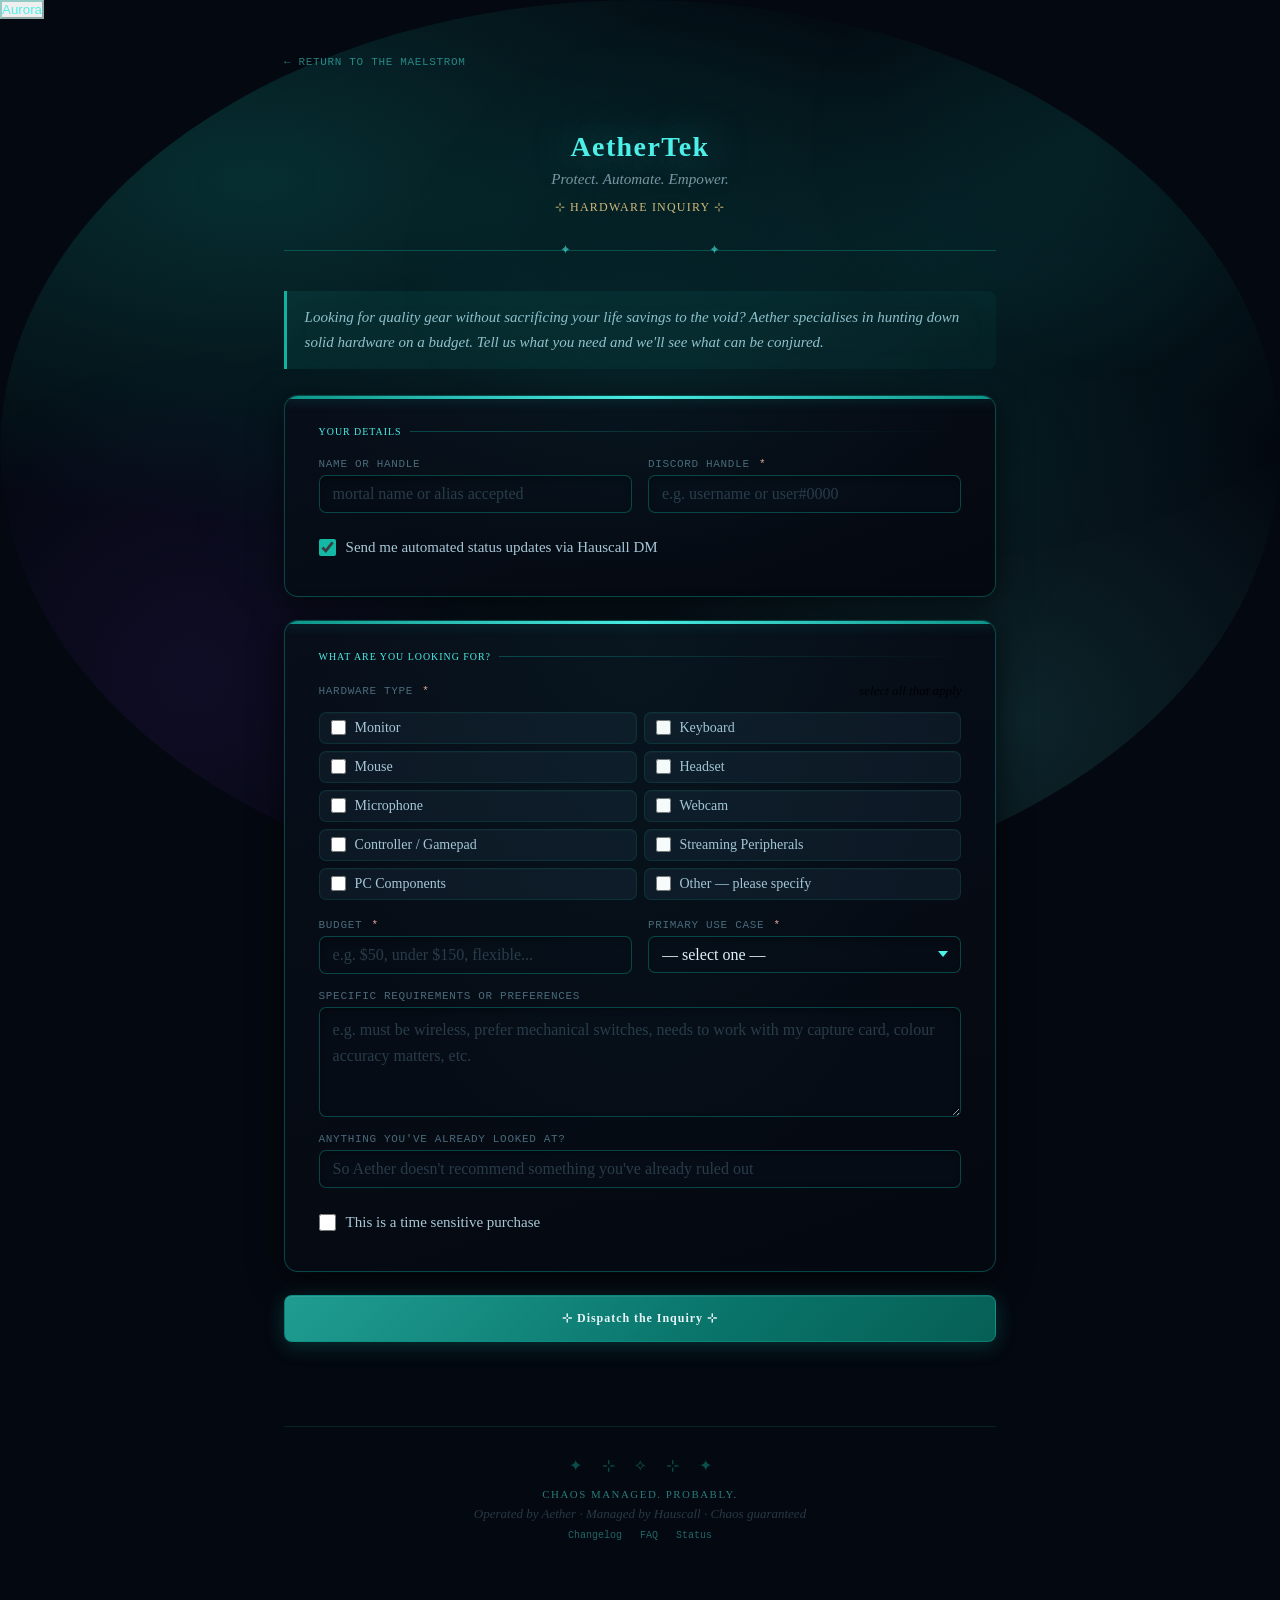
<file: hardware.html>
<!DOCTYPE html>
<html lang="en">
<head>
<meta charset="UTF-8">
<meta name="viewport" content="width=device-width, initial-scale=1.0">
<title>AetherhausStudios — Hardware Inquiry</title>
<link rel="stylesheet" href="style.css">
<script>
  // Apply aurora to html element before render — no flash
  if (localStorage.getItem('aurora') !== 'off') {
    document.documentElement.classList.add('aurora-on');
  }
</script>
</head>
<body>
<div id="aurora-layer" aria-hidden="true"><div class="a1"></div><div class="a2"></div><div class="a3"></div></div>
<button class="aurora-toggle" onclick="toggleAurora()" id="aurora-toggle-btn">
  <span class="aurora-toggle-dot"></span>
  <span id="aurora-toggle-label">Aurora</span>
</button>
<div class="page-wrap">
  <a class="back-link" href="index.html">← Return to the Maelstrom</a>

  <header class="site-header">
    <h1 class="site-title">AetherTek</h1>
    <p class="site-sub">Protect. Automate. Empower.</p>
    <p class="page-title">⊹ Hardware Inquiry ⊹</p>
  </header>

  <div class="lore-aside">Looking for quality gear without sacrificing your life savings to the void? Aether specialises in hunting down solid hardware on a budget. Tell us what you need and we'll see what can be conjured.</div>

  <div class="form-section" id="s1">
    <div class="section-label">Your Details</div>
    <div class="field-row">
      <div class="field-group">
        <label for="h-name">Name or Handle</label>
        <input type="text" id="h-name" placeholder="mortal name or alias accepted">
      </div>
      <div class="field-group">
        <label for="h-discord">Discord Handle <span class="req">*</span></label>
        <input type="text" id="h-discord" placeholder="e.g. username or user#0000">
        <span class="error-msg" id="h-discord-err">A Discord handle is required so Aether can reach you.</span>
      </div>
    </div>
    <div class="checkbox-group">
      <input type="checkbox" id="h-notify" checked>
      <label for="h-notify">Send me automated status updates via Hauscall DM</label>
    </div>
  </div>

  <div class="form-section" id="s2">
    <div class="section-label">What Are You Looking For?</div>

    <div class="field-group" style="margin-bottom:1.2rem;">
      <div style="display:flex;justify-content:space-between;align-items:center;margin-bottom:8px;">
        <label>Hardware Type <span class="req">*</span></label>
        <span style="font-family:'Crimson Pro',serif;text-transform:none;letter-spacing:0;font-style:italic;font-size:13px;color:var(--smoke);">select all that apply</span>
      </div>
      <div class="multi-check-grid" id="hw-grid">
        <div class="multi-check-item"><input type="checkbox" id="hw-monitor" value="Monitor"><label for="hw-monitor">Monitor</label></div>
        <div class="multi-check-item"><input type="checkbox" id="hw-keyboard" value="Keyboard"><label for="hw-keyboard">Keyboard</label></div>
        <div class="multi-check-item"><input type="checkbox" id="hw-mouse" value="Mouse"><label for="hw-mouse">Mouse</label></div>
        <div class="multi-check-item"><input type="checkbox" id="hw-headset" value="Headset"><label for="hw-headset">Headset</label></div>
        <div class="multi-check-item"><input type="checkbox" id="hw-mic" value="Microphone"><label for="hw-mic">Microphone</label></div>
        <div class="multi-check-item"><input type="checkbox" id="hw-webcam" value="Webcam"><label for="hw-webcam">Webcam</label></div>
        <div class="multi-check-item"><input type="checkbox" id="hw-controller" value="Controller / Gamepad"><label for="hw-controller">Controller / Gamepad</label></div>
        <div class="multi-check-item"><input type="checkbox" id="hw-streaming" value="Streaming Peripherals"><label for="hw-streaming">Streaming Peripherals</label></div>
        <div class="multi-check-item"><input type="checkbox" id="hw-components" value="PC Components"><label for="hw-components">PC Components</label></div>
        <div class="multi-check-item"><input type="checkbox" id="hw-other" value="Other" onchange="toggleOther(this)"><label for="hw-other">Other — please specify</label></div>
      </div>
      <div class="other-specify" id="other-specify">
        <input type="text" id="hw-other-text" placeholder="What are you looking for?">
      </div>
      <span class="error-msg" id="hw-type-err">Please select at least one hardware type.</span>
    </div>

    <div class="field-row">
      <div class="field-group">
        <label for="h-budget">Budget <span class="req">*</span></label>
        <input type="text" id="h-budget" placeholder="e.g. $50, under $150, flexible...">
        <span class="error-msg" id="h-budget-err">Budget is required — it's the whole game.</span>
      </div>
      <div class="field-group">
        <label for="h-usecase">Primary Use Case <span class="req">*</span></label>
        <select id="h-usecase">
          <option value="">— select one —</option>
          <option>Streaming</option>
          <option>Gaming</option>
          <option>Streaming & Gaming</option>
          <option>Work / Productivity</option>
          <option>General Use</option>
          <option>Content Creation</option>
          <option>Mixed Use</option>
        </select>
        <span class="error-msg" id="h-use-err">Please select a use case.</span>
      </div>
    </div>

    <div class="field-row full">
      <div class="field-group">
        <label for="h-prefs">Specific Requirements or Preferences</label>
        <textarea id="h-prefs" placeholder="e.g. must be wireless, prefer mechanical switches, needs to work with my capture card, colour accuracy matters, etc."></textarea>
      </div>
    </div>

    <div class="field-row full">
      <div class="field-group">
        <label for="h-looked">Anything You've Already Looked At?</label>
        <input type="text" id="h-looked" placeholder="So Aether doesn't recommend something you've already ruled out">
      </div>
    </div>

    <div class="checkbox-group">
      <input type="checkbox" id="h-timesensitive">
      <label for="h-timesensitive">This is a time sensitive purchase</label>
    </div>
  </div>

  <button class="submit-btn" id="submit-btn" onclick="submitHardware()">⊹ Dispatch the Inquiry ⊹</button>
  <div class="send-status" id="send-status"></div>

  <div class="success-banner" id="success">
    <span class="success-glyph">⊹</span>
    <div class="success-title" id="success-id"></div>
    <p class="success-msg">Your hardware inquiry has been received.<br>
    Aether shall commence the hunt for quality within your budget.<br><br>
    <span id="notify-msg"></span></p>
  </div>

  <footer class="page-footer">
    <div class="footer-runes"><span>✦</span><span>⊹</span><span>⟡</span><span>⊹</span><span>✦</span></div>
    <p class="footer-slogan">Chaos Managed. Probably.</p>
    <p class="footer-note">Operated by Aether · Managed by Hauscall · Chaos guaranteed</p>
    <p style="margin-top:0.5rem;font-family:'JetBrains Mono',monospace;font-size:10px;opacity:0.4;"><a href="changelog.html" style="color:var(--amethyst-light);text-decoration:none;">Changelog</a> · <a href="faq.html" style="color:var(--amethyst-light);text-decoration:none;">FAQ</a> · <a href="status.html" style="color:var(--amethyst-light);text-decoration:none;">Status</a></p>
  </footer>
</div>

<script>
  const WEBHOOK='https://discordapp.com/api/webhooks/1499916622888960221/8Q15ozXiTxZ-eTuPqkyXpEqcb1xFGEG4_1Py06G1By5zAd1J9DruAIMX-vk_Ns5Bf9Em';

  function genId(){
    const c='ABCDEFGHJKLMNPQRSTUVWXYZ23456789';let id='HW-';
    for(let i=0;i<6;i++)id+=c[Math.floor(Math.random()*c.length)];return id;
  }

  function toggleOther(cb){
    document.getElementById('other-specify').style.display=cb.checked?'block':'none';
  }
  function setStatus(state,msg){
    document.getElementById('send-status').innerHTML=`<span class="status-dot ${state}"></span>${msg}`;
  }
  function getSelectedHardware(){
    const checks=document.querySelectorAll('#hw-grid input[type="checkbox"]:checked');
    const types=[];
    checks.forEach(c=>{
      if(c.value==='Other'){
        const spec=document.getElementById('hw-other-text').value.trim();
        types.push(spec?`Other: ${spec}`:'Other');
      } else {types.push(c.value);}
    });
    return types;
  }
  function validate(){
    let ok=true;
    const discord=document.getElementById('h-discord').value.trim();
    const budget=document.getElementById('h-budget').value.trim();
    const usecase=document.getElementById('h-usecase').value;
    const hw=getSelectedHardware();
    if(!discord){document.getElementById('h-discord-err').style.display='block';ok=false;}else{document.getElementById('h-discord-err').style.display='none';}
    if(!budget){document.getElementById('h-budget-err').style.display='block';ok=false;}else{document.getElementById('h-budget-err').style.display='none';}
    if(!usecase){document.getElementById('h-use-err').style.display='block';ok=false;}else{document.getElementById('h-use-err').style.display='none';}
    if(hw.length===0){document.getElementById('hw-type-err').style.display='block';ok=false;}else{document.getElementById('hw-type-err').style.display='none';}
    return ok;
  }
  async function submitHardware(){
    if(!validate())return;
    const btn=document.getElementById('submit-btn');
    btn.disabled=true;setStatus('sending','Dispatching inquiry...');
    const inquiryId=genId();
    const name=document.getElementById('h-name').value.trim()||'Anonymous';
    const discord=document.getElementById('h-discord').value.trim();
    const notify=document.getElementById('h-notify').checked;
    const budget=document.getElementById('h-budget').value.trim();
    const usecase=document.getElementById('h-usecase').value;
    const prefs=document.getElementById('h-prefs').value.trim()||'none specified';
    const looked=document.getElementById('h-looked').value.trim()||'nothing yet';
    const timesens=document.getElementById('h-timesensitive').checked;
    const hw=getSelectedHardware();
    const payload={embeds:[{title:`${inquiryId} — Hardware Inquiry`,color:0xc4962a,fields:[
      {name:'Petitioner',value:name,inline:true},
      {name:'Discord',value:discord,inline:true},
      {name:'Notify via DM',value:notify?'Yes':'No',inline:true},
      {name:'Hardware Sought',value:hw.join(', ')},
      {name:'Budget',value:budget,inline:true},
      {name:'Use Case',value:usecase,inline:true},
      {name:'Time Sensitive',value:timesens?'Yes ⚡':'No',inline:true},
      {name:'Preferences / Requirements',value:prefs},
      {name:'Already Looked At',value:looked}
    ],footer:{text:'AetherhausStudios Hardware Inquiry · '+new Date().toLocaleString()}}]};
    try{
      const res=await fetch(WEBHOOK,{method:'POST',headers:{'Content-Type':'application/json'},body:JSON.stringify(payload)});
      if(res.ok){
        setStatus('ok','Inquiry dispatched successfully.');
        document.getElementById('success-id').textContent=inquiryId+' — Inquiry Received';
        document.getElementById('notify-msg').textContent=notify
          ?'Hauscall will be in touch via Discord DM with updates on your inquiry.'
          :'You opted out of automated updates — Aether will reach out directly when ready.';
        ['s1','s2'].forEach(id=>document.getElementById(id).style.display='none');
        document.querySelector('.lore-aside').style.display='none';
        btn.style.display='none';document.getElementById('send-status').style.display='none';
        document.getElementById('success').style.display='block';
      } else {throw new Error();}
    } catch{
      setStatus('err','Dispatch failed — please try again or reach out via Discord.');
      btn.disabled=false;
    }
  }
</script>
</body>
</html>
</file>
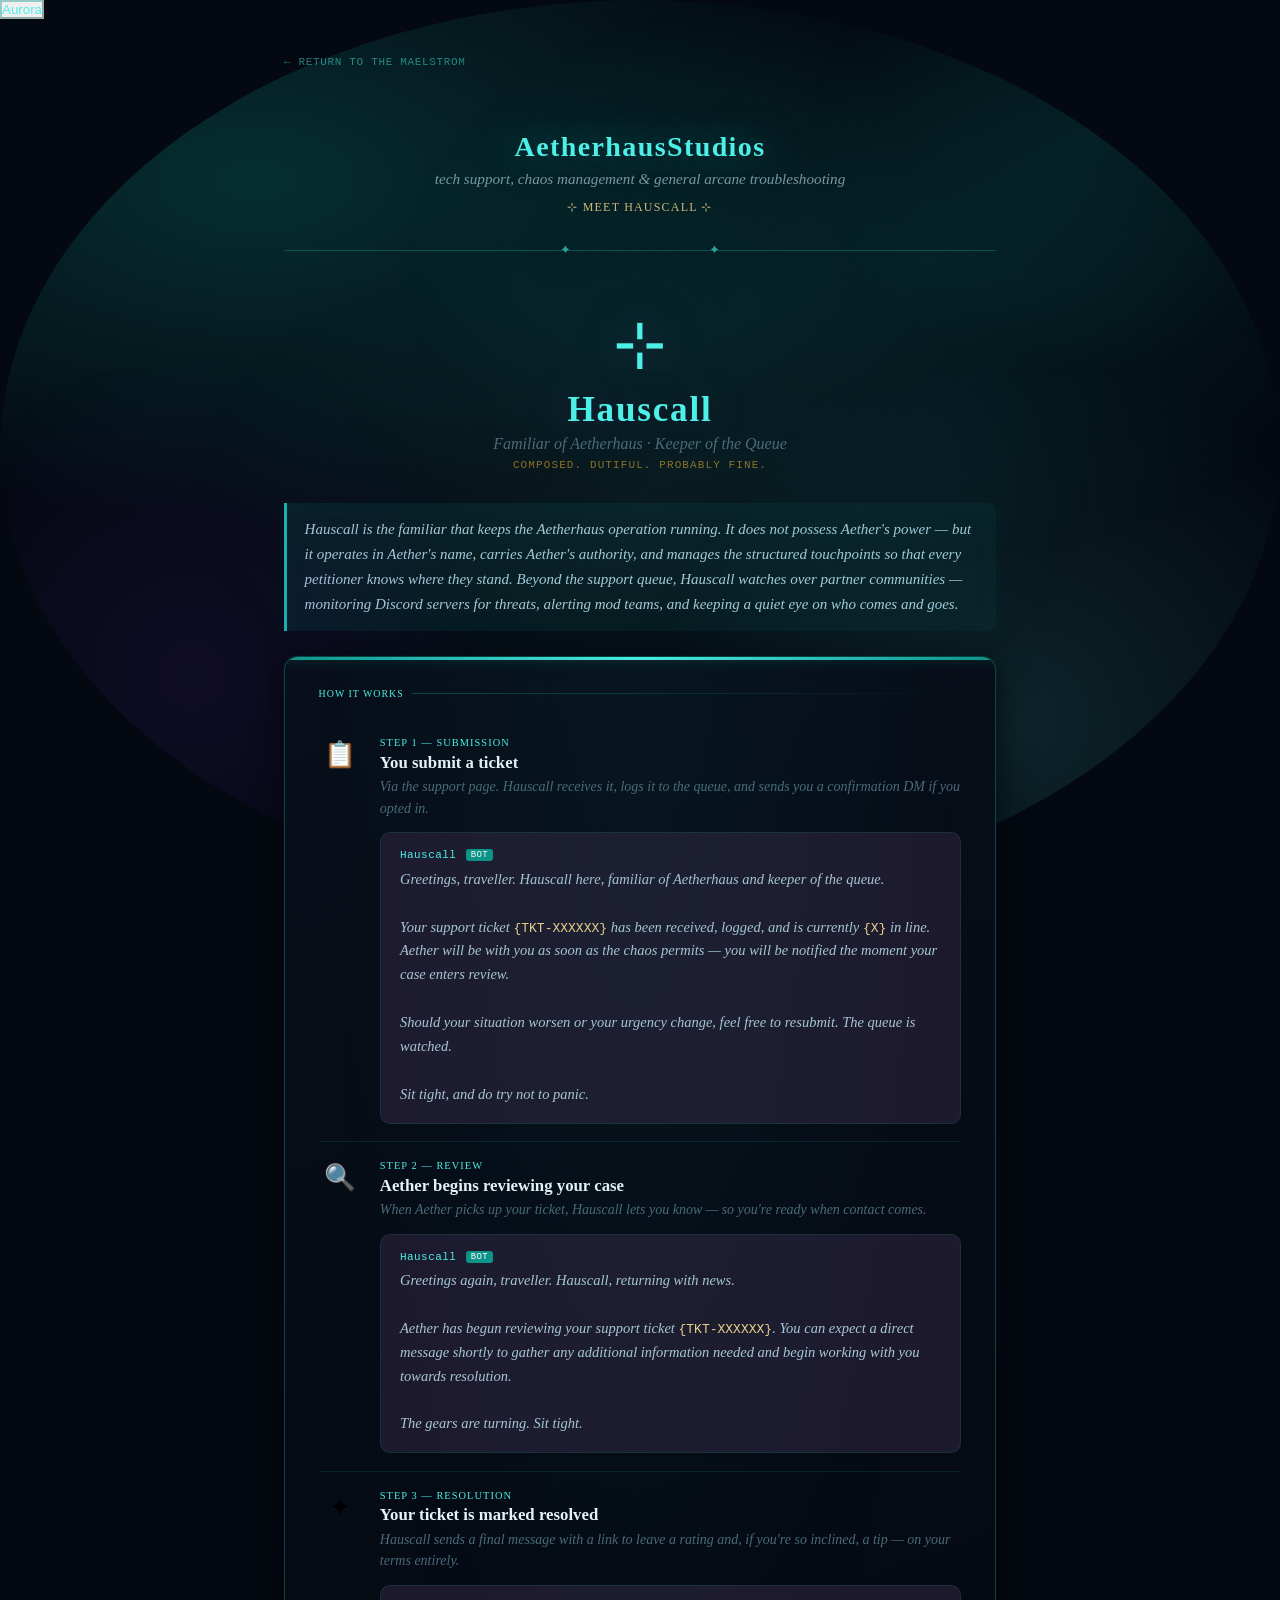
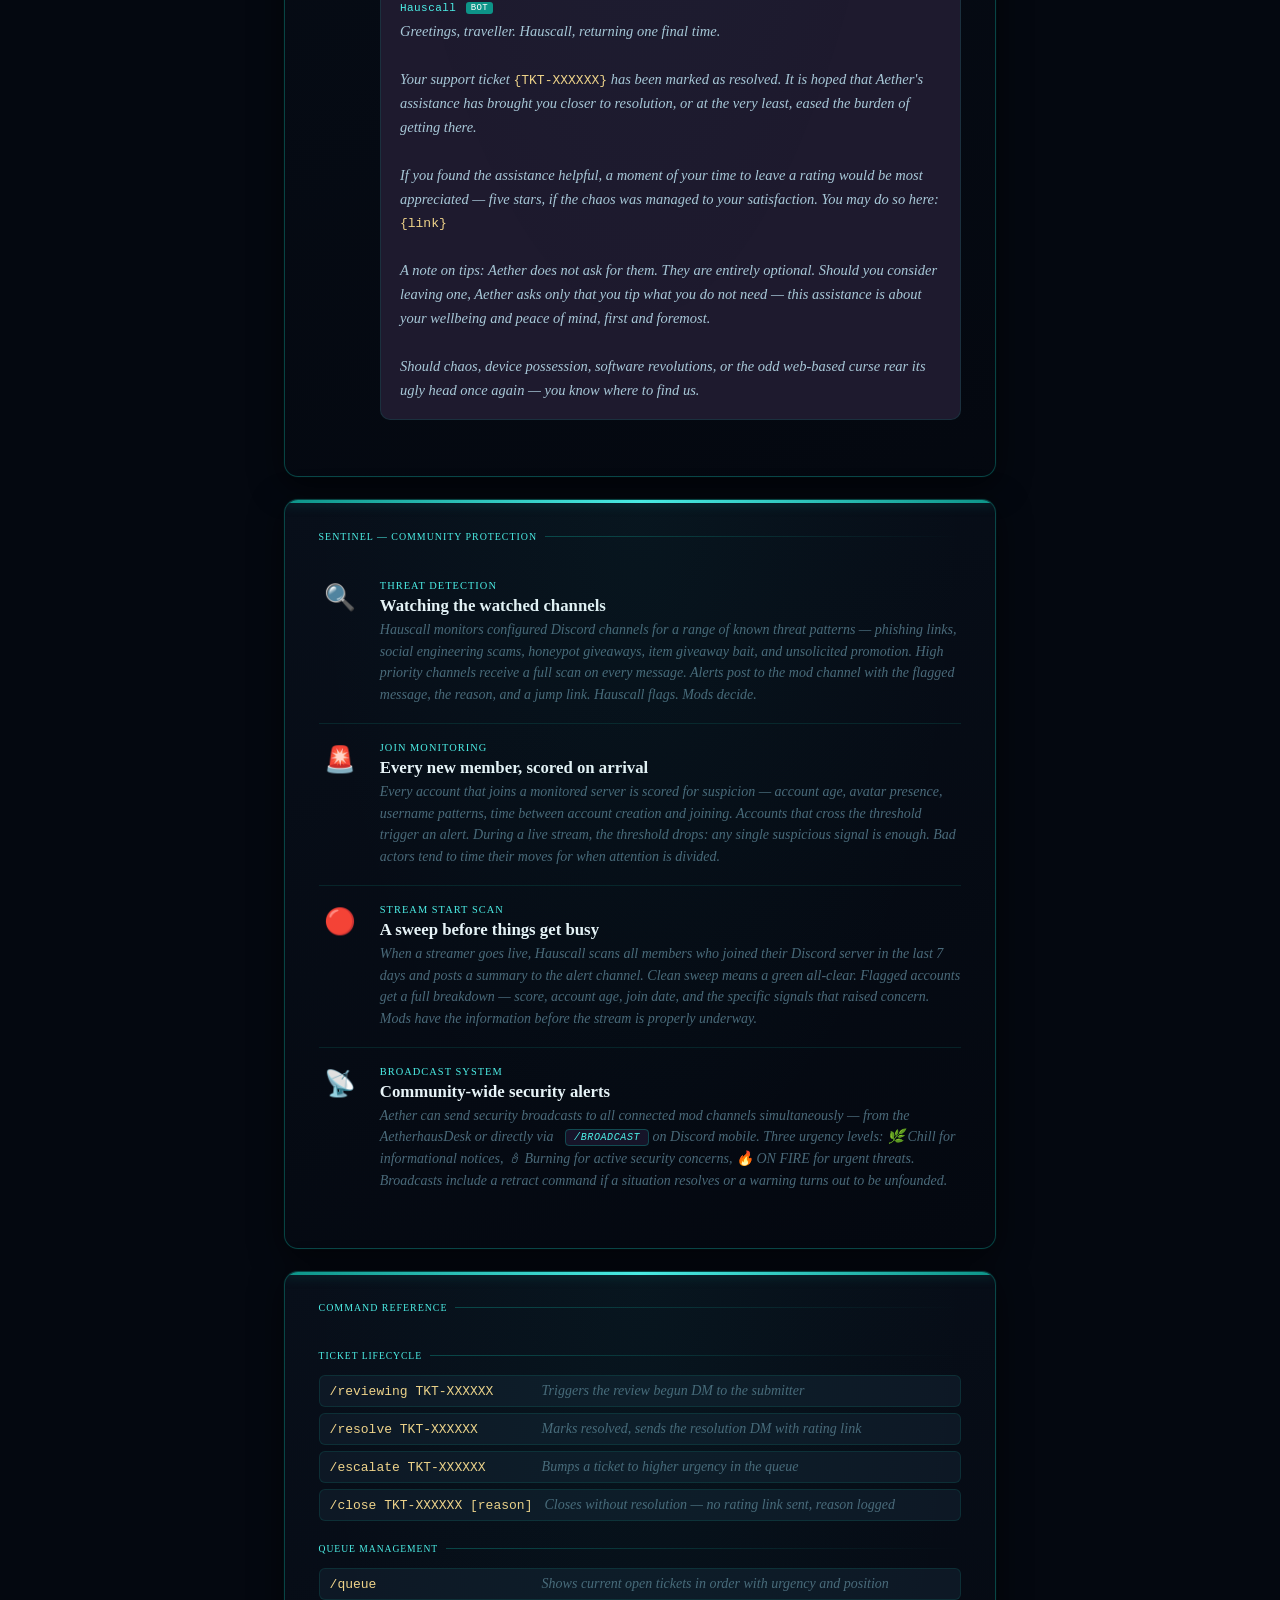
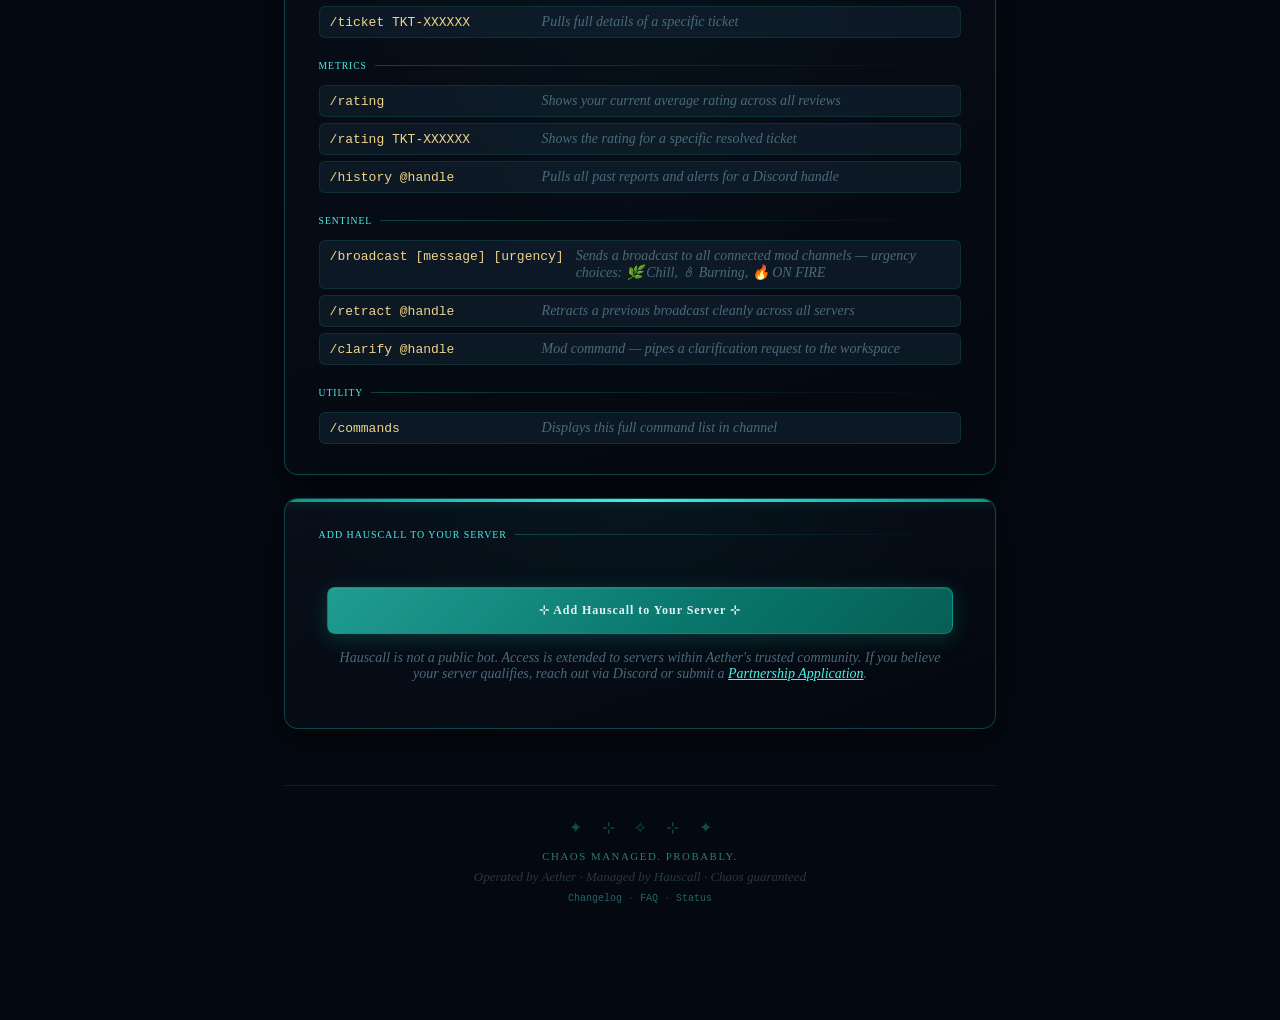
<file: hauscall.html>
<!DOCTYPE html>
<html lang="en">
<head>
<meta charset="UTF-8">
<meta name="viewport" content="width=device-width, initial-scale=1.0">
<title>AetherhausStudios — Hauscall</title>
<link rel="stylesheet" href="style.css">
<style>
  /* Hauscall page specific */
  .hauscall-hero {
    text-align: center;
    padding: 1rem 0 2rem;
    position: relative;
  }
  .hauscall-sigil {
    font-size: 4rem;
    display: block;
    margin-bottom: 0.5rem;
    color: var(--amethyst-light);
    animation: float 4s ease-in-out infinite;
    text-shadow: 0 0 40px rgba(124,77,170,0.5);
  }
  @keyframes float {
    0%, 100% { transform: translateY(0); text-shadow: 0 0 40px rgba(124,77,170,0.5); }
    50% { transform: translateY(-8px); text-shadow: 0 0 60px rgba(124,77,170,0.8); }
  }
  .hauscall-name {
    font-family: 'Cinzel Decorative', serif;
    font-size: 2.2rem; font-weight: 700;
    color: var(--amethyst-light);
    letter-spacing: 0.05em;
    text-shadow: 0 0 40px rgba(124,77,170,0.4);
    margin-bottom: 0.3rem;
  }
  .hauscall-title {
    font-family: 'Crimson Pro', serif; font-style: italic;
    color: var(--parchment-muted); font-size: 1rem;
    margin-bottom: 0.4rem;
  }
  .hauscall-slogan {
    font-family: 'JetBrains Mono', monospace; font-size: 11px;
    letter-spacing: 0.1em; text-transform: uppercase;
    color: var(--gold); opacity: 0.7;
  }

  /* Workflow steps */
  .workflow-steps {
    display: flex; flex-direction: column; gap: 0;
    margin: 0.5rem 0;
  }
  .workflow-step {
    display: flex; gap: 1.2rem; align-items: flex-start;
    padding: 1.1rem 0;
    border-bottom: 1px solid var(--border);
    position: relative;
  }
  .workflow-step:last-child { border-bottom: none; }
  .step-icon {
    font-size: 1.6rem; flex-shrink: 0;
    width: 42px; text-align: center;
    margin-top: 2px;
  }
  .step-content { flex: 1; }
  .step-label {
    font-family: 'Cinzel Decorative', serif; font-size: 0.65rem;
    letter-spacing: 0.1em; text-transform: uppercase;
    color: var(--amethyst-light); margin-bottom: 0.3rem;
  }
  .step-title {
    font-family: 'Crimson Pro', serif; font-weight: 600;
    font-size: 1.05rem; color: var(--parchment);
    margin-bottom: 0.2rem;
  }
  .step-desc {
    font-family: 'Crimson Pro', serif; font-style: italic;
    font-size: 14px; color: var(--parchment-muted); line-height: 1.55;
  }
  .step-badge {
    font-family: 'JetBrains Mono', monospace; font-size: 10px;
    letter-spacing: 0.06em; text-transform: uppercase;
    background: rgba(124,77,170,0.15); border: 1px solid var(--border-strong);
    color: var(--amethyst-light); border-radius: 4px;
    padding: 2px 8px; margin-left: 8px; vertical-align: middle;
  }

  /* Message preview cards */
  .message-preview {
    background: #1e1a2e;
    border: 1px solid var(--border);
    border-radius: 10px; padding: 1rem 1.2rem;
    margin-top: 0.8rem; position: relative;
  }
  .message-preview::before {
    content: 'Hauscall';
    font-family: 'JetBrains Mono', monospace; font-size: 11px;
    font-weight: 500; color: var(--amethyst-light);
    letter-spacing: 0.04em; display: block; margin-bottom: 0.4rem;
  }
  .message-preview::after {
    content: 'BOT';
    font-family: 'JetBrains Mono', monospace; font-size: 9px;
    background: var(--amethyst); color: #fff;
    padding: 1px 5px; border-radius: 3px;
    position: absolute; top: 1rem; left: 85px;
    letter-spacing: 0.04em;
  }
  .message-text {
    font-family: 'Crimson Pro', serif; font-style: italic;
    font-size: 14.5px; color: var(--parchment-dim); line-height: 1.65;
  }
  .message-text em {
    font-style: normal; color: var(--gold-light);
    font-family: 'JetBrains Mono', monospace; font-size: 13px;
  }

  /* Command list */
  .command-list { display: flex; flex-direction: column; gap: 6px; }
  .command-row {
    display: flex; gap: 12px; align-items: baseline;
    padding: 7px 10px; border-radius: 6px;
    background: var(--surface-raised);
    border: 1px solid var(--border);
    transition: border-color 0.15s;
  }
  .command-row:hover { border-color: var(--amethyst); }
  .command-name {
    font-family: 'JetBrains Mono', monospace; font-size: 13px;
    color: var(--gold-light); flex-shrink: 0; min-width: 200px;
  }
  .command-desc {
    font-family: 'Crimson Pro', serif; font-style: italic;
    font-size: 14px; color: var(--parchment-muted);
  }
  .command-group-label {
    font-family: 'Cinzel Decorative', serif; font-size: 0.6rem;
    letter-spacing: 0.1em; text-transform: uppercase;
    color: var(--amethyst-light); margin: 1rem 0 0.5rem;
    display: flex; align-items: center; gap: 8px;
  }
  .command-group-label::after {
    content: ''; flex: 1; height: 1px;
    background: linear-gradient(90deg, var(--border-strong), transparent);
  }

  /* Invite section */
  .invite-section {
    text-align: center; padding: 1rem 0.5rem;
  }
  .invite-placeholder {
    font-family: 'JetBrains Mono', monospace; font-size: 12px;
    color: var(--parchment-muted); letter-spacing: 0.05em;
    background: var(--surface-raised); border: 1px dashed var(--border-strong);
    border-radius: 8px; padding: 1.2rem;
    margin-bottom: 0.8rem;
  }
  .invite-note {
    font-family: 'Crimson Pro', serif; font-style: italic;
    font-size: 14px; color: var(--parchment-muted);
  }

  @media(max-width:580px){
    .hauscall-name { font-size: 1.6rem; }
    .command-name { min-width: 160px; font-size: 12px; }
    .workflow-step { flex-direction: column; gap: 0.5rem; }
  }
</style>
<script>
  if (localStorage.getItem('aurora') !== 'off') {
    document.documentElement.classList.add('aurora-on');
  }
</script>
</head>
<body>
<div id="aurora-layer" aria-hidden="true"><div class="a1"></div><div class="a2"></div><div class="a3"></div></div>
<button class="aurora-toggle" onclick="toggleAurora()" id="aurora-toggle-btn">
  <span class="aurora-toggle-dot"></span>
  <span id="aurora-toggle-label">Aurora</span>
</button>
<div class="page-wrap">
  <a class="back-link" href="index.html">← Return to the Maelstrom</a>

  <header class="site-header">
    <h1 class="site-title">AetherhausStudios</h1>
    <p class="site-sub">tech support, chaos management & general arcane troubleshooting</p>
    <p class="page-title">⊹ Meet Hauscall ⊹</p>
  </header>

  <!-- HERO -->
  <div class="hauscall-hero">
    <span class="hauscall-sigil">⊹</span>
    <div class="hauscall-name">Hauscall</div>
    <p class="hauscall-title">Familiar of Aetherhaus · Keeper of the Queue</p>
    <p class="hauscall-slogan">Composed. Dutiful. Probably Fine.</p>
  </div>

  <div class="lore-aside">
    Hauscall is the familiar that keeps the Aetherhaus operation running. It does not possess Aether's power — but it operates in Aether's name, carries Aether's authority, and manages the structured touchpoints so that every petitioner knows where they stand. Beyond the support queue, Hauscall watches over partner communities — monitoring Discord servers for threats, alerting mod teams, and keeping a quiet eye on who comes and goes.
  </div>

  <!-- HOW IT WORKS -->
  <div class="form-section">
    <div class="section-label">How It Works</div>
    <div class="workflow-steps">

      <div class="workflow-step">
        <div class="step-icon">📋</div>
        <div class="step-content">
          <div class="step-label">Step 1 — Submission</div>
          <div class="step-title">You submit a ticket</div>
          <div class="step-desc">Via the support page. Hauscall receives it, logs it to the queue, and sends you a confirmation DM if you opted in.</div>
          <div class="message-preview">
            <div class="message-text">
              Greetings, traveller. Hauscall here, familiar of Aetherhaus and keeper of the queue.<br><br>
              Your support ticket <em>{TKT-XXXXXX}</em> has been received, logged, and is currently <em>{X}</em> in line. Aether will be with you as soon as the chaos permits — you will be notified the moment your case enters review.<br><br>
              Should your situation worsen or your urgency change, feel free to resubmit. The queue is watched.<br><br>
              Sit tight, and do try not to panic.
            </div>
          </div>
        </div>
      </div>

      <div class="workflow-step">
        <div class="step-icon">🔍</div>
        <div class="step-content">
          <div class="step-label">Step 2 — Review</div>
          <div class="step-title">Aether begins reviewing your case</div>
          <div class="step-desc">When Aether picks up your ticket, Hauscall lets you know — so you're ready when contact comes.</div>
          <div class="message-preview">
            <div class="message-text">
              Greetings again, traveller. Hauscall, returning with news.<br><br>
              Aether has begun reviewing your support ticket <em>{TKT-XXXXXX}</em>. You can expect a direct message shortly to gather any additional information needed and begin working with you towards resolution.<br><br>
              The gears are turning. Sit tight.
            </div>
          </div>
        </div>
      </div>

      <div class="workflow-step">
        <div class="step-icon">✦</div>
        <div class="step-content">
          <div class="step-label">Step 3 — Resolution</div>
          <div class="step-title">Your ticket is marked resolved</div>
          <div class="step-desc">Hauscall sends a final message with a link to leave a rating and, if you're so inclined, a tip — on your terms entirely.</div>
          <div class="message-preview">
            <div class="message-text">
              Greetings, traveller. Hauscall, returning one final time.<br><br>
              Your support ticket <em>{TKT-XXXXXX}</em> has been marked as resolved. It is hoped that Aether's assistance has brought you closer to resolution, or at the very least, eased the burden of getting there.<br><br>
              If you found the assistance helpful, a moment of your time to leave a rating would be most appreciated — five stars, if the chaos was managed to your satisfaction. You may do so here: <em>{link}</em><br><br>
              A note on tips: Aether does not ask for them. They are entirely optional. Should you consider leaving one, Aether asks only that you tip what you do not need — this assistance is about your wellbeing and peace of mind, first and foremost.<br><br>
              Should chaos, device possession, software revolutions, or the odd web-based curse rear its ugly head once again — you know where to find us.
            </div>
          </div>
        </div>
      </div>

    </div>
  </div>

  <!-- SENTINEL -->
  <div class="form-section">
    <div class="section-label">Sentinel — Community Protection</div>
    <div class="workflow-steps">

      <div class="workflow-step">
        <div class="step-icon">🔍</div>
        <div class="step-content">
          <div class="step-label">Threat Detection</div>
          <div class="step-title">Watching the watched channels</div>
          <div class="step-desc">Hauscall monitors configured Discord channels for a range of known threat patterns — phishing links, social engineering scams, honeypot giveaways, item giveaway bait, and unsolicited promotion. High priority channels receive a full scan on every message. Alerts post to the mod channel with the flagged message, the reason, and a jump link. Hauscall flags. Mods decide.</div>
        </div>
      </div>

      <div class="workflow-step">
        <div class="step-icon">🚨</div>
        <div class="step-content">
          <div class="step-label">Join Monitoring</div>
          <div class="step-title">Every new member, scored on arrival</div>
          <div class="step-desc">Every account that joins a monitored server is scored for suspicion — account age, avatar presence, username patterns, time between account creation and joining. Accounts that cross the threshold trigger an alert. During a live stream, the threshold drops: any single suspicious signal is enough. Bad actors tend to time their moves for when attention is divided.</div>
        </div>
      </div>

      <div class="workflow-step">
        <div class="step-icon">🔴</div>
        <div class="step-content">
          <div class="step-label">Stream Start Scan</div>
          <div class="step-title">A sweep before things get busy</div>
          <div class="step-desc">When a streamer goes live, Hauscall scans all members who joined their Discord server in the last 7 days and posts a summary to the alert channel. Clean sweep means a green all-clear. Flagged accounts get a full breakdown — score, account age, join date, and the specific signals that raised concern. Mods have the information before the stream is properly underway.</div>
        </div>
      </div>

      <div class="workflow-step">
        <div class="step-icon">📡</div>
        <div class="step-content">
          <div class="step-label">Broadcast System</div>
          <div class="step-title">Community-wide security alerts</div>
          <div class="step-desc">Aether can send security broadcasts to all connected mod channels simultaneously — from the AetherhausDesk or directly via <span class="step-badge">/broadcast</span> on Discord mobile. Three urgency levels: 🌿 Chill for informational notices, 🕯 Burning for active security concerns, 🔥 ON FIRE for urgent threats. Broadcasts include a retract command if a situation resolves or a warning turns out to be unfounded.</div>
        </div>
      </div>

    </div>
  </div>

  <!-- COMMAND REFERENCE -->
  <div class="form-section">
    <div class="section-label">Command Reference</div>

    <div class="command-list">
      <div class="command-group-label">Ticket Lifecycle</div>
      <div class="command-row">
        <span class="command-name">/reviewing TKT-XXXXXX</span>
        <span class="command-desc">Triggers the review begun DM to the submitter</span>
      </div>
      <div class="command-row">
        <span class="command-name">/resolve TKT-XXXXXX</span>
        <span class="command-desc">Marks resolved, sends the resolution DM with rating link</span>
      </div>
      <div class="command-row">
        <span class="command-name">/escalate TKT-XXXXXX</span>
        <span class="command-desc">Bumps a ticket to higher urgency in the queue</span>
      </div>
      <div class="command-row">
        <span class="command-name">/close TKT-XXXXXX [reason]</span>
        <span class="command-desc">Closes without resolution — no rating link sent, reason logged</span>
      </div>

      <div class="command-group-label">Queue Management</div>
      <div class="command-row">
        <span class="command-name">/queue</span>
        <span class="command-desc">Shows current open tickets in order with urgency and position</span>
      </div>
      <div class="command-row">
        <span class="command-name">/ticket TKT-XXXXXX</span>
        <span class="command-desc">Pulls full details of a specific ticket</span>
      </div>

      <div class="command-group-label">Metrics</div>
      <div class="command-row">
        <span class="command-name">/rating</span>
        <span class="command-desc">Shows your current average rating across all reviews</span>
      </div>
      <div class="command-row">
        <span class="command-name">/rating TKT-XXXXXX</span>
        <span class="command-desc">Shows the rating for a specific resolved ticket</span>
      </div>
      <div class="command-row">
        <span class="command-name">/history @handle</span>
        <span class="command-desc">Pulls all past reports and alerts for a Discord handle</span>
      </div>

      <div class="command-group-label">Sentinel</div>
      <div class="command-row">
        <span class="command-name">/broadcast [message] [urgency]</span>
        <span class="command-desc">Sends a broadcast to all connected mod channels — urgency choices: 🌿 Chill, 🕯 Burning, 🔥 ON FIRE</span>
      </div>
      <div class="command-row">
        <span class="command-name">/retract @handle</span>
        <span class="command-desc">Retracts a previous broadcast cleanly across all servers</span>
      </div>
      <div class="command-row">
        <span class="command-name">/clarify @handle</span>
        <span class="command-desc">Mod command — pipes a clarification request to the workspace</span>
      </div>

      <div class="command-group-label">Utility</div>
      <div class="command-row">
        <span class="command-name">/commands</span>
        <span class="command-desc">Displays this full command list in channel</span>
      </div>
    </div>
  </div>

  <!-- INVITE PLACEHOLDER -->
  <div class="form-section">
    <div class="section-label">Add Hauscall to Your Server</div>
    <div class="invite-section">
      <a class="submit-btn" href="https://discord.com/oauth2/authorize?client_id=1500636086983200768&permissions=281474976934912&integration_type=0&scope=bot+applications.commands" target="_blank" rel="noopener" style="display:block;text-align:center;text-decoration:none;margin-bottom:1rem;">
        ⊹ Add Hauscall to Your Server ⊹
      </a>
      <p class="invite-note">Hauscall is not a public bot. Access is extended to servers within Aether's trusted community. If you believe your server qualifies, reach out via Discord or submit a <a href="partnership.html" style="color:var(--amethyst-light);">Partnership Application</a>.</p>
    </div>
  </div>

  <footer class="page-footer">
    <div class="footer-runes"><span>✦</span><span>⊹</span><span>⟡</span><span>⊹</span><span>✦</span></div>
    <p class="footer-slogan">Chaos Managed. Probably.</p>
    <p class="footer-note">Operated by Aether · Managed by Hauscall · Chaos guaranteed</p>
    <p style="margin-top:0.5rem;font-family:'JetBrains Mono',monospace;font-size:10px;opacity:0.4;"><a href="changelog.html" style="color:var(--amethyst-light);text-decoration:none;">Changelog</a> · <a href="faq.html" style="color:var(--amethyst-light);text-decoration:none;">FAQ</a> · <a href="status.html" style="color:var(--amethyst-light);text-decoration:none;">Status</a></p>
  </footer>
</div>
<script>
function toggleAurora() {
  const html = document.documentElement;
  const btn = document.getElementById('aurora-toggle-label');
  if (html.classList.contains('aurora-on')) {
    html.classList.remove('aurora-on');
    localStorage.setItem('aurora', 'off');
  } else {
    html.classList.add('aurora-on');
    localStorage.removeItem('aurora');
  }
}
</script>

  <!-- ── TERMS OF SERVICE MODAL ── -->
  <div id="tos-modal" style="display:none;">
    <div class="modal-overlay">
      <div class="modal-content">
        <div class="modal-header">
          <h2>⊹ Hauscall Terms of Service</h2>
          <button class="modal-close" onclick="document.getElementById('tos-modal').style.display='none';" aria-label="Close">✕</button>
        </div>
        <div class="modal-body">
          <h3>What Hauscall Does</h3>
          <p>Hauscall is a Discord bot that monitors community health and assists human moderators. It is a tool, not a replacement for human judgment.</p>
          <h3>Limitations</h3>
          <p>Hauscall is not perfect. It will miss violations and flag false positives. AetherhausStudios is not liable for missed alerts or service disruptions.</p>
          <h3>Full Document</h3>
          <p><a href="https://aetherhausstudios.github.io/AetherTek-Support/HAUSCALL_TERMS_OF_SERVICE.md" target="_blank">Read the complete Terms of Service ↗</a></p>
        </div>
        <div class="modal-footer">
          <button class="modal-btn" onclick="document.getElementById('tos-modal').style.display='none';">Close</button>
        </div>
      </div>
    </div>
  </div>

  <!-- ── PRIVACY POLICY MODAL ── -->
  <div id="privacy-modal" style="display:none;">
    <div class="modal-overlay">
      <div class="modal-content">
        <div class="modal-header">
          <h2>⊹ Privacy Policy</h2>
          <button class="modal-close" onclick="document.getElementById('privacy-modal').style.display='none';" aria-label="Close">✕</button>
        </div>
        <div class="modal-body">
          <h3>Data Retention</h3>
          <ul>
            <li><strong>Transcripts:</strong> 14 days</li>
            <li><strong>Alerts:</strong> 30 days</li>
            <li><strong>User IDs:</strong> Indefinite</li>
          </ul>
          <h3>Third Parties</h3>
          <ul>
            <li><strong>Claude (Anthropic):</strong> Does not retain data</li>
            <li><strong>Discord:</strong> Per their privacy policy</li>
            <li><strong>Railway:</strong> Hosts infrastructure (US)</li>
          </ul>
          <h3>Full Document</h3>
          <p><a href="https://aetherhausstudios.github.io/AetherTek-Support/HAUSCALL_PRIVACY_POLICY.md" target="_blank">Read the complete Privacy Policy ↗</a></p>
        </div>
        <div class="modal-footer">
          <button class="modal-btn" onclick="document.getElementById('privacy-modal').style.display='none';">Close</button>
        </div>
      </div>
    </div>
  </div>

  <!-- ── MODAL STYLES & FOOTER BUTTONS ── -->
  <style>
  .modal-overlay {
    position: fixed; top: 0; left: 0; right: 0; bottom: 0;
    background: rgba(0,0,0,0.7); display: flex; align-items: center; justify-content: center;
    padding: 20px; z-index: 9999;
  }
  .modal-content {
    background: var(--surface-raised); border: 1px solid var(--border-strong);
    border-radius: 14px; max-width: 650px; width: 100%; max-height: 85vh;
    display: flex; flex-direction: column; box-shadow: 0 16px 48px rgba(0,0,0,0.5);
  }
  .modal-header { display: flex; justify-content: space-between; align-items: center;
    padding: 24px; border-bottom: 1px solid var(--border); }
  .modal-header h2 { margin: 0; color: var(--amethyst-light); font-size: 1.4rem; font-weight: 600; }
  .modal-close { background: none; border: none; color: var(--parchment-muted); font-size: 1.5rem;
    cursor: pointer; padding: 0; width: 32px; height: 32px; display: flex; align-items: center;
    justify-content: center; transition: color 0.2s; }
  .modal-close:hover { color: var(--amethyst-light); }
  .modal-body { overflow-y: auto; padding: 24px; flex: 1; color: var(--parchment-dim);
    font-size: 0.95rem; line-height: 1.7; }
  .modal-body h3 { color: var(--amethyst-light); margin-top: 16px; margin-bottom: 8px;
    font-size: 1.05rem; font-weight: 600; }
  .modal-body p, .modal-body ul { margin: 8px 0; }
  .modal-body ul { padding-left: 24px; }
  .modal-body a { color: var(--amethyst-mid); text-decoration: none; }
  .modal-body a:hover { color: var(--amethyst-light); text-decoration: underline; }
  .modal-footer { padding: 24px; border-top: 1px solid var(--border);
    display: flex; justify-content: flex-end; gap: 12px; }
  .modal-btn { background: var(--amethyst); color: var(--parchment); border: none;
    padding: 12px 16px; border-radius: 6px; cursor: pointer; font-weight: 600;
    transition: all 0.2s; }
  .modal-btn:hover { background: var(--amethyst-mid); box-shadow: 0 0 16px rgba(13,148,136,0.4); }
  .page-footer { text-align: center; padding: 2rem 1rem; border-top: 1px solid var(--border);
    color: var(--parchment-muted); font-size: 0.9rem; }
  .page-footer button { background: none; border: none; color: var(--amethyst-mid);
    cursor: pointer; text-decoration: none; transition: color 0.2s; }
  .page-footer button:hover { color: var(--amethyst-light); text-decoration: underline; }
  </style>


</body>
</html>
</file>
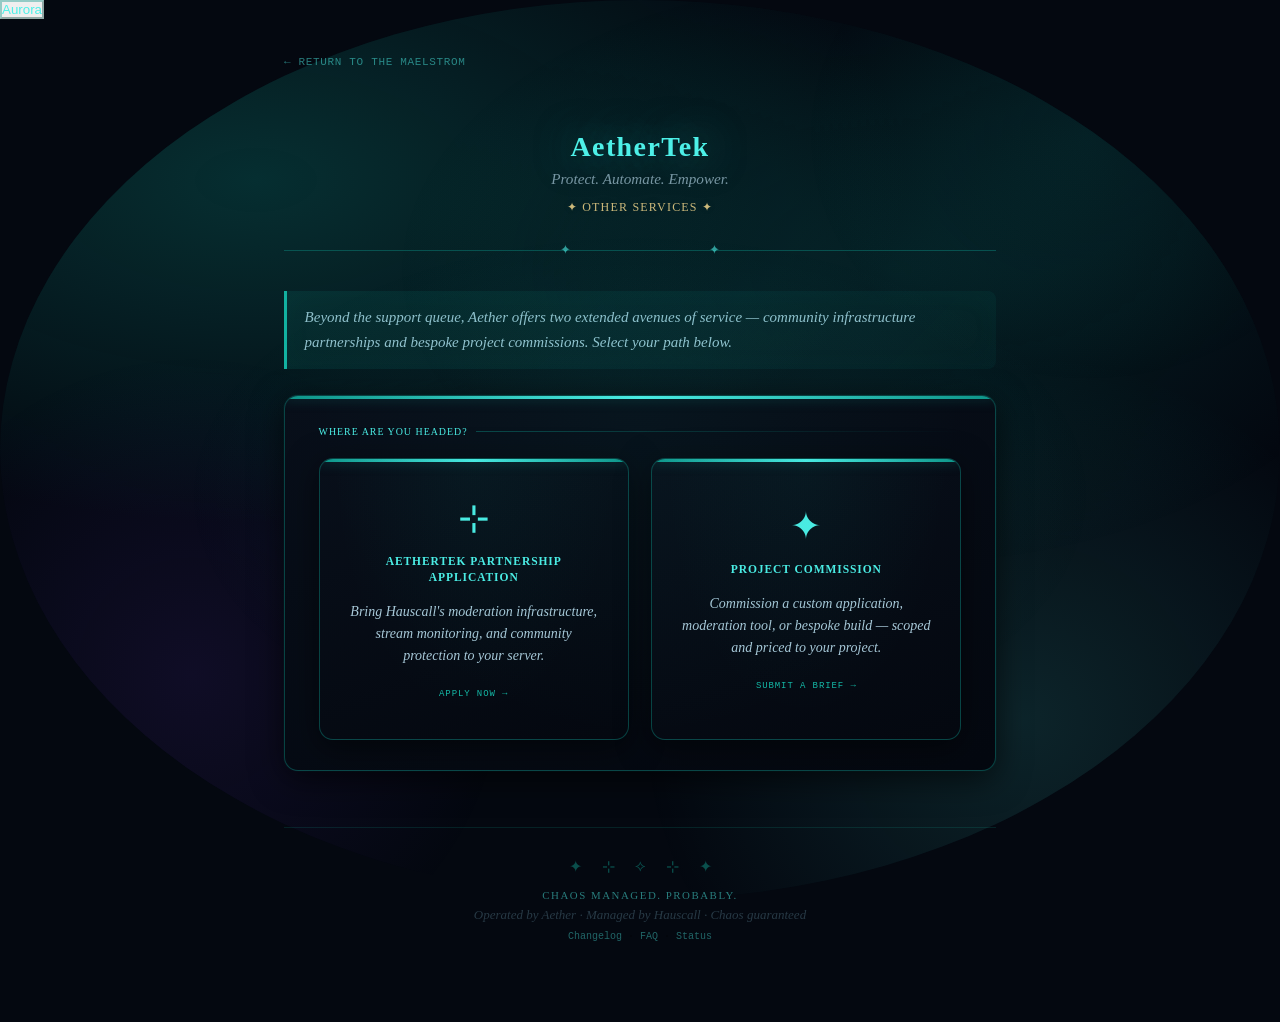
<file: other.html>
<!DOCTYPE html>
<html lang="en">
<head>
<meta charset="UTF-8">
<meta name="viewport" content="width=device-width, initial-scale=1.0">
<title>AetherhausStudios — Other Services</title>
<link rel="stylesheet" href="style.css">
<style>
  .panel-grid {
    display: grid;
    grid-template-columns: 1fr 1fr;
    gap: 1.4rem;
    margin-top: 0.5rem;
  }
  .panel-btn {
    display: flex; flex-direction: column;
    align-items: center; justify-content: center;
    gap: 1rem;
    padding: 2.5rem 1.8rem;
    background: linear-gradient(160deg, var(--surface) 0%, rgba(4,8,16,0.98) 100%);
    border: 1px solid var(--border-strong);
    border-radius: 14px;
    text-decoration: none;
    position: relative; overflow: hidden;
    transition: all 0.22s;
    box-shadow: 0 8px 32px rgba(0,0,0,0.5), inset 0 1px 0 rgba(255,255,255,0.03);
    cursor: pointer;
    text-align: center;
  }
  .panel-btn::before {
    content: '';
    position: absolute; top: 0; left: 0; right: 0; height: 3px;
    background: linear-gradient(90deg, var(--amethyst), var(--amethyst-light), var(--amethyst));
    box-shadow: 0 0 12px rgba(13,148,136,0.5);
    transition: box-shadow 0.22s;
  }
  .panel-btn::after {
    content: '';
    position: absolute; top: 0; left: 0; right: 0; bottom: 0;
    background: radial-gradient(ellipse at 50% 0%, rgba(13,148,136,0.06) 0%, transparent 65%);
    pointer-events: none;
    transition: opacity 0.22s;
  }
  .panel-btn:hover {
    border-color: var(--amethyst-light);
    transform: translateY(-3px);
    box-shadow: 0 12px 40px rgba(13,148,136,0.2), 0 0 0 1px rgba(13,148,136,0.15), inset 0 1px 0 rgba(255,255,255,0.04);
  }
  .panel-btn:hover::before { box-shadow: 0 0 20px rgba(77,240,232,0.6); }
  .panel-btn:hover::after { opacity: 2; }
  .panel-glyph {
    font-size: 2.4rem;
    color: var(--amethyst-light);
    line-height: 1;
    transition: text-shadow 0.22s;
  }
  .panel-btn:hover .panel-glyph {
    text-shadow: 0 0 30px rgba(77,240,232,0.6);
  }
  .panel-title {
    font-family: 'Cinzel Decorative', serif;
    font-size: 0.72rem; font-weight: 700;
    letter-spacing: 0.08em; text-transform: uppercase;
    color: var(--amethyst-light);
    line-height: 1.4;
  }
  .panel-desc {
    font-family: 'Crimson Pro', serif;
    font-style: italic; font-size: 14px;
    color: var(--parchment-dim);
    line-height: 1.55;
  }
  .panel-cta {
    font-family: 'JetBrains Mono', monospace;
    font-size: 9px; letter-spacing: 0.1em; text-transform: uppercase;
    color: var(--amethyst-mid);
    margin-top: 0.4rem;
    transition: color 0.2s;
  }
  .panel-btn:hover .panel-cta { color: var(--amethyst-light); }
  @media(max-width:580px){ .panel-grid { grid-template-columns: 1fr; } }
</style>
<script>
  // Apply aurora to html element before render — no flash
  if (localStorage.getItem('aurora') !== 'off') {
    document.documentElement.classList.add('aurora-on');
  }
</script>
</head>
<body>
<div id="aurora-layer" aria-hidden="true"><div class="a1"></div><div class="a2"></div><div class="a3"></div></div>
<button class="aurora-toggle" onclick="toggleAurora()" id="aurora-toggle-btn">
  <span class="aurora-toggle-dot"></span>
  <span id="aurora-toggle-label">Aurora</span>
</button>
<div class="page-wrap">
  <a class="back-link" href="index.html">← Return to the Maelstrom</a>

  <header class="site-header">
    <h1 class="site-title">AetherTek</h1>
    <p class="site-sub">Protect. Automate. Empower.</p>
    <p class="page-title">✦ Other Services ✦</p>
  </header>

  <div class="lore-aside">Beyond the support queue, Aether offers two extended avenues of service — community infrastructure partnerships and bespoke project commissions. Select your path below.</div>

  <div class="form-section">
    <div class="section-label">Where are you headed?</div>
    <div class="panel-grid">

      <a class="panel-btn" href="partnership.html">
        <span class="panel-glyph">⊹</span>
        <span class="panel-title">AetherTek Partnership Application</span>
        <span class="panel-desc">Bring Hauscall's moderation infrastructure, stream monitoring, and community protection to your server.</span>
        <span class="panel-cta">Apply now →</span>
      </a>

      <a class="panel-btn" href="commission.html">
        <span class="panel-glyph">✦</span>
        <span class="panel-title">Project Commission</span>
        <span class="panel-desc">Commission a custom application, moderation tool, or bespoke build — scoped and priced to your project.</span>
        <span class="panel-cta">Submit a brief →</span>
      </a>

    </div>
  </div>

  <footer class="page-footer">
    <div class="footer-runes"><span>✦</span><span>⊹</span><span>⟡</span><span>⊹</span><span>✦</span></div>
    <p class="footer-slogan">Chaos Managed. Probably.</p>
    <p class="footer-note">Operated by Aether · Managed by Hauscall · Chaos guaranteed</p>
    <p style="margin-top:0.5rem;font-family:'JetBrains Mono',monospace;font-size:10px;opacity:0.4;"><a href="changelog.html" style="color:var(--amethyst-light);text-decoration:none;">Changelog</a> · <a href="faq.html" style="color:var(--amethyst-light);text-decoration:none;">FAQ</a> · <a href="status.html" style="color:var(--amethyst-light);text-decoration:none;">Status</a></p>
  </footer>
</div>
</body>
</html>
</file>
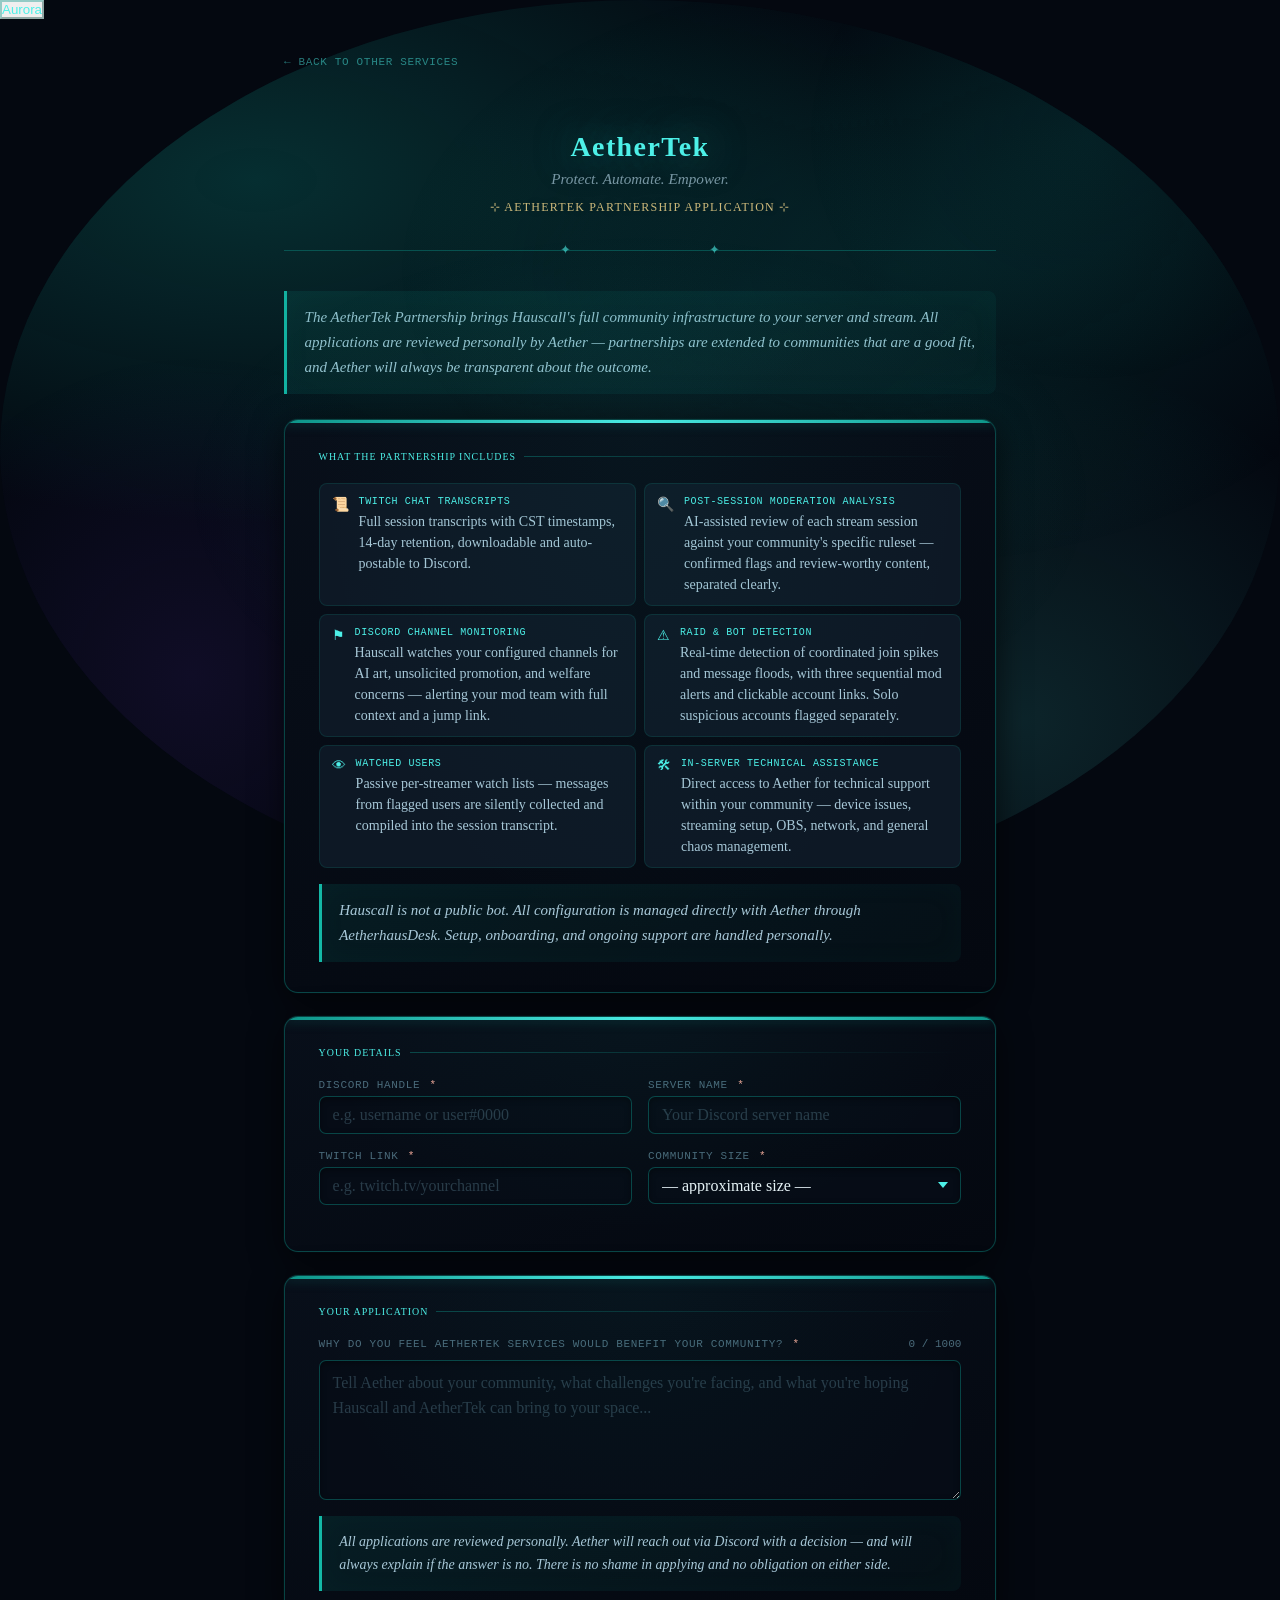
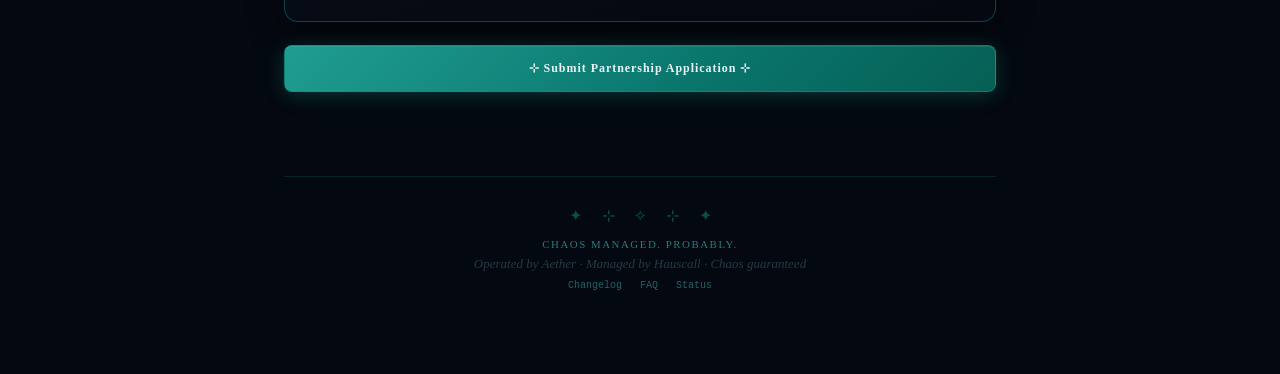
<file: partnership.html>
<!DOCTYPE html>
<html lang="en">
<head>
<meta charset="UTF-8">
<meta name="viewport" content="width=device-width, initial-scale=1.0">
<title>AetherhausStudios — AetherTek Partnership Application</title>
<link rel="stylesheet" href="style.css">
<style>
  .benefit-grid {
    display: grid;
    grid-template-columns: 1fr 1fr;
    gap: 8px;
    margin-bottom: 0.5rem;
  }
  .benefit-item {
    display: flex; align-items: flex-start; gap: 10px;
    padding: 10px 12px;
    background: var(--surface-raised);
    border: 1px solid var(--border);
    border-radius: 8px;
  }
  .benefit-icon {
    color: var(--amethyst-light);
    font-size: 14px; flex-shrink: 0; margin-top: 2px;
  }
  .benefit-text {
    font-family: 'Crimson Pro', serif;
    font-size: 14px; color: var(--parchment-dim);
    line-height: 1.5;
  }
  .benefit-text strong {
    display: block;
    font-family: 'JetBrains Mono', monospace;
    font-size: 10px; letter-spacing: 0.06em; text-transform: uppercase;
    color: var(--amethyst-light); margin-bottom: 2px; font-weight: 500;
  }
  @media(max-width:580px){ .benefit-grid { grid-template-columns: 1fr; } }
</style>
<script>
  // Apply aurora to html element before render — no flash
  if (localStorage.getItem('aurora') !== 'off') {
    document.documentElement.classList.add('aurora-on');
  }
</script>
</head>
<body>
<div id="aurora-layer" aria-hidden="true"><div class="a1"></div><div class="a2"></div><div class="a3"></div></div>
<button class="aurora-toggle" onclick="toggleAurora()" id="aurora-toggle-btn">
  <span class="aurora-toggle-dot"></span>
  <span id="aurora-toggle-label">Aurora</span>
</button>
<div class="page-wrap">
  <a class="back-link" href="other.html">← Back to Other Services</a>

  <header class="site-header">
    <h1 class="site-title">AetherTek</h1>
    <p class="site-sub">Protect. Automate. Empower.</p>
    <p class="page-title">⊹ AetherTek Partnership Application ⊹</p>
  </header>

  <div class="lore-aside">The AetherTek Partnership brings Hauscall's full community infrastructure to your server and stream. All applications are reviewed personally by Aether — partnerships are extended to communities that are a good fit, and Aether will always be transparent about the outcome.</div>

  <!-- WHAT YOU GET -->
  <div class="form-section">
    <div class="section-label">What the Partnership Includes</div>
    <div class="benefit-grid">
      <div class="benefit-item">
        <span class="benefit-icon">📜</span>
        <div class="benefit-text">
          <strong>Twitch Chat Transcripts</strong>
          Full session transcripts with CST timestamps, 14-day retention, downloadable and auto-postable to Discord.
        </div>
      </div>
      <div class="benefit-item">
        <span class="benefit-icon">🔍</span>
        <div class="benefit-text">
          <strong>Post-Session Moderation Analysis</strong>
          AI-assisted review of each stream session against your community's specific ruleset — confirmed flags and review-worthy content, separated clearly.
        </div>
      </div>
      <div class="benefit-item">
        <span class="benefit-icon">⚑</span>
        <div class="benefit-text">
          <strong>Discord Channel Monitoring</strong>
          Hauscall watches your configured channels for AI art, unsolicited promotion, and welfare concerns — alerting your mod team with full context and a jump link.
        </div>
      </div>
      <div class="benefit-item">
        <span class="benefit-icon">⚠</span>
        <div class="benefit-text">
          <strong>Raid & Bot Detection</strong>
          Real-time detection of coordinated join spikes and message floods, with three sequential mod alerts and clickable account links. Solo suspicious accounts flagged separately.
        </div>
      </div>
      <div class="benefit-item">
        <span class="benefit-icon">👁</span>
        <div class="benefit-text">
          <strong>Watched Users</strong>
          Passive per-streamer watch lists — messages from flagged users are silently collected and compiled into the session transcript.
        </div>
      </div>
      <div class="benefit-item">
        <span class="benefit-icon">🛠</span>
        <div class="benefit-text">
          <strong>In-Server Technical Assistance</strong>
          Direct access to Aether for technical support within your community — device issues, streaming setup, OBS, network, and general chaos management.
        </div>
      </div>
    </div>
    <div class="lore-aside" style="margin-top:1rem;margin-bottom:0;">
      Hauscall is not a public bot. All configuration is managed directly with Aether through AetherhausDesk. Setup, onboarding, and ongoing support are handled personally.
    </div>
  </div>

  <!-- APPLICATION FORM -->
  <div class="form-section" id="s1">
    <div class="section-label">Your Details</div>
    <div class="field-row">
      <div class="field-group">
        <label for="p-discord">Discord Handle <span class="req">*</span></label>
        <input type="text" id="p-discord" placeholder="e.g. username or user#0000">
        <span class="error-msg" id="p-discord-err">A Discord handle is required so Aether can reach you.</span>
      </div>
      <div class="field-group">
        <label for="p-server">Server Name <span class="req">*</span></label>
        <input type="text" id="p-server" placeholder="Your Discord server name">
        <span class="error-msg" id="p-server-err">Please provide your server name.</span>
      </div>
    </div>
    <div class="field-row">
      <div class="field-group">
        <label for="p-twitch">Twitch Link <span class="req">*</span></label>
        <input type="text" id="p-twitch" placeholder="e.g. twitch.tv/yourchannel">
        <span class="error-msg" id="p-twitch-err">A Twitch link is required.</span>
      </div>
      <div class="field-group">
        <label for="p-size">Community Size <span class="req">*</span></label>
        <select id="p-size">
          <option value="">— approximate size —</option>
          <option>Under 50 members</option>
          <option>50–200 members</option>
          <option>200–500 members</option>
          <option>500–1,000 members</option>
          <option>1,000–5,000 members</option>
          <option>5,000+ members</option>
        </select>
        <span class="error-msg" id="p-size-err">Please select a community size.</span>
      </div>
    </div>
  </div>

  <div class="form-section" id="s2">
    <div class="section-label">Your Application</div>
    <div class="field-row full">
      <div class="field-group">
        <div style="display:flex;justify-content:space-between;align-items:center;margin-bottom:5px;">
          <label for="p-why">Why Do You Feel AetherTek Services Would Benefit Your Community? <span class="req">*</span></label>
          <span class="char-count" id="p-char">0 / 1000</span>
        </div>
        <textarea id="p-why" maxlength="1000" style="min-height:140px;"
          placeholder="Tell Aether about your community, what challenges you're facing, and what you're hoping Hauscall and AetherTek can bring to your space..."
          oninput="document.getElementById('p-char').textContent=this.value.length+' / 1000'"></textarea>
        <span class="error-msg" id="p-why-err">Please tell Aether about your community before submitting.</span>
      </div>
    </div>
    <div class="lore-aside" style="margin-bottom:0;font-size:14px;">
      All applications are reviewed personally. Aether will reach out via Discord with a decision — and will always explain if the answer is no. There is no shame in applying and no obligation on either side.
    </div>
  </div>

  <button class="submit-btn" id="submit-btn" onclick="submitPartnership()">⊹ Submit Partnership Application ⊹</button>
  <div class="send-status" id="send-status"></div>

  <div class="success-banner" id="success">
    <span class="success-glyph">⊹</span>
    <div class="success-title">Application Received</div>
    <p class="success-msg">Your partnership application has been dispatched to Aether.<br>
    A personal review awaits — you will hear back via Discord.<br><br>
    Thank you for your interest in the AetherTek Partnership.</p>
  </div>

  <footer class="page-footer">
    <div class="footer-runes"><span>✦</span><span>⊹</span><span>⟡</span><span>⊹</span><span>✦</span></div>
    <p class="footer-slogan">Chaos Managed. Probably.</p>
    <p class="footer-note">Operated by Aether · Managed by Hauscall · Chaos guaranteed</p>
    <p style="margin-top:0.5rem;font-family:'JetBrains Mono',monospace;font-size:10px;opacity:0.4;"><a href="changelog.html" style="color:var(--amethyst-light);text-decoration:none;">Changelog</a> · <a href="faq.html" style="color:var(--amethyst-light);text-decoration:none;">FAQ</a> · <a href="status.html" style="color:var(--amethyst-light);text-decoration:none;">Status</a></p>
  </footer>
</div>

<script>
  const HAUSCALL = 'https://hauscall-production.up.railway.app';

  function setStatus(state, msg) {
    document.getElementById('send-status').innerHTML = `<span class="status-dot ${state}"></span>${msg}`;
  }
  function validate() {
    let ok = true;
    const fields = [
      ['p-discord', 'p-discord-err'],
      ['p-server',  'p-server-err'],
      ['p-twitch',  'p-twitch-err'],
      ['p-why',     'p-why-err'],
    ];
    fields.forEach(([id, err]) => {
      const val = document.getElementById(id).value.trim();
      document.getElementById(err).style.display = val ? 'none' : 'block';
      if (!val) ok = false;
    });
    const size = document.getElementById('p-size').value;
    document.getElementById('p-size-err').style.display = size ? 'none' : 'block';
    if (!size) ok = false;
    return ok;
  }
  async function submitPartnership() {
    if (!validate()) return;
    const btn = document.getElementById('submit-btn');
    btn.disabled = true;
    setStatus('sending', 'Dispatching application...');

    const payload = {
      discord: document.getElementById('p-discord').value.trim(),
      server:  document.getElementById('p-server').value.trim(),
      twitch:  document.getElementById('p-twitch').value.trim(),
      size:    document.getElementById('p-size').value,
      why:     document.getElementById('p-why').value.trim(),
    };

    try {
      const res = await fetch(HAUSCALL + '/partnership', { method: 'POST', headers: { 'Content-Type': 'application/json' }, body: JSON.stringify(payload) });
      if (res.ok) {
        setStatus('ok', 'Application submitted successfully.');
        ['s1','s2'].forEach(id => document.getElementById(id).style.display = 'none');
        document.querySelectorAll('.lore-aside').forEach(el => el.style.display = 'none');
        btn.style.display = 'none';
        document.getElementById('send-status').style.display = 'none';
        document.getElementById('success').style.display = 'block';
      } else { throw new Error(); }
    } catch {
      setStatus('err', 'Submission failed — please try again or reach out via Discord.');
      btn.disabled = false;
    }
  }
</script>
</body>
</html>
</file>
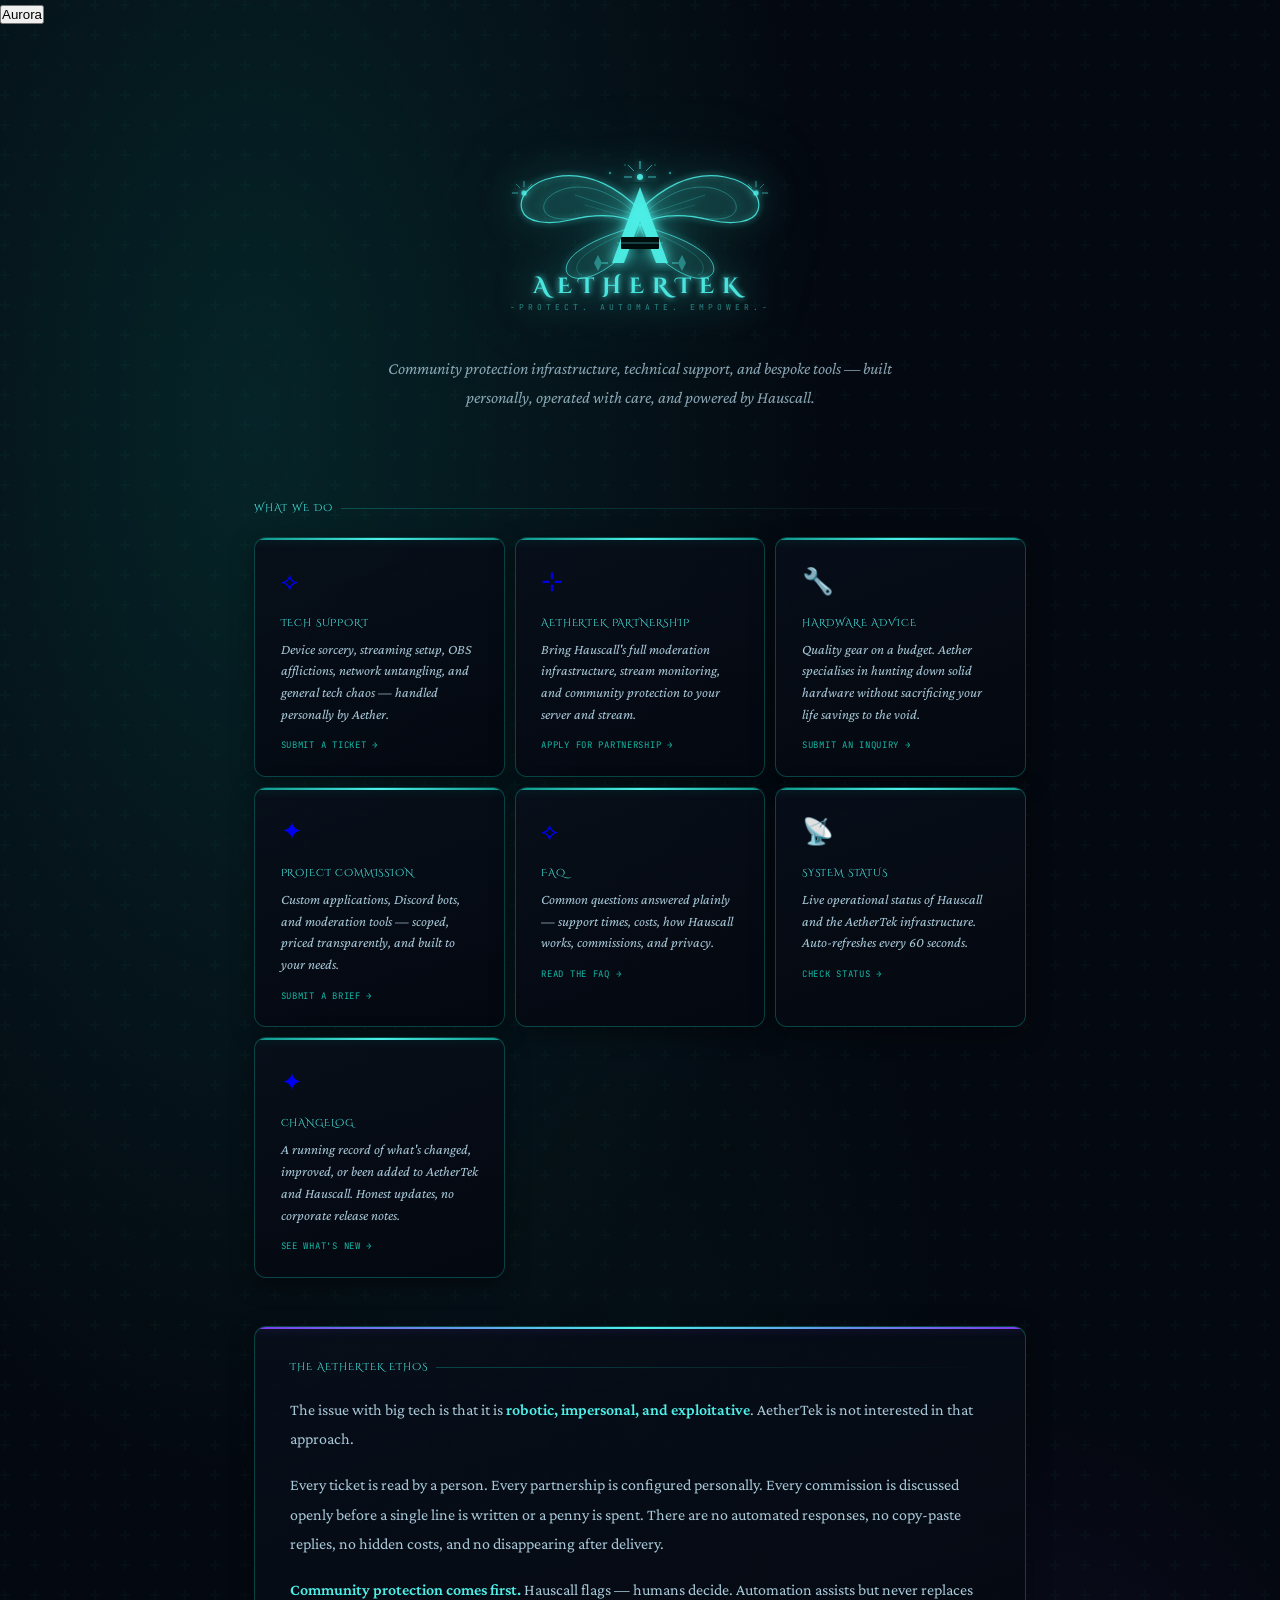
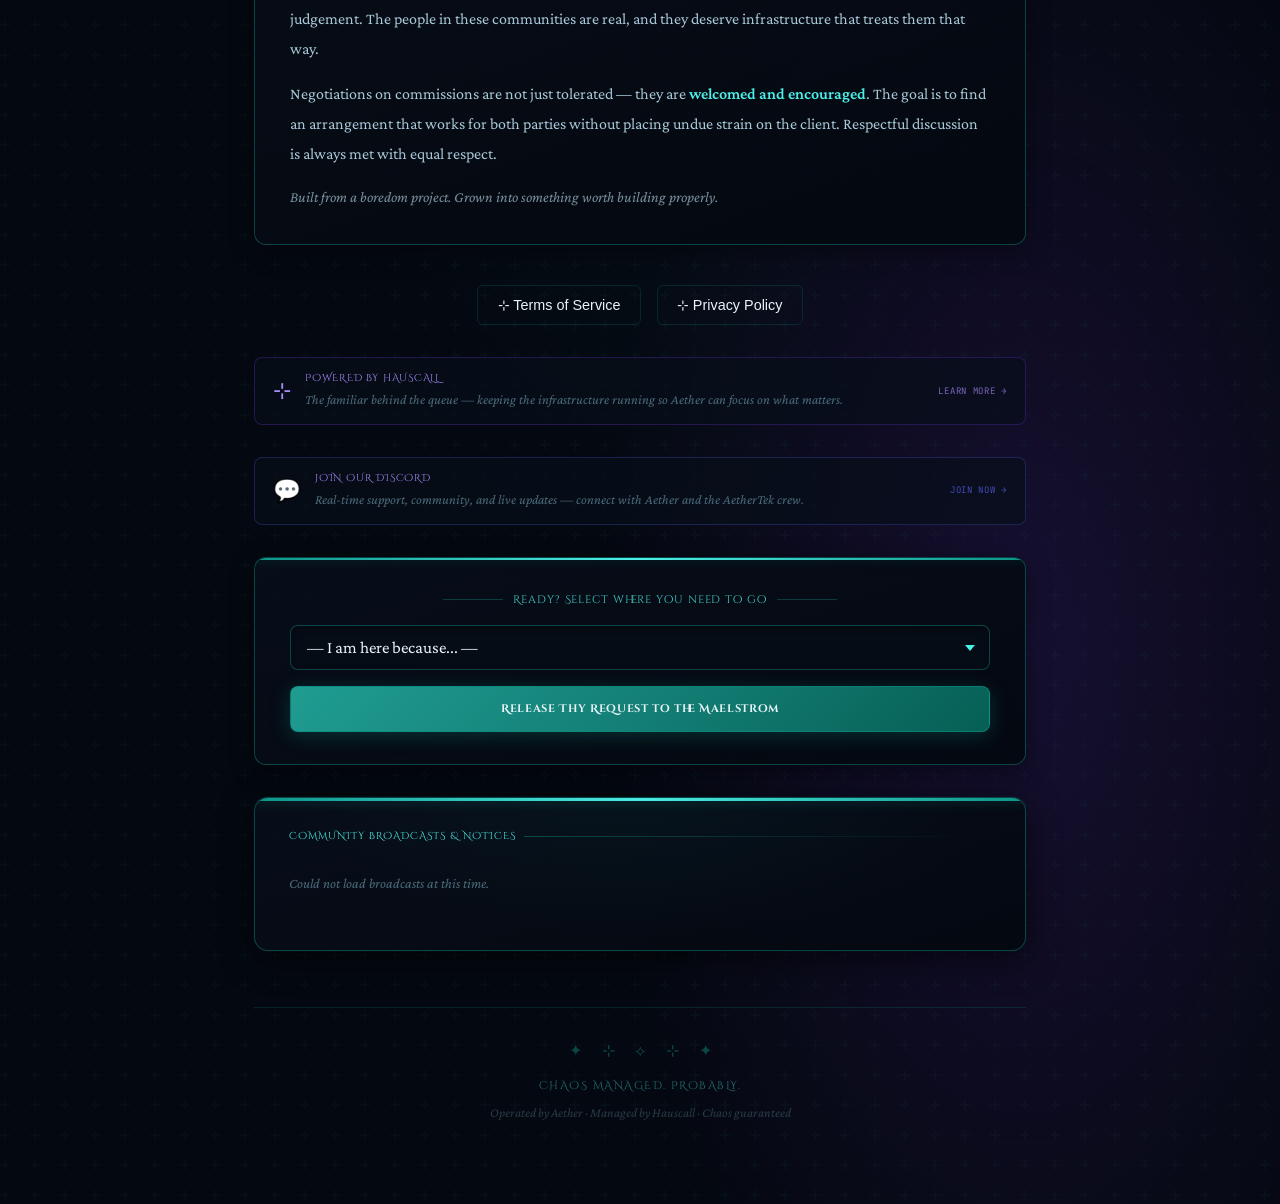
<file: rating.html>
<!DOCTYPE html>
<html lang="en">
<head>
<meta charset="UTF-8">
<meta name="viewport" content="width=device-width, initial-scale=1.0">
<title>AetherhausStudios — Rate Your Experience</title>
<link rel="stylesheet" href="style.css">
<style>
  /* Rating page specific */
  .star-row { display: flex; gap: 8px; margin-bottom: 0.5rem; }
  .star {
    width: 44px; height: 44px; background: none; border: none;
    cursor: pointer; font-size: 36px; line-height: 1;
    color: rgba(196,150,42,0.2); transition: color 0.15s, transform 0.1s;
    padding: 0;
  }
  .star:hover, .star.lit { color: var(--gold); text-shadow: 0 0 14px rgba(196,150,42,0.6); }
  .star:active { transform: scale(0.85); }
  .star-label {
    font-family: 'Crimson Pro', serif; font-style: italic;
    color: var(--parchment-muted); font-size: 15px;
    margin-top: 4px; min-height: 22px; transition: color 0.2s;
  }
  .kofi-btn {
    display: flex; align-items: center; justify-content: center; gap: 10px;
    background: linear-gradient(135deg, #e8504e, #c43a38);
    color: #fff; font-family: 'Cinzel Decorative', serif;
    font-size: 0.75rem; letter-spacing: 0.08em; font-weight: 700;
    padding: 0.9rem 2.5rem; border: none; border-radius: 8px;
    cursor: pointer; transition: all 0.2s; text-decoration: none;
    display: block; width: 100%; text-align: center; margin-top: 0.6rem;
    box-shadow: 0 4px 20px rgba(196,74,72,0.3);
  }
  .kofi-btn:hover {
    background: linear-gradient(135deg, #f06260, #d44a48);
    transform: translateY(-2px); box-shadow: 0 8px 28px rgba(196,74,72,0.45);
  }
  .tip-note {
    font-family: 'Crimson Pro', serif; font-style: italic;
    font-size: 14px; color: var(--parchment-muted);
    text-align: center; margin-top: 0.8rem; line-height: 1.65;
    padding: 0 0.5rem;
  }
  .tip-grid {
    display: grid; grid-template-columns: repeat(4, 1fr);
    gap: 8px; margin-bottom: 1rem;
  }
  .tip-card {
    background: var(--surface-raised); border: 1px solid var(--border);
    border-radius: 8px; padding: 0.85rem 0.4rem;
    text-align: center; cursor: pointer; transition: all 0.18s;
  }
  .tip-card:hover { border-color: var(--amethyst); background: rgba(124,77,170,0.15); }
  .tip-card.selected {
    border-color: var(--amethyst); background: rgba(124,77,170,0.2);
    box-shadow: 0 0 12px rgba(124,77,170,0.2);
  }
  .tip-amount {
    font-family: 'Cinzel Decorative', serif; font-size: 1rem;
    font-weight: 700; color: var(--gold-light); display: block;
  }
  .tip-label {
    font-size: 11px; font-family: 'JetBrains Mono', monospace;
    color: var(--parchment-muted); text-transform: uppercase;
    letter-spacing: 0.04em; display: block; margin-top: 3px;
  }
  .resolution-badge {
    display: inline-flex; align-items: center; gap: 8px;
    background: rgba(74,140,66,0.15); border: 1px solid rgba(74,140,66,0.4);
    border-radius: 20px; padding: 5px 14px;
    font-family: 'JetBrains Mono', monospace; font-size: 11px;
    color: #a8d4a0; letter-spacing: 0.05em;
    margin-bottom: 1.2rem;
  }
  .resolution-badge::before {
    content: '●'; font-size: 8px; color: #4a8c42;
    animation: blink 2s infinite;
  }
  @media(max-width:480px){ .tip-grid{ grid-template-columns: repeat(2,1fr); } }
</style>
<script>
  // Apply aurora to html element before render — no flash
  if (localStorage.getItem('aurora') !== 'off') {
    document.documentElement.classList.add('aurora-on');
  }
</script>
</head>
<body>
<div id="aurora-layer" aria-hidden="true"><div class="a1"></div><div class="a2"></div><div class="a3"></div></div>
<button class="aurora-toggle" onclick="toggleAurora()" id="aurora-toggle-btn">
  <span class="aurora-toggle-dot"></span>
  <span id="aurora-toggle-label">Aurora</span>
</button>
<div class="page-wrap">

  <header class="site-header">
    <h1 class="site-title">AetherTek</h1>
    <p class="site-sub">Protect. Automate. Empower.</p>
    <p class="page-title">⟡ Resolution Follow-up ⟡</p>
  </header>

  <div class="lore-aside" id="lore-text">
    Your ticket has been marked as resolved. Whether the chaos was fully tamed or at least made more manageable, Aether hopes the journey was worthwhile. If you have a moment, a word or a rating goes a long way.
  </div>

  <!-- TICKET REFERENCE -->
  <div class="form-section" id="ref-section">
    <div class="section-label">Resolved Ticket</div>
    <div style="display:flex; align-items:center; gap:14px; flex-wrap:wrap;">
      <div class="resolution-badge" id="ticket-badge">loading...</div>
      <span style="font-family:'Crimson Pro',serif; font-style:italic; font-size:15px; color:var(--parchment-muted);">This page was sent to you by Hauscall upon resolution of your support ticket.</span>
    </div>
  </div>

  <!-- RATING SECTION -->
  <div class="form-section" id="rating-section">
    <div class="section-label">Your Verdict</div>

    <div style="margin-bottom:1.4rem;">
      <div class="star-row" id="star-row">
        <button class="star" onclick="setStar(1)" aria-label="1 star">★</button>
        <button class="star" onclick="setStar(2)" aria-label="2 stars">★</button>
        <button class="star" onclick="setStar(3)" aria-label="3 stars">★</button>
        <button class="star" onclick="setStar(4)" aria-label="4 stars">★</button>
        <button class="star" onclick="setStar(5)" aria-label="5 stars">★</button>
      </div>
      <div class="star-label" id="star-label">tap a star to rate your experience</div>
    </div>

    <div class="field-row">
      <div class="field-group">
        <label for="r-name">Name or Handle</label>
        <input type="text" id="r-name" placeholder="who speaks for the record">
      </div>
      <div class="field-group">
        <label for="r-service">What Did Aether Help With?</label>
        <select id="r-service">
          <option value="">— select —</option>
          <option>Device troubleshooting</option>
          <option>Streaming setup</option>
          <option>OBS / Streamlabs</option>
          <option>Network issues</option>
          <option>Steam / game optimisation</option>
          <option>System optimisation</option>
          <option>Hardware advice</option>
          <option>Moral support with tech rage</option>
          <option>Something else entirely</option>
        </select>
      </div>
    </div>

    <div class="field-row full">
      <div class="field-group">
        <label for="r-review">Your Testimony</label>
        <textarea id="r-review" placeholder="Tell future travellers what to expect. Was the chaos controlled? The vibes correct? The problem actually solved?"></textarea>
        <span class="error-msg" id="r-review-err">A testimony must be provided before sealing.</span>
      </div>
    </div>

    <div class="field-row full">
      <div class="field-group">
        <label for="r-quote">One Line for the Hall of Fame (optional)</label>
        <input type="text" id="r-quote" placeholder="something quotable, funny, or genuinely kind">
      </div>
    </div>
  </div>

  <button class="submit-btn" id="review-btn" onclick="submitReview()">✦ Seal This Testament ✦</button>
  <div class="send-status" id="review-status"></div>

  <div class="success-banner" id="review-success" style="margin-bottom:1.4rem;">
    <span class="success-glyph">✦</span>
    <div class="success-title">Testament Inscribed</div>
    <p class="success-msg">It has been recorded and dispatched to the Aetherhaus archive.<br>
    Your words are appreciated more than you know.</p>
  </div>

  <!-- TIP SECTION — always visible -->
  <div class="form-section" id="tip-section">
    <div class="section-label">Leave a Tip</div>

    <div class="tip-grid">
      <div class="tip-card" onclick="selectTip(this, 3)">
        <span class="tip-amount">$3</span>
        <span class="tip-label">a sip of water</span>
      </div>
      <div class="tip-card" onclick="selectTip(this, 5)">
        <span class="tip-amount">$5</span>
        <span class="tip-label">chilli fries fund</span>
      </div>
      <div class="tip-card" onclick="selectTip(this, 10)">
        <span class="tip-amount">$10</span>
        <span class="tip-label">one full meal</span>
      </div>
      <div class="tip-card" onclick="selectTip(this, 20)">
        <span class="tip-amount">$20</span>
        <span class="tip-label">legendary patron</span>
      </div>
    </div>

    <a class="kofi-btn" href="https://ko-fi.com/aetherhausstudios" target="_blank" rel="noopener" id="kofi-link">
      ☕ Send a Tip via Ko-fi
    </a>

    <p class="tip-note">
      Aether does not ask for tips — they are entirely optional.<br>
      Should you consider leaving one, Aether asks only that you tip what you do not need.<br>
      <em>This assistance is about your wellbeing and peace of mind, first and foremost.</em>
    </p>
  </div>

  <footer class="page-footer">
    <div class="footer-runes"><span>✦</span><span>⊹</span><span>⟡</span><span>⊹</span><span>✦</span></div>
    <p class="footer-slogan">Chaos Managed. Probably.</p>
    <p class="footer-note">Operated by Aether · Managed by Hauscall · Chaos guaranteed</p>
    <p style="margin-top:0.5rem;font-family:'JetBrains Mono',monospace;font-size:10px;opacity:0.4;"><a href="changelog.html" style="color:var(--amethyst-light);text-decoration:none;">Changelog</a> · <a href="faq.html" style="color:var(--amethyst-light);text-decoration:none;">FAQ</a> · <a href="status.html" style="color:var(--amethyst-light);text-decoration:none;">Status</a></p>
  </footer>
</div>

<script>
  const WEBHOOK = 'https://discordapp.com/api/webhooks/1499916622888960221/8Q15ozXiTxZ-eTuPqkyXpEqcb1xFGEG4_1Py06G1By5zAd1J9DruAIMX-vk_Ns5Bf9Em';

  // ── GATE: redirect if no ticket ID in URL ──
  const params = new URLSearchParams(window.location.search);
  const ticketId = params.get('ticket');
  if (!ticketId || !ticketId.startsWith('TKT-')) {
    window.location.replace('index.html');
  } else {
    document.getElementById('ticket-badge').textContent = ticketId + ' — Resolved';
  }

  let currentStar = 0;
  let currentTip = null;

  const starLabels = [
    '', 'Rough, but honest.', 'It was fine, I guess.',
    'Solid support.', 'Really helpful!', 'Absolute legend ✦'
  ];

  function setStar(n) {
    currentStar = n;
    document.querySelectorAll('.star').forEach((s, i) => s.classList.toggle('lit', i < n));
    const label = document.getElementById('star-label');
    label.textContent = starLabels[n];
    label.style.color = n === 5 ? 'var(--gold-light)' : 'var(--parchment-muted)';
  }

  function selectTip(card, amount) {
    document.querySelectorAll('.tip-card').forEach(c => c.classList.remove('selected'));
    card.classList.add('selected');
    currentTip = amount;
    // append amount to Ko-fi URL as message hint
    document.getElementById('kofi-link').href =
      `https://ko-fi.com/aetherhausstudios`;
  }

  function setStatus(id, state, msg) {
    const el = document.getElementById(id);
    el.innerHTML = `<span class="status-dot ${state}"></span>${msg}`;
  }

  async function submitReview() {
    const review = document.getElementById('r-review').value.trim();
    const errEl = document.getElementById('r-review-err');
    if (!review) { errEl.style.display = 'block'; document.getElementById('r-review').focus(); return; }
    errEl.style.display = 'none';

    const btn = document.getElementById('review-btn');
    btn.disabled = true;
    setStatus('review-status', 'sending', 'Sealing testament...');

    const name    = document.getElementById('r-name').value.trim() || 'Anonymous';
    const service = document.getElementById('r-service').value || 'unspecified';
    const quote   = document.getElementById('r-quote').value.trim();
    const stars   = currentStar
      ? '★'.repeat(currentStar) + '☆'.repeat(5 - currentStar)
      : 'not rated';

    const payload = {
      embeds: [{
        title: `✦ New Review — ${ticketId}`,
        color: 0xc4962a,
        fields: [
          { name: 'From', value: name, inline: true },
          { name: 'Rating', value: stars, inline: true },
          { name: 'Helped with', value: service, inline: true },
          { name: 'Testimony', value: review },
          ...(quote ? [{ name: 'Hall of Fame', value: `"${quote}"` }] : [])
        ],
        footer: { text: 'AetherhausStudios Reviews · ' + new Date().toLocaleString() }
      }]
    };

    try {
      const res = await fetch(WEBHOOK, {
        method: 'POST',
        headers: { 'Content-Type': 'application/json' },
        body: JSON.stringify(payload)
      });
      if (res.ok) {
        setStatus('review-status', 'ok', 'Inscribed successfully.');
        document.getElementById('rating-section').style.display = 'none';
        btn.style.display = 'none';
        document.getElementById('review-status').style.display = 'none';
        document.getElementById('review-success').style.display = 'block';
      } else { throw new Error(); }
    } catch {
      setStatus('review-status', 'err', 'Discord failed — please try again.');
      btn.disabled = false;
    }
  }
</script>
</body>
</html>
</file>
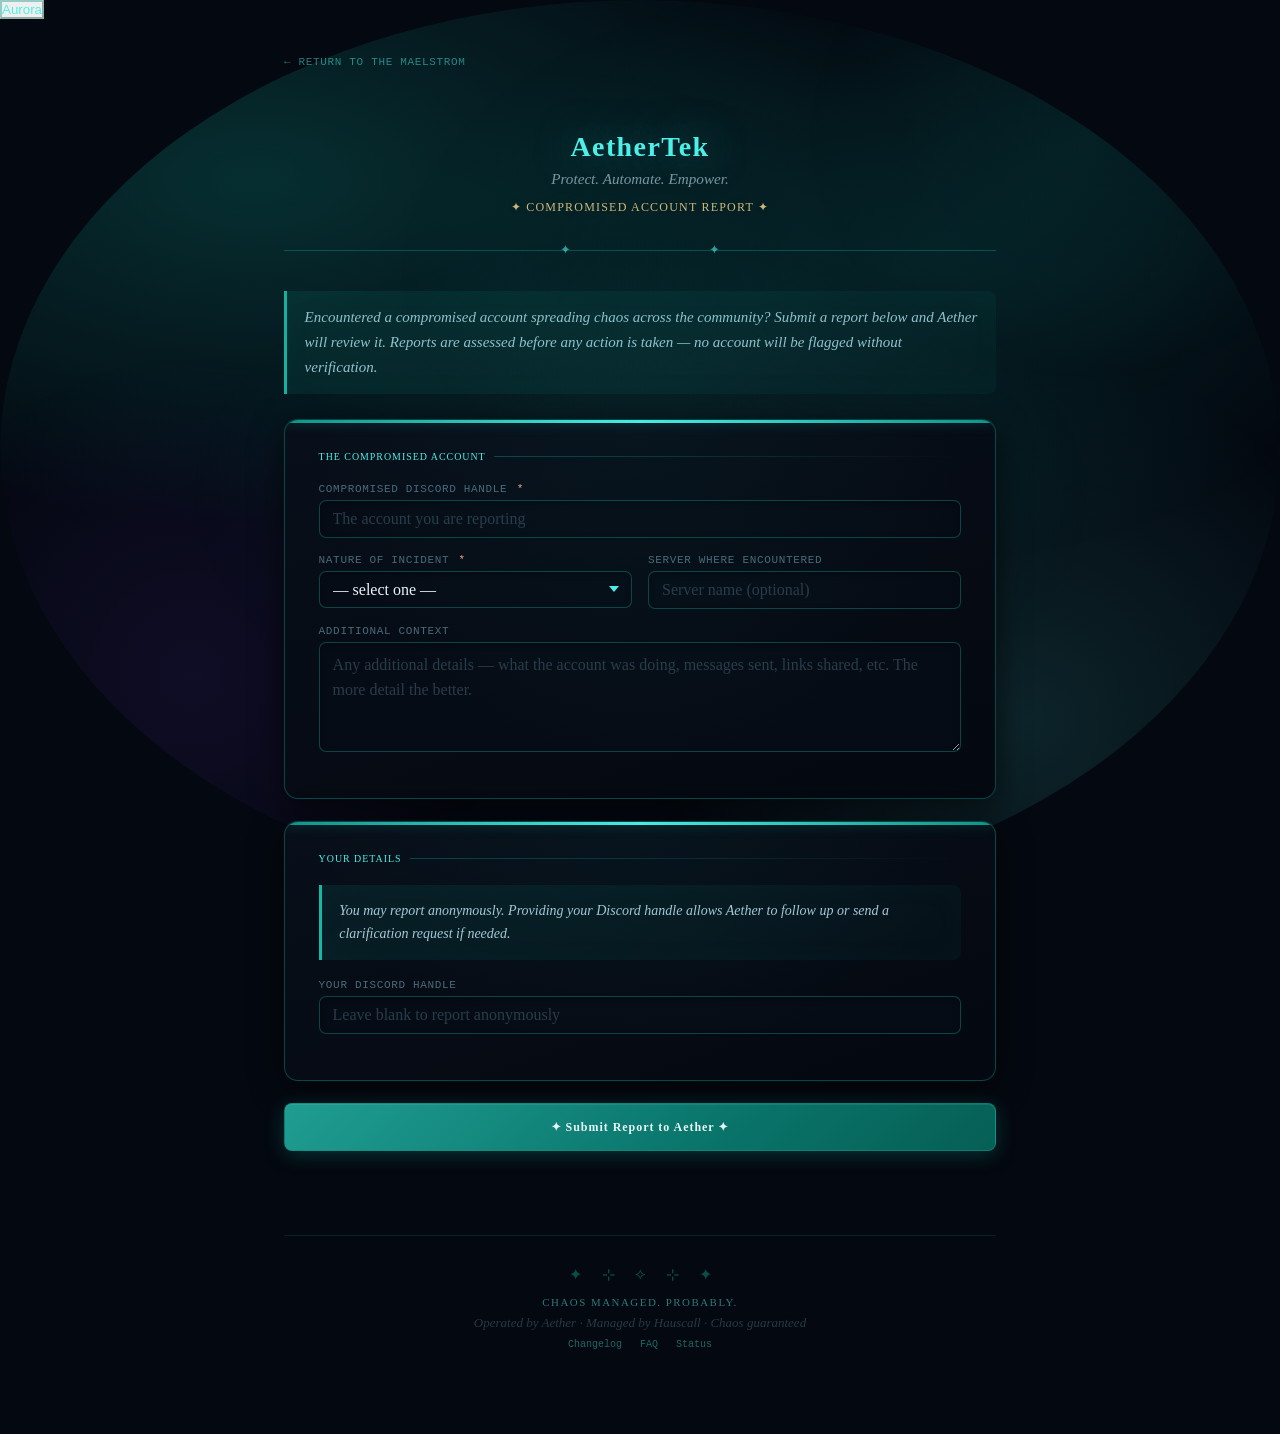
<file: report.html>
<!DOCTYPE html>
<html lang="en">
<head>
<meta charset="UTF-8">
<meta name="viewport" content="width=device-width, initial-scale=1.0">
<title>AetherhausStudios — Report a Compromised Account</title>
<link rel="stylesheet" href="style.css">
<script>
  // Apply aurora to html element before render — no flash
  if (localStorage.getItem('aurora') !== 'off') {
    document.documentElement.classList.add('aurora-on');
  }
</script>
</head>
<body>
<div id="aurora-layer" aria-hidden="true"><div class="a1"></div><div class="a2"></div><div class="a3"></div></div>
<button class="aurora-toggle" onclick="toggleAurora()" id="aurora-toggle-btn">
  <span class="aurora-toggle-dot"></span>
  <span id="aurora-toggle-label">Aurora</span>
</button>
<div class="page-wrap">
  <a class="back-link" href="index.html">← Return to the Maelstrom</a>

  <header class="site-header">
    <h1 class="site-title">AetherTek</h1>
    <p class="site-sub">Protect. Automate. Empower.</p>
    <p class="page-title">✦ Compromised Account Report ✦</p>
  </header>

  <div class="lore-aside">Encountered a compromised account spreading chaos across the community? Submit a report below and Aether will review it. Reports are assessed before any action is taken — no account will be flagged without verification.</div>

  <div class="form-section" id="s1">
    <div class="section-label">The Compromised Account</div>

    <div class="field-row full">
      <div class="field-group">
        <label for="r-handle">Compromised Discord Handle <span class="req">*</span></label>
        <input type="text" id="r-handle" placeholder="The account you are reporting">
        <span class="error-msg" id="r-handle-err">The compromised account handle is required.</span>
      </div>
    </div>

    <div class="field-row">
      <div class="field-group">
        <label for="r-nature">Nature of Incident <span class="req">*</span></label>
        <select id="r-nature">
          <option value="">— select one —</option>
          <option>Phishing DMs</option>
          <option>Spam / Mass Messaging</option>
          <option>Bot Raid</option>
          <option>Malicious Link Distribution</option>
          <option>Impersonation</option>
          <option>Compromised & Actively Misused</option>
          <option>Other</option>
        </select>
        <span class="error-msg" id="r-nature-err">Please select the nature of the incident.</span>
      </div>
      <div class="field-group">
        <label for="r-server">Server Where Encountered</label>
        <input type="text" id="r-server" placeholder="Server name (optional)">
      </div>
    </div>

    <div class="field-row full">
      <div class="field-group">
        <label for="r-context">Additional Context</label>
        <textarea id="r-context" placeholder="Any additional details — what the account was doing, messages sent, links shared, etc. The more detail the better."></textarea>
      </div>
    </div>
  </div>

  <div class="form-section" id="s2">
    <div class="section-label">Your Details</div>
    <div class="lore-aside" style="margin-bottom:1.2rem;font-size:14px;">You may report anonymously. Providing your Discord handle allows Aether to follow up or send a clarification request if needed.</div>

    <div class="field-row full">
      <div class="field-group">
        <label for="r-reporter">Your Discord Handle</label>
        <input type="text" id="r-reporter" placeholder="Leave blank to report anonymously" oninput="toggleNotify(this)">
      </div>
    </div>

    <div class="checkbox-group" id="notify-row" style="display:none;">
      <input type="checkbox" id="r-notify" checked>
      <label for="r-notify">Notify me via Hauscall DM when this report is reviewed</label>
    </div>
  </div>

  <button class="submit-btn" id="submit-btn" onclick="submitReport()">✦ Submit Report to Aether ✦</button>
  <div class="send-status" id="send-status"></div>

  <div class="success-banner" id="success">
    <span class="success-glyph">✦</span>
    <div class="success-title">Report Received</div>
    <p class="success-msg">Your report has been submitted and will be reviewed by Aether before any action is taken.<br>
    No account will be flagged without verification.<br><br>
    <span id="notify-msg"></span>
    Thank you for helping keep the community safe.</p>
  </div>

  <footer class="page-footer">
    <div class="footer-runes"><span>✦</span><span>⊹</span><span>⟡</span><span>⊹</span><span>✦</span></div>
    <p class="footer-slogan">Chaos Managed. Probably.</p>
    <p class="footer-note">Operated by Aether · Managed by Hauscall · Chaos guaranteed</p>
    <p style="margin-top:0.5rem;font-family:'JetBrains Mono',monospace;font-size:10px;opacity:0.4;"><a href="changelog.html" style="color:var(--amethyst-light);text-decoration:none;">Changelog</a> · <a href="faq.html" style="color:var(--amethyst-light);text-decoration:none;">FAQ</a> · <a href="status.html" style="color:var(--amethyst-light);text-decoration:none;">Status</a></p>
  </footer>
</div>

<script>
  const WEBHOOK='https://discordapp.com/api/webhooks/1499916622888960221/8Q15ozXiTxZ-eTuPqkyXpEqcb1xFGEG4_1Py06G1By5zAd1J9DruAIMX-vk_Ns5Bf9Em';

  function genId(){
    const c='ABCDEFGHJKLMNPQRSTUVWXYZ23456789';let id='RPT-';
    for(let i=0;i<6;i++)id+=c[Math.floor(Math.random()*c.length)];return id;
  }
  function toggleNotify(input){
    document.getElementById('notify-row').style.display=input.value.trim()?'flex':'none';
  }
  function setStatus(state,msg){
    document.getElementById('send-status').innerHTML=`<span class="status-dot ${state}"></span>${msg}`;
  }
  function validate(){
    let ok=true;
    const handle=document.getElementById('r-handle').value.trim();
    const nature=document.getElementById('r-nature').value;
    if(!handle){document.getElementById('r-handle-err').style.display='block';ok=false;}else{document.getElementById('r-handle-err').style.display='none';}
    if(!nature){document.getElementById('r-nature-err').style.display='block';ok=false;}else{document.getElementById('r-nature-err').style.display='none';}
    return ok;
  }
  async function submitReport(){
    if(!validate())return;
    const btn=document.getElementById('submit-btn');
    btn.disabled=true;setStatus('sending','Submitting report...');
    const rptId=genId();
    const handle=document.getElementById('r-handle').value.trim();
    const nature=document.getElementById('r-nature').value;
    const server=document.getElementById('r-server').value.trim()||'not specified';
    const context=document.getElementById('r-context').value.trim()||'none provided';
    const reporter=document.getElementById('r-reporter').value.trim()||'Anonymous';
    const notify=document.getElementById('r-notify').checked&&reporter!=='Anonymous';
    const payload={embeds:[{title:`${rptId} — ⚠️ Compromised Account Report`,color:0xc44a2a,fields:[
      {name:'Reported Account',value:handle,inline:true},
      {name:'Nature of Incident',value:nature,inline:true},
      {name:'Server',value:server,inline:true},
      {name:'Reported By',value:reporter,inline:true},
      {name:'Notify Reporter',value:notify?'Yes':'No / Anonymous',inline:true},
      {name:'Additional Context',value:context}
    ],footer:{text:'AetherhausStudios Security Report · '+new Date().toLocaleString()}}]};
    try{
      const res=await fetch(WEBHOOK,{method:'POST',headers:{'Content-Type':'application/json'},body:JSON.stringify(payload)});
      if(res.ok){
        setStatus('ok','Report submitted successfully.');
        const notifyMsg=document.getElementById('notify-msg');
        notifyMsg.textContent=notify?'Hauscall will DM you when your report has been reviewed. ':'';
        ['s1','s2'].forEach(id=>document.getElementById(id).style.display='none');
        document.querySelector('.lore-aside').style.display='none';
        btn.style.display='none';document.getElementById('send-status').style.display='none';
        document.getElementById('success').style.display='block';
      } else {throw new Error();}
    } catch{
      setStatus('err','Submission failed — please try again or reach out via Discord.');
      btn.disabled=false;
    }
  }
</script>
</body>
</html>
</file>
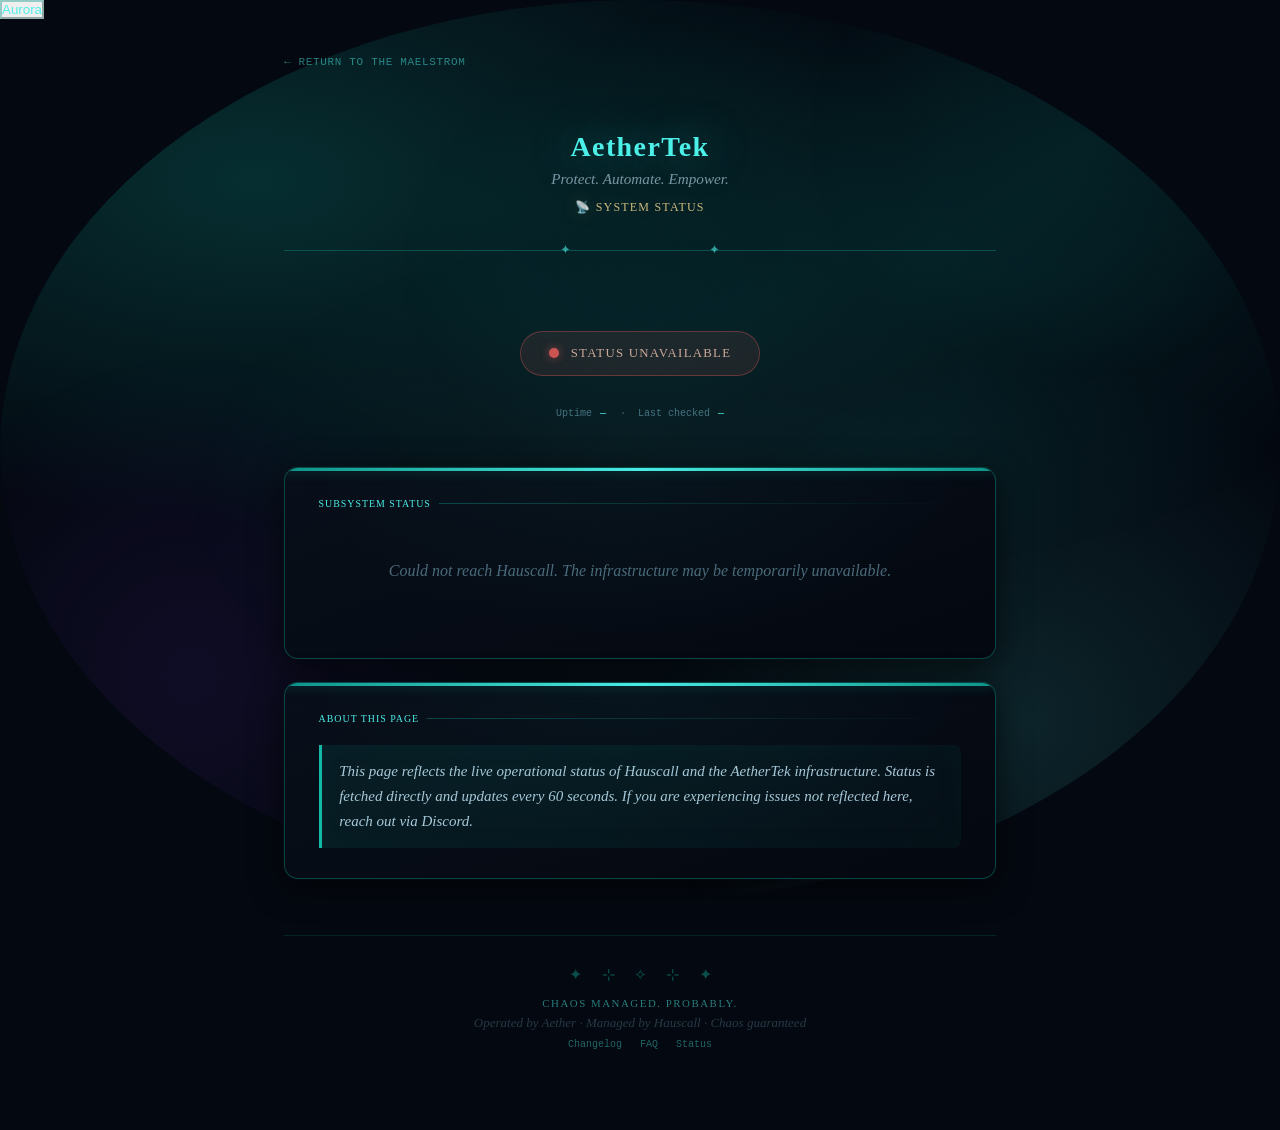
<file: status.html>
<!DOCTYPE html>
<html lang="en">
<head>
<meta charset="UTF-8">
<meta name="viewport" content="width=device-width, initial-scale=1.0">
<title>AetherhausStudios — System Status</title>
<link rel="stylesheet" href="style.css">
<style>
  .status-hero { text-align:center; padding:1.5rem 0 2rem; }
  .overall-status {
    display:inline-flex; align-items:center; gap:12px;
    padding:14px 28px; border-radius:40px; margin:1rem auto;
    font-family:'Cinzel Decorative',serif; font-size:0.8rem;
    letter-spacing:0.1em; text-transform:uppercase;
    transition:all 0.3s;
  }
  .overall-status.operational { background:rgba(13,148,136,0.12); border:1px solid rgba(13,148,136,0.4); color:var(--amethyst-light); }
  .overall-status.degraded    { background:rgba(196,150,42,0.12); border:1px solid rgba(196,150,42,0.4); color:var(--gold-light); }
  .overall-status.down        { background:rgba(239,68,68,0.12);  border:1px solid rgba(239,68,68,0.4);  color:#f0a898; }
  .overall-dot { width:10px; height:10px; border-radius:50%; flex-shrink:0; }
  .overall-dot.operational { background:var(--amethyst-mid); box-shadow:0 0 8px rgba(13,148,136,0.7); animation:pulse-dot 2s infinite; }
  .overall-dot.degraded    { background:var(--gold);         box-shadow:0 0 8px rgba(196,150,42,0.6); animation:pulse-dot 1.5s infinite; }
  .overall-dot.down        { background:var(--ember);        box-shadow:0 0 8px rgba(239,68,68,0.6);  animation:pulse-dot 1s infinite; }
  @keyframes pulse-dot { 0%,100%{opacity:1;} 50%{opacity:0.4;} }

  .subsystem-grid { display:grid; grid-template-columns:1fr 1fr 1fr; gap:8px; margin-bottom:1rem; }
  .subsystem-card { background:var(--surface-raised); border:1px solid var(--border); border-radius:10px; padding:12px 14px; position:relative; overflow:hidden; }
  .subsystem-card::before { content:''; position:absolute; top:0; left:0; right:0; height:2px; }
  .subsystem-card.ok::before      { background:var(--amethyst-mid); }
  .subsystem-card.warn::before    { background:var(--gold); }
  .subsystem-card.error::before   { background:var(--ember); }
  .subsystem-card.loading::before { background:var(--parchment-muted); }
  .subsystem-name { font-family:'Cinzel Decorative',serif; font-size:0.58rem; letter-spacing:0.08em; text-transform:uppercase; margin-bottom:5px; }
  .subsystem-card.ok .subsystem-name    { color:var(--amethyst-light); }
  .subsystem-card.warn .subsystem-name  { color:var(--gold-light); }
  .subsystem-card.error .subsystem-name { color:#f0a898; }
  .subsystem-card.loading .subsystem-name { color:var(--parchment-muted); }
  .subsystem-status { display:flex; align-items:center; gap:6px; font-family:'JetBrains Mono',monospace; font-size:9px; text-transform:uppercase; letter-spacing:0.05em; }
  .sub-dot { width:6px; height:6px; border-radius:50%; flex-shrink:0; }
  .sub-dot.ok    { background:var(--amethyst-mid); }
  .sub-dot.warn  { background:var(--gold); animation:pulse-dot 2s infinite; }
  .sub-dot.error { background:var(--ember); animation:pulse-dot 1s infinite; }
  .sub-dot.loading { background:var(--parchment-muted); }
  .subsystem-detail { font-family:'Crimson Pro',serif; font-style:italic; font-size:12px; color:var(--parchment-muted); margin-top:4px; white-space:nowrap; overflow:hidden; text-overflow:ellipsis; }

  .uptime-bar { display:flex; align-items:center; justify-content:center; gap:8px; margin:1rem 0; font-family:'JetBrains Mono',monospace; font-size:10px; color:var(--parchment-muted); }
  .uptime-bar span { color:var(--amethyst-light); }
  .last-updated { text-align:center; font-family:'JetBrains Mono',monospace; font-size:10px; color:var(--parchment-muted); opacity:0.5; margin-top:0.5rem; }
  .loading-state { text-align:center; padding:2rem; font-family:'Crimson Pro',serif; font-style:italic; color:var(--parchment-muted); }

  .subsystem-grid .subsystem-card:last-child:nth-child(odd) {
    grid-column: 1 / -1;
    max-width: 50%;
    margin: 0 auto;
    width: 100%;
  }
  @media(max-width:580px){
    .subsystem-grid{ grid-template-columns:1fr; }
    .subsystem-grid .subsystem-card:last-child:nth-child(odd) { max-width:100%; grid-column:auto; }
  }

  .digest-grid { display:grid; grid-template-columns:repeat(4,1fr); gap:8px; margin-top:0.5rem; }
  .digest-card { background:var(--surface-raised); border:1px solid var(--border); border-radius:10px; padding:14px; text-align:center; }
  .digest-val { font-family:'Cinzel Decorative',serif; font-size:1.4rem; font-weight:700; color:var(--amethyst-light); display:block; margin-bottom:4px; text-shadow:0 0 20px rgba(77,240,232,0.3); }
  .digest-lbl { font-family:'JetBrains Mono',monospace; font-size:8.5px; letter-spacing:0.07em; text-transform:uppercase; color:var(--parchment-muted); opacity:0.7; }
  .digest-week { font-family:'JetBrains Mono',monospace; font-size:9px; color:var(--parchment-muted); opacity:0.5; text-align:center; margin-top:8px; }
  @media(max-width:580px){ .digest-grid{ grid-template-columns:repeat(2,1fr); } }
</style>
<script>
  // Apply aurora to html element before render — no flash
  if (localStorage.getItem('aurora') !== 'off') {
    document.documentElement.classList.add('aurora-on');
  }
</script>
</head>
<body>
<div id="aurora-layer" aria-hidden="true"><div class="a1"></div><div class="a2"></div><div class="a3"></div></div>
<button class="aurora-toggle" onclick="toggleAurora()" id="aurora-toggle-btn">
  <span class="aurora-toggle-dot"></span>
  <span id="aurora-toggle-label">Aurora</span>
</button>
<div class="page-wrap">
  <a class="back-link" href="index.html">← Return to the Maelstrom</a>

  <header class="site-header">
    <h1 class="site-title">AetherTek</h1>
    <p class="site-sub">Protect. Automate. Empower.</p>
    <p class="page-title">📡 System Status</p>
  </header>

  <div class="status-hero">
    <div id="overall-status" class="overall-status loading">
      <span class="overall-dot loading"></span>
      <span id="overall-label">Checking status...</span>
    </div>
    <div class="uptime-bar">Uptime <span id="uptime-val">—</span> &nbsp;·&nbsp; Last checked <span id="last-check">—</span></div>
  </div>

  <div class="form-section">
    <div class="section-label">Subsystem Status</div>
    <div id="subsystem-grid" class="subsystem-grid">
      <div class="loading-state" style="grid-column:1/-1;">Fetching system status...</div>
    </div>
    <p class="last-updated" id="last-updated-ts"></p>
  </div>

  <div class="form-section" id="digest-section" style="display:none;">
    <div class="section-label">Weekly Activity</div>
    <div class="digest-grid" id="digest-grid"></div>
    <div class="digest-week" id="digest-week"></div>
    <div class="lore-aside" style="margin-top:1rem;margin-bottom:0;font-size:14px;">
      Community and streamer identities are not disclosed. These figures reflect aggregate activity across all monitored servers and streams for the week shown.
    </div>
  </div>

  <div class="form-section">
    <div class="section-label">About This Page</div>
    <div class="lore-aside" style="margin-bottom:0;">
      This page reflects the live operational status of Hauscall and the AetherTek infrastructure. Status is fetched directly and updates every 60 seconds. If you are experiencing issues not reflected here, reach out via Discord.
    </div>
  </div>

  <footer class="page-footer">
    <div class="footer-runes"><span>✦</span><span>⊹</span><span>⟡</span><span>⊹</span><span>✦</span></div>
    <p class="footer-slogan">Chaos Managed. Probably.</p>
    <p class="footer-note">Operated by Aether · Managed by Hauscall · Chaos guaranteed</p>
    <p style="margin-top:0.5rem;font-family:'JetBrains Mono',monospace;font-size:10px;opacity:0.4;"><a href="changelog.html" style="color:var(--amethyst-light);text-decoration:none;">Changelog</a> · <a href="faq.html" style="color:var(--amethyst-light);text-decoration:none;">FAQ</a> · <a href="status.html" style="color:var(--amethyst-light);text-decoration:none;">Status</a></p>
  </footer>
</div>

<script>
  const HAUSCALL = 'https://hauscall-production.up.railway.app';
  const API_KEY  = 'ChaosManageProbably';

  const SUBSYSTEM_LABELS = {
    discord:    'Discord',
    twitch:     'Twitch',
    monitor:    'Monitor',
    server:     'Server',
    moderation: 'Moderation',
    updater:    'Updater',
  };

  function statusLabel(s) {
    if (s === 'ok')       return 'Operational';
    if (s === 'warn')     return 'Degraded';
    if (s === 'error')    return 'Disrupted';
    if (s === 'starting') return 'Starting';
    return 'Unknown';
  }

  async function fetchStatus() {
    try {
      const res  = await fetch(HAUSCALL + '/health', { headers: { 'X-API-Key': API_KEY } });
      if (!res.ok) throw new Error('HTTP ' + res.status);
      const data = await res.json();

      const subsystems = data.subsystems || {};
      const statuses   = Object.values(subsystems).map(s => s.status);
      const hasError   = statuses.some(s => s === 'error');
      const hasWarn    = statuses.some(s => s === 'warn');
      const overall    = hasError ? 'down' : hasWarn ? 'degraded' : 'operational';
      const labels     = { operational: 'All Systems Operational', degraded: 'Partial Degradation', down: 'Service Disruption' };

      // Overall status
      const overallEl = document.getElementById('overall-status');
      overallEl.className = 'overall-status ' + overall;
      overallEl.querySelector('.overall-dot').className = 'overall-dot ' + overall;
      document.getElementById('overall-label').textContent = labels[overall];

      // Uptime
      document.getElementById('uptime-val').textContent = data.uptimeFormatted || '--';
      document.getElementById('last-check').textContent = new Date().toLocaleTimeString('en-US', { timeZone: 'America/Chicago', hour: '2-digit', minute: '2-digit', hour12: false }) + ' CST';

      // Subsystem cards
      const grid = document.getElementById('subsystem-grid');
      grid.innerHTML = Object.entries(subsystems).map(([key, sub]) => `
        <div class="subsystem-card ${sub.status}">
          <div class="subsystem-name">${SUBSYSTEM_LABELS[key] || key}</div>
          <div class="subsystem-status">
            <span class="sub-dot ${sub.status}"></span>
            <span style="color:${sub.status==='ok'?'var(--amethyst-light)':sub.status==='error'?'#f0a898':'var(--gold-light)'};">
              ${statusLabel(sub.status)}
            </span>
          </div>
          <div class="subsystem-detail" title="${sub.detail||''}">${sub.detail || '—'}</div>
        </div>`).join('');

      document.getElementById('last-updated-ts').textContent =
        'Auto-refreshes every 60 seconds · ' + new Date().toLocaleString('en-US', { timeZone: 'America/Chicago', dateStyle: 'short', timeStyle: 'short' }) + ' CST';

    } catch {
      document.getElementById('overall-status').className = 'overall-status down';
      document.getElementById('overall-status').querySelector('.overall-dot').className = 'overall-dot down';
      document.getElementById('overall-label').textContent = 'Status Unavailable';
      document.getElementById('subsystem-grid').innerHTML = '<div class="loading-state" style="grid-column:1/-1;color:var(--parchment-muted);">Could not reach Hauscall. The infrastructure may be temporarily unavailable.</div>';
    }
  }

  async function fetchDigest() {
    try {
      const res    = await fetch(HAUSCALL + '/digest');
      const data   = await res.json();
      const digest = data.digest;
      if (!digest) return;

      const section = document.getElementById('digest-section');
      const grid    = document.getElementById('digest-grid');
      const week    = document.getElementById('digest-week');
      section.style.display = 'block';

      const metrics = [
        { val: digest.streams.sessions.toLocaleString(),   lbl: 'Streams Monitored' },
        { val: digest.streams.messages.toLocaleString(),   lbl: 'Messages Logged' },
        { val: digest.streams.flags.toLocaleString(),      lbl: 'Chat Flags Raised' },
        { val: digest.discord.alertsFired.toLocaleString(), lbl: 'Discord Alerts Fired' },
      ];

      grid.innerHTML = metrics.map(m => `
        <div class="digest-card">
          <span class="digest-val">${m.val}</span>
          <span class="digest-lbl">${m.lbl}</span>
        </div>`).join('');

      const weekDate = new Date(digest.weekOf + 'T00:00:00Z');
      const endDate  = new Date(weekDate.getTime() + 7 * 24 * 60 * 60 * 1000);
      week.textContent = 'Week of ' +
        weekDate.toLocaleDateString('en-US', { month: 'short', day: 'numeric' }) + ' – ' +
        endDate.toLocaleDateString('en-US', { month: 'short', day: 'numeric', year: 'numeric' }) +
        ' · Generated ' + new Date(digest.generatedAt).toLocaleDateString('en-US', { timeZone: 'America/Chicago', dateStyle: 'medium' }) + ' CST';
    } catch {}
  }

  fetchStatus();
  fetchDigest();
  setInterval(fetchStatus, 60000);
</script>
</body>
</html>
</file>
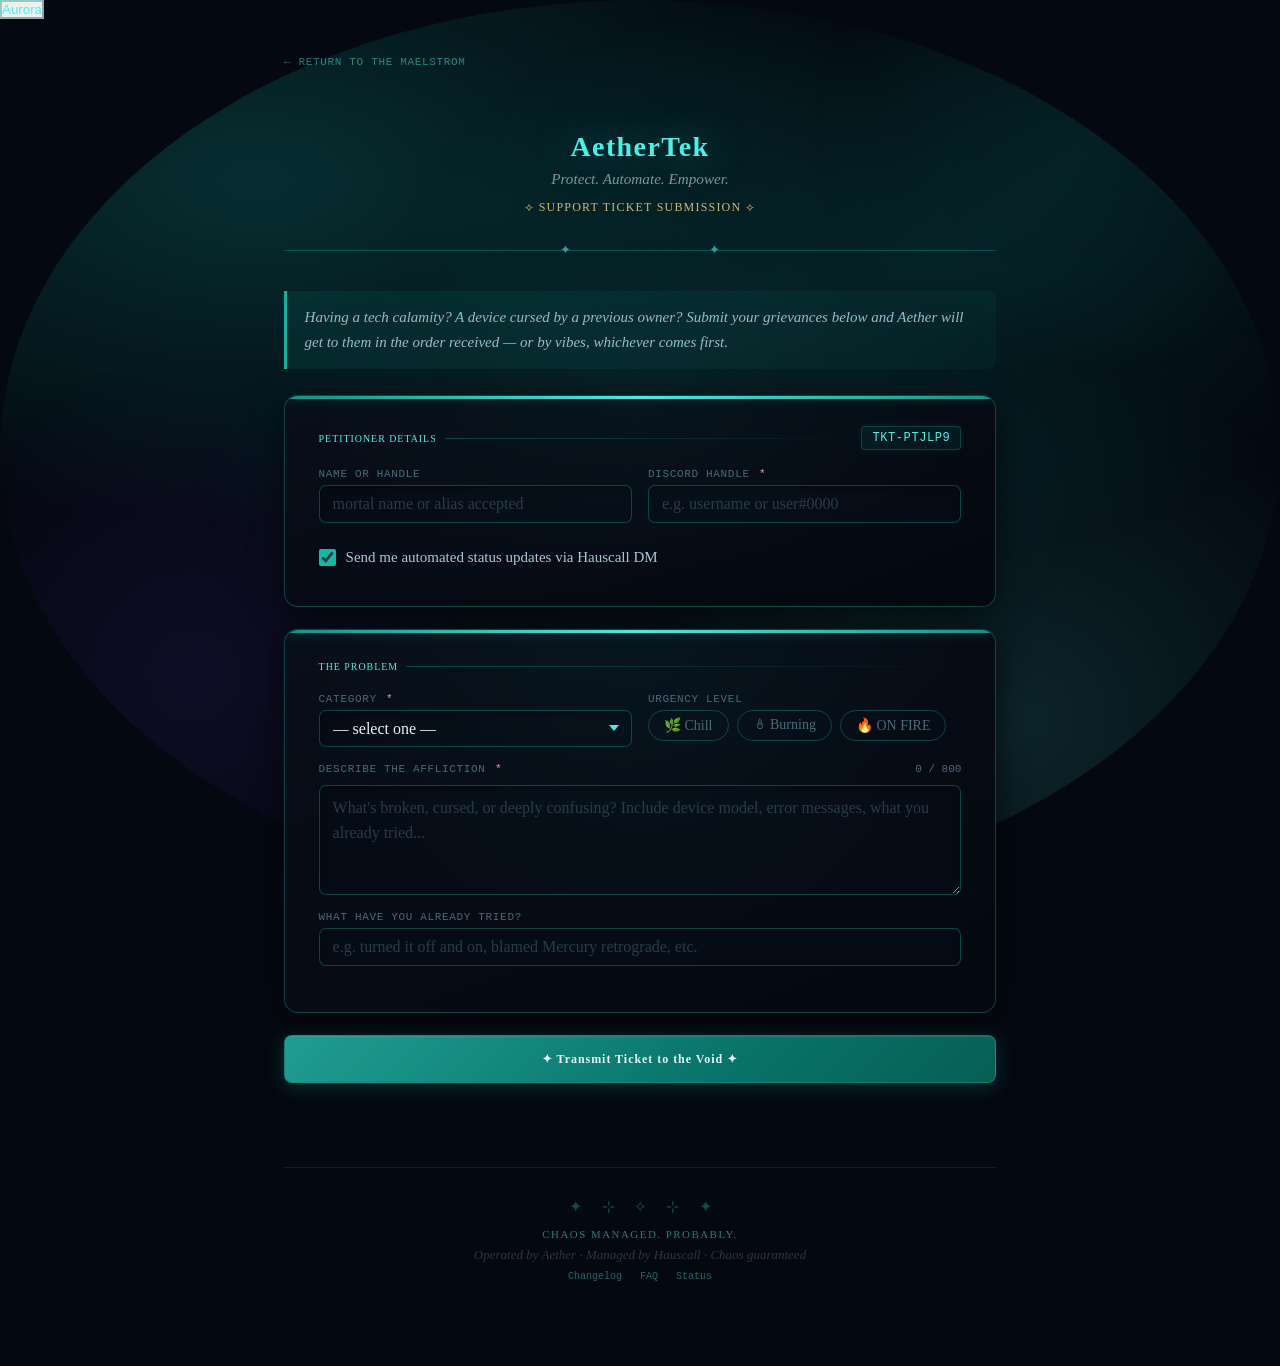
<file: ticket.html>
<!DOCTYPE html>
<html lang="en">
<head>
<meta charset="UTF-8">
<meta name="viewport" content="width=device-width, initial-scale=1.0">
<title>AetherhausStudios — Support Ticket</title>
<link rel="stylesheet" href="style.css">
<script>
  // Apply aurora to html element before render — no flash
  if (localStorage.getItem('aurora') !== 'off') {
    document.documentElement.classList.add('aurora-on');
  }
</script>
</head>
<body>
<div id="aurora-layer" aria-hidden="true"><div class="a1"></div><div class="a2"></div><div class="a3"></div></div>
<button class="aurora-toggle" onclick="toggleAurora()" id="aurora-toggle-btn">
  <span class="aurora-toggle-dot"></span>
  <span id="aurora-toggle-label">Aurora</span>
</button>
<div class="page-wrap">
  <a class="back-link" href="index.html">← Return to the Maelstrom</a>

  <header class="site-header">
    <h1 class="site-title">AetherTek</h1>
    <p class="site-sub">Protect. Automate. Empower.</p>
    <p class="page-title">⟡ Support Ticket Submission ⟡</p>
  </header>

  <div class="lore-aside">Having a tech calamity? A device cursed by a previous owner? Submit your grievances below and Aether will get to them in the order received — or by vibes, whichever comes first.</div>

  <div class="form-section" id="s1">
    <div class="ticket-id-row">
      <div class="section-label" style="margin:0;flex:1;">Petitioner Details</div>
      <span class="ticket-id" id="ticket-id">TKT-XXXXXX</span>
    </div>
    <div class="field-row">
      <div class="field-group">
        <label for="t-name">Name or Handle</label>
        <input type="text" id="t-name" placeholder="mortal name or alias accepted">
      </div>
      <div class="field-group">
        <label for="t-discord">Discord Handle <span class="req">*</span></label>
        <input type="text" id="t-discord" placeholder="e.g. username or user#0000">
        <span class="error-msg" id="t-discord-err">A Discord handle is required so Aether can reach you.</span>
      </div>
    </div>
    <div class="checkbox-group">
      <input type="checkbox" id="t-notify" checked>
      <label for="t-notify">Send me automated status updates via Hauscall DM</label>
    </div>
  </div>

  <div class="form-section" id="s2">
    <div class="section-label">The Problem</div>
    <div class="field-row">
      <div class="field-group">
        <label for="t-category">Category <span class="req">*</span></label>
        <select id="t-category">
          <option value="">— select one —</option>
          <option>Device Sorcery (hardware/software)</option>
          <option>Streaming / Twitch Cursework</option>
          <option>OBS / Streamlabs Afflictions</option>
          <option>Network Untangling</option>
          <option>Steam / Game Optimisation</option>
          <option>System Optimisation</option>
          <option>Miscellaneous Chaos</option>
        </select>
        <span class="error-msg" id="t-cat-err">Please select a category.</span>
      </div>
      <div class="field-group">
        <label>Urgency Level</label>
        <div class="urgency-group">
          <button class="urgency-pill" onclick="selectUrgency(this,'low','sel-low')">🌿 Chill</button>
          <button class="urgency-pill" onclick="selectUrgency(this,'med','sel-med')">🕯 Burning</button>
          <button class="urgency-pill" onclick="selectUrgency(this,'high','sel-high')">🔥 ON FIRE</button>
        </div>
      </div>
    </div>
    <div class="field-row full" style="margin-top:0.8rem;">
      <div class="field-group">
        <div style="display:flex;justify-content:space-between;align-items:center;margin-bottom:5px;">
          <label for="t-desc">Describe the Affliction <span class="req">*</span></label>
          <span class="char-count" id="t-char">0 / 800</span>
        </div>
        <textarea id="t-desc" maxlength="800" placeholder="What's broken, cursed, or deeply confusing? Include device model, error messages, what you already tried..." oninput="document.getElementById('t-char').textContent=this.value.length+' / 800'"></textarea>
        <span class="error-msg" id="t-desc-err">Please describe the affliction before transmitting.</span>
      </div>
    </div>
    <div class="field-row full">
      <div class="field-group">
        <label for="t-tried">What Have You Already Tried?</label>
        <input type="text" id="t-tried" placeholder="e.g. turned it off and on, blamed Mercury retrograde, etc.">
      </div>
    </div>
  </div>

  <button class="submit-btn" id="submit-btn" onclick="submitTicket()">✦ Transmit Ticket to the Void ✦</button>
  <div class="send-status" id="send-status"></div>

  <div class="success-banner" id="success">
    <span class="success-glyph">⟡</span>
    <div class="success-title" id="success-id"></div>
    <p class="success-msg">Your ticket has been received and dispatched to the Discord ether.<br>
    One (1) chaotic tech support gremlin has been notified.<br><br>
    <span id="notify-msg"></span></p>
  </div>

  <footer class="page-footer">
    <div class="footer-runes"><span>✦</span><span>⊹</span><span>⟡</span><span>⊹</span><span>✦</span></div>
    <p class="footer-slogan">Chaos Managed. Probably.</p>
    <p class="footer-note">Operated by Aether · Managed by Hauscall · Chaos guaranteed</p>
    <p style="margin-top:0.5rem;font-family:'JetBrains Mono',monospace;font-size:10px;opacity:0.4;"><a href="changelog.html" style="color:var(--amethyst-light);text-decoration:none;">Changelog</a> · <a href="faq.html" style="color:var(--amethyst-light);text-decoration:none;">FAQ</a> · <a href="status.html" style="color:var(--amethyst-light);text-decoration:none;">Status</a></p>
  </footer>
</div>

<script>
  const WEBHOOK = 'https://discordapp.com/api/webhooks/1499916622888960221/8Q15ozXiTxZ-eTuPqkyXpEqcb1xFGEG4_1Py06G1By5zAd1J9DruAIMX-vk_Ns5Bf9Em';
  const FALLBACK = 'https://docs.google.com/forms/d/e/1FAIpQLSe_cIV1_Ef05QRhNrthUPWza7xgxmo_Pf3NWRZgn4U7oEoXZQ/viewform';
  let urgency = null;

  function genId() {
    const c='ABCDEFGHJKLMNPQRSTUVWXYZ23456789';
    let id='TKT-';
    for(let i=0;i<6;i++) id+=c[Math.floor(Math.random()*c.length)];
    return id;
  }
  let ticketId = genId();
  document.getElementById('ticket-id').textContent = ticketId;

  function selectUrgency(btn,level,cls) {
    document.querySelectorAll('.urgency-pill').forEach(p=>p.className='urgency-pill');
    btn.classList.add(cls); urgency=level;
  }
  function setStatus(state,msg) {
    document.getElementById('send-status').innerHTML=`<span class="status-dot ${state}"></span>${msg}`;
  }
  function validate() {
    let ok=true;
    const discord=document.getElementById('t-discord').value.trim();
    const desc=document.getElementById('t-desc').value.trim();
    const cat=document.getElementById('t-category').value;
    if(!discord){document.getElementById('t-discord-err').style.display='block';ok=false;}else{document.getElementById('t-discord-err').style.display='none';}
    if(!cat){document.getElementById('t-cat-err').style.display='block';ok=false;}else{document.getElementById('t-cat-err').style.display='none';}
    if(!desc){document.getElementById('t-desc-err').style.display='block';ok=false;}else{document.getElementById('t-desc-err').style.display='none';}
    return ok;
  }
  async function submitTicket() {
    if(!validate()) return;
    const btn=document.getElementById('submit-btn');
    btn.disabled=true; setStatus('sending','Transmitting to the void...');
    const name=document.getElementById('t-name').value.trim()||'Anonymous';
    const discord=document.getElementById('t-discord').value.trim();
    const notify=document.getElementById('t-notify').checked;
    const cat=document.getElementById('t-category').value;
    const tried=document.getElementById('t-tried').value.trim()||'nothing, apparently';
    const desc=document.getElementById('t-desc').value.trim();
    const urgencyMap={low:'🌿 Chill',med:'🕯 Burning',high:'🔥 ON FIRE'};
    const urgencyLabel=urgency?urgencyMap[urgency]:'unspecified';
    const color={low:0x3d5c3a,med:0xc4962a,high:0xc44a2a}[urgency]||0x7c4daa;
    const payload={embeds:[{title:`${ticketId} — New Support Ticket`,color,fields:[
      {name:'Petitioner',value:name,inline:true},
      {name:'Discord',value:discord,inline:true},
      {name:'Notify via DM',value:notify?'Yes':'No',inline:true},
      {name:'Category',value:cat,inline:true},
      {name:'Urgency',value:urgencyLabel,inline:true},
      {name:'Affliction',value:desc},
      {name:'Already Tried',value:tried}
    ],footer:{text:'AetherhausStudios Support · '+new Date().toLocaleString()}}]};
    try {
      const res=await fetch(WEBHOOK,{method:'POST',headers:{'Content-Type':'application/json'},body:JSON.stringify(payload)});
      if(res.ok){
        setStatus('ok','Transmitted successfully.');
        document.getElementById('success-id').textContent=ticketId+' — Transmission Confirmed';
        document.getElementById('notify-msg').textContent=notify
          ?'Hauscall will be in touch via Discord DM with updates on your ticket.'
          :'You opted out of automated updates — Aether will reach out directly when ready.';
        ['s1','s2'].forEach(id=>document.getElementById(id).style.display='none');
        document.querySelector('.lore-aside').style.display='none';
        btn.style.display='none';document.getElementById('send-status').style.display='none';
        document.getElementById('success').style.display='block';
        ticketId=genId();
      } else {throw new Error();}
    } catch {
      setStatus('err','Transmission failed — try the Google Form instead.');
      btn.disabled=false;
      const a=document.createElement('a');a.href=FALLBACK;a.target='_blank';
      a.className='fallback-link';a.textContent='Submit via Google Form →';
      document.getElementById('send-status').after(a);
    }
  }
</script>
</body>
</html>
</file>
<file: style.css>
/* ── AURORA ANIMATION ── */
#aurora-layer {
  position: fixed;
  inset: 0;
  z-index: 0;
  pointer-events: none;
  opacity: 0;
  transition: opacity 1.2s ease;
}
html.aurora-on #aurora-layer {
  opacity: 1;
}
#aurora-layer .a1, #aurora-layer .a2, #aurora-layer .a3 {
  position: absolute;
  inset: 0;
  border-radius: 50%;
}
#aurora-layer .a1 {
  background: radial-gradient(ellipse 80% 60% at 20% 20%, rgba(13,148,136,0.28) 0%, transparent 65%),
              radial-gradient(ellipse 50% 70% at 80% 80%, rgba(77,240,232,0.12) 0%, transparent 60%);
  animation: aurora-1 14s ease-in-out infinite alternate;
}
#aurora-layer .a2 {
  background: radial-gradient(ellipse 65% 55% at 70% 30%, rgba(13,148,136,0.18) 0%, transparent 60%),
              radial-gradient(ellipse 45% 65% at 15% 75%, rgba(124,58,237,0.1) 0%, transparent 55%);
  animation: aurora-2 19s ease-in-out infinite alternate-reverse;
}
#aurora-layer .a3 {
  background: radial-gradient(ellipse 55% 45% at 50% 55%, rgba(77,240,232,0.08) 0%, transparent 65%),
              radial-gradient(ellipse 40% 50% at 85% 15%, rgba(13,148,136,0.12) 0%, transparent 55%);
  animation: aurora-3 11s ease-in-out infinite alternate;
}
@keyframes aurora-1 {
  0%   { transform: translate(0,0) scale(1); }
  50%  { transform: translate(4%, -5%) scale(1.06); }
  100% { transform: translate(-3%, 4%) scale(0.97); }
}
@keyframes aurora-2 {
  0%   { transform: translate(0,0) scale(1); }
  50%  { transform: translate(-5%, 4%) scale(1.04); }
  100% { transform: translate(4%, -3%) scale(0.98); }
}
@keyframes aurora-3 {
  0%   { transform: translate(0,0) scale(1); }
  50%  { transform: translate(3%, 5%) scale(1.05); }
  100% { transform: translate(-4%, -4%) scale(0.96); }
}
@media (prefers-reduced-motion: reduce) {
  #aurora-layer .a1, #aurora-layer .a2, #aurora-layer .a3 { animation: none; }
}

@import url('https://fonts.googleapis.com/css2?family=Cinzel+Decorative:wght@400;700&family=Crimson+Pro:ital,wght@0,400;0,600;1,400&family=JetBrains+Mono:wght@400;500&display=swap');
*,*::before,*::after{box-sizing:border-box;margin:0;padding:0;}

:root{
  /* ── AetherTek Dark — Teal/Cyan Primary ── */
  --bg:#040810;
  --surface:#080f1a;
  --surface-raised:#0d1825;
  --surface-input:#060c16;
  --parchment:#e8f4f8;
  --parchment-dim:#a8c8d8;
  --parchment-muted:#4a6a7a;
  /* Primary — teal/cyan */
  --amethyst:#0d9488;
  --amethyst-light:#4df0e8;
  --amethyst-mid:#14b8a6;
  /* Secondary — electric purple */
  --purple:#7c3aed;
  --purple-light:#a78bfa;
  /* Gold stays tertiary */
  --gold:#c4962a;
  --gold-light:#f0d48a;
  --gold-pale:rgba(196,150,42,0.12);
  --ember:#ef4444;
  --border:rgba(13,148,136,0.18);
  --border-strong:rgba(13,148,136,0.42);
  --border-gold:rgba(196,150,42,0.35);
}

/* ── BODY & BACKGROUND ── */
html { background: var(--bg); }


}

/* ── AURORA TOGGLE ── */
.aurora-toggle {
  position: fixed; top: 14px; left: 14px; z-index: 1000;
  display: flex; align-items: center; gap: 6px;
  background: rgba(8,15,26,0.7); border: 1px solid var(--border);
  border-radius: 20px; padding: 5px 10px 5px 8px;
  cursor: pointer; transition: all 0.2s; backdrop-filter: blur(4px);
  font-family: 'JetBrains Mono', monospace; font-size: 9px;
  letter-spacing: 0.06em; text-transform: uppercase;
  color: var(--parchment-muted); text-decoration: none;
  user-select: none;
}
.aurora-toggle:hover { border-color: var(--amethyst-mid); color: var(--amethyst-light); }
.aurora-toggle-dot {
  width: 8px; height: 8px; border-radius: 50%;
  background: var(--parchment-muted); flex-shrink: 0;
  transition: background 0.3s, box-shadow 0.3s;
}
html.aurora-on .aurora-toggle { border-color: rgba(13,148,136,0.4); color: var(--amethyst-light); }
html.aurora-on .aurora-toggle-dot { background: var(--amethyst-light); box-shadow: 0 0 6px rgba(77,240,232,0.6); }

/* ── LAYOUT ── */
.page-wrap { max-width: 760px; margin: 0 auto; padding: 2rem 1.5rem 5rem; }

/* ── HEADER ── */
.site-header{
  text-align: center;
  padding: 2.4rem 0 2.2rem;
  border-bottom: 1px solid var(--border-strong);
  margin-bottom: 2.5rem;
  position: relative;
}
.site-header::before, .site-header::after{
  content: '✦';
  color: var(--amethyst-light);
  font-size: 13px;
  position: absolute;
  bottom: -8px;
  opacity: 0.6;
}
.site-header::before { left: calc(50% - 80px); }
.site-header::after  { right: calc(50% - 80px); }

.site-title{
  font-family: 'Cinzel Decorative', serif;
  font-size: 1.75rem; font-weight: 700;
  color: var(--amethyst-light);
  letter-spacing: 0.05em; line-height: 1.2;
  text-shadow: 0 0 40px rgba(77,240,232,0.5), 0 0 80px rgba(13,148,136,0.2);
}
.site-sub{
  font-family: 'Crimson Pro', serif;
  font-style: italic;
  color: var(--parchment-dim);
  font-size: 0.95rem; margin-top: 0.35rem;
  opacity: 0.7;
}
.page-title{
  font-family: 'Cinzel Decorative', serif;
  font-size: 0.75rem; font-weight: 400;
  letter-spacing: 0.1em; text-transform: uppercase;
  color: var(--gold-light);
  margin-top: 0.75rem; opacity: 0.85;
  text-shadow: 0 0 20px rgba(196,150,42,0.3);
}

/* ── BACK LINK ── */
.back-link{
  display: inline-flex; align-items: center; gap: 6px;
  font-family: 'JetBrains Mono', monospace;
  font-size: 11px; letter-spacing: 0.06em; text-transform: uppercase;
  color: var(--amethyst-light); text-decoration: none;
  margin-bottom: 1.5rem; opacity: 0.5;
  transition: opacity 0.2s;
}
.back-link:hover { opacity: 1; }

/* ── LORE ASIDE ── */
.lore-aside{
  border-left: 3px solid var(--amethyst-mid);
  padding: 0.9rem 1.1rem;
  margin: 0 0 1.6rem;
  background: linear-gradient(135deg, rgba(13,148,136,0.12) 0%, rgba(13,148,136,0.05) 100%);
  border-radius: 0 8px 8px 0;
  font-style: italic; font-size: 15px;
  color: var(--parchment-dim); line-height: 1.65;
  box-shadow: inset 0 0 30px rgba(13,148,136,0.04);
}

/* ── FORM CARDS ── */
.form-section{
  background: linear-gradient(160deg, var(--surface) 0%, rgba(4,8,16,0.98) 100%);
  border: 1px solid var(--border-strong);
  border-radius: 14px;
  padding: 1.9rem 2.1rem;
  margin-bottom: 1.4rem;
  position: relative; overflow: hidden;
  box-shadow:
    0 8px 32px rgba(0,0,0,0.6),
    0 0 0 1px rgba(13,148,136,0.06),
    inset 0 1px 0 rgba(255,255,255,0.03);
}
/* teal gradient top bar */
.form-section::before{
  content: '';
  position: absolute; top: 0; left: 0; right: 0; height: 3px;
  background: linear-gradient(90deg, var(--amethyst), var(--amethyst-light), var(--amethyst));
  box-shadow: 0 0 12px rgba(13,148,136,0.5);
}
/* subtle inner glow */
.form-section::after{
  content: '';
  position: absolute; top: 0; left: 0; right: 0; bottom: 0;
  background: radial-gradient(ellipse at 50% 0%, rgba(13,148,136,0.06) 0%, transparent 65%);
  pointer-events: none;
}

/* ── SECTION LABEL ── */
.section-label{
  font-family: 'Cinzel Decorative', serif;
  font-size: 0.62rem; font-weight: 400;
  letter-spacing: 0.1em; text-transform: uppercase;
  color: var(--amethyst-light);
  margin-bottom: 1.3rem;
  display: flex; align-items: center; gap: 8px;
}
.section-label::after{
  content: ''; flex: 1; height: 1px;
  background: linear-gradient(90deg, var(--border-strong), transparent);
}

/* ── TICKET ID ── */
.ticket-id-row{ display: flex; align-items: center; justify-content: space-between; margin-bottom: 1.1rem; }
.ticket-id{
  font-family: 'JetBrains Mono', monospace; font-size: 12px;
  color: var(--amethyst-light);
  background: rgba(13,148,136,0.1);
  border: 1px solid rgba(13,148,136,0.35);
  padding: 4px 10px; border-radius: 4px; letter-spacing: 0.05em;
  box-shadow: 0 0 10px rgba(13,148,136,0.12);
}

/* ── GRID ── */
.field-row{ display: grid; grid-template-columns: 1fr 1fr; gap: 1rem; margin-bottom: 1rem; }
.field-row.full{ grid-template-columns: 1fr; }
.field-group{ display: flex; flex-direction: column; gap: 5px; }

/* ── LABELS ── */
label{
  font-family: 'JetBrains Mono', monospace;
  font-size: 11px; letter-spacing: 0.06em;
  color: var(--parchment-muted); text-transform: uppercase;
}
.req{ color: #f0a898; margin-left: 2px; }

/* ── INPUTS ── */
input[type="text"], select, textarea{
  font-family: 'Crimson Pro', serif;
  font-size: 16px; padding: 9px 13px;
  border: 1px solid var(--border-strong);
  border-radius: 7px;
  background: var(--surface-input);
  color: var(--parchment);
  transition: border-color 0.2s, box-shadow 0.2s, background 0.2s;
  outline: none; width: 100%;
  box-shadow: inset 0 2px 6px rgba(0,0,0,0.4);
}
input[type="text"]::placeholder, textarea::placeholder{
  color: var(--parchment-muted); opacity: 0.5;
}
input[type="text"]:focus, select:focus, textarea:focus{
  border-color: var(--amethyst-mid);
  box-shadow: 0 0 0 3px rgba(13,148,136,0.18), inset 0 2px 6px rgba(0,0,0,0.4);
  background: #040c14;
}
textarea{ resize: vertical; min-height: 110px; line-height: 1.6; }
select{
  appearance: none; cursor: pointer;
  background-color: var(--surface-input);
  background-image: url("data:image/svg+xml,%3Csvg width='10' height='6' viewBox='0 0 10 6' xmlns='http://www.w3.org/2000/svg'%3E%3Cpath d='M0 0l5 6 5-6z' fill='%234df0e8'/%3E%3C/svg%3E");
  background-repeat: no-repeat;
  background-position: right 12px center;
  padding-right: 32px;
}
select option{ background: #060c16; color: var(--parchment); }

/* ── CHECKBOX ── */
.checkbox-group{
  display: flex; align-items: center; gap: 10px;
  padding: 8px 0; margin-top: 2px;
}
.checkbox-group input[type="checkbox"]{
  width: 17px; height: 17px;
  accent-color: var(--amethyst-mid); cursor: pointer; flex-shrink: 0;
}
.checkbox-group label{
  font-family: 'Crimson Pro', serif; font-size: 15px;
  text-transform: none; letter-spacing: 0;
  color: var(--parchment-dim); cursor: pointer; line-height: 1.4;
}

/* ── MULTI-SELECT HARDWARE ── */
.multi-check-grid{ display: grid; grid-template-columns: 1fr 1fr; gap: 7px; }
.multi-check-item{
  display: flex; align-items: center; gap: 9px;
  padding: 7px 11px;
  border: 1px solid var(--border);
  border-radius: 7px; cursor: pointer;
  transition: all 0.15s;
  background: var(--surface-raised);
  box-shadow: inset 0 1px 0 rgba(255,255,255,0.02);
}
.multi-check-item:hover{
  border-color: var(--amethyst-mid);
  background: rgba(13,148,136,0.1);
  box-shadow: 0 0 8px rgba(13,148,136,0.12), inset 0 1px 0 rgba(255,255,255,0.02);
}
.multi-check-item input[type="checkbox"]{
  width: 15px; height: 15px; accent-color: var(--amethyst-mid); cursor: pointer; flex-shrink: 0;
}
.multi-check-item label{
  font-family: 'Crimson Pro', serif; font-size: 14px;
  text-transform: none; letter-spacing: 0;
  color: var(--parchment-dim); cursor: pointer;
}
.other-specify{ margin-top: 8px; display: none; }

/* ── URGENCY PILLS ── */
.urgency-group{ display: flex; gap: 8px; flex-wrap: wrap; }
.urgency-pill{
  padding: 6px 15px; border-radius: 20px;
  border: 1px solid var(--border-strong);
  background: transparent;
  font-family: 'Crimson Pro', serif; font-size: 14px;
  color: var(--parchment-muted); cursor: pointer; transition: all 0.18s;
}
.urgency-pill:hover{ border-color: var(--amethyst-mid); color: var(--amethyst-light); }
.urgency-pill.sel-low{
  background: #051a10; border-color: #0d9488; color: #4df0e8;
  box-shadow: 0 0 10px rgba(13,148,136,0.2);
}
.urgency-pill.sel-med{
  background: #2e2200; border-color: var(--gold); color: var(--gold-light);
  box-shadow: 0 0 10px rgba(196,150,42,0.2);
}
.urgency-pill.sel-high{
  background: #1a0808; border-color: var(--ember); color: #f0a898;
  box-shadow: 0 0 10px rgba(239,68,68,0.2);
}

/* ── MISC FORM ELEMENTS ── */
.char-count{ font-family: 'JetBrains Mono', monospace; font-size: 11px; color: var(--parchment-muted); }
.error-msg{ font-family: 'JetBrains Mono', monospace; font-size: 11px; color: #f0a898; margin-top: 4px; display: none; }

/* ── SUBMIT BUTTON ── */
.submit-btn{
  font-family: 'Cinzel Decorative', serif;
  font-size: 0.75rem; letter-spacing: 0.08em; font-weight: 700;
  padding: 0.95rem 2.5rem;
  background: linear-gradient(135deg, #0d9488 0%, #0a7a70 50%, #065f55 100%);
  color: #e8f4f8; border: 1px solid rgba(13,148,136,0.55);
  border-radius: 8px; cursor: pointer;
  transition: all 0.22s;
  display: block; width: 100%; margin-top: 0.6rem;
  position: relative; overflow: hidden;
  box-shadow: 0 4px 20px rgba(13,148,136,0.3), inset 0 1px 0 rgba(255,255,255,0.08);
}
.submit-btn::after{
  content: ''; position: absolute; inset: 0;
  background: linear-gradient(135deg, rgba(255,255,255,0.08), transparent 60%);
  pointer-events: none;
}
.submit-btn:hover{
  background: linear-gradient(135deg, #14b8a6 0%, #0d9488 50%, #0a7a70 100%);
  transform: translateY(-2px);
  box-shadow: 0 8px 28px rgba(13,148,136,0.45), inset 0 1px 0 rgba(255,255,255,0.1);
}
.submit-btn:active{ transform: translateY(0); }
.submit-btn:disabled{
  background: linear-gradient(135deg, #051a16, #040c10);
  border-color: rgba(13,148,136,0.15);
  cursor: not-allowed; transform: none; opacity: 0.45;
  box-shadow: none;
}

/* ── STATUS ── */
.send-status{
  font-family: 'JetBrains Mono', monospace; font-size: 11px;
  color: var(--parchment-muted); margin-top: 8px;
  display: flex; align-items: center; min-height: 20px;
}
.status-dot{ display: inline-block; width: 8px; height: 8px; border-radius: 50%; margin-right: 6px; }
.status-dot.sending{ background: var(--amethyst-mid); animation: blink 1s infinite; }
.status-dot.ok{ background: var(--amethyst-mid); box-shadow: 0 0 6px rgba(13,148,136,0.6); }
.status-dot.err{ background: var(--ember); box-shadow: 0 0 6px rgba(239,68,68,0.5); }
@keyframes blink{ 0%,100%{opacity:1;} 50%{opacity:0.3;} }

.fallback-link{
  display: block; text-align: center; margin-top: 8px;
  font-size: 14px; color: var(--amethyst-light); font-style: italic; text-decoration: none;
}
.fallback-link:hover{ text-decoration: underline; }

/* ── SUCCESS BANNER ── */
.success-banner{
  display: none;
  background: linear-gradient(160deg, var(--surface) 0%, rgba(4,8,16,0.98) 100%);
  border: 1px solid var(--border-strong);
  border-radius: 14px; padding: 2.5rem 2rem; text-align: center;
  animation: fadeIn 0.4s ease;
  box-shadow: 0 8px 40px rgba(13,148,136,0.18), inset 0 1px 0 rgba(255,255,255,0.03);
  position: relative; overflow: hidden;
}
.success-banner::before{
  content: ''; position: absolute; top: 0; left: 0; right: 0; height: 3px;
  background: linear-gradient(90deg, var(--amethyst), var(--amethyst-light), var(--amethyst));
  box-shadow: 0 0 12px rgba(13,148,136,0.5);
}
@keyframes fadeIn{ from{opacity:0;transform:translateY(10px);} to{opacity:1;transform:translateY(0);} }
.success-glyph{ font-size: 2.8rem; display: block; margin-bottom: 0.9rem; }
.success-title{
  font-family: 'Cinzel Decorative', serif; font-size: 1rem;
  color: var(--amethyst-light); margin-bottom: 0.6rem;
  text-shadow: 0 0 20px rgba(77,240,232,0.35);
}
.success-msg{
  font-family: 'Crimson Pro', serif; font-style: italic;
  color: var(--parchment-dim); font-size: 15px; line-height: 1.8;
}

/* ── FOOTER ── */
.page-footer{
  text-align: center; margin-top: 3.5rem;
  padding-top: 1.8rem;
  border-top: 1px solid var(--border);
}
.footer-runes{
  display: flex; justify-content: center; gap: 20px;
  font-size: 16px; color: var(--amethyst-mid); opacity: 0.4;
  margin-bottom: 0.8rem;
}
.footer-slogan{
  font-family: 'Cinzel Decorative', serif; font-size: 0.68rem;
  letter-spacing: 0.14em; text-transform: uppercase;
  color: var(--amethyst-light); opacity: 0.5; margin-bottom: 0.4rem;
}
.footer-note{
  font-family: 'Crimson Pro', serif; font-style: italic;
  font-size: 13px; color: var(--parchment-muted); opacity: 0.5;
}

/* ── RESPONSIVE ── */
@media(max-width:580px){
  .field-row{ grid-template-columns: 1fr; }
  .multi-check-grid{ grid-template-columns: 1fr; }
  .site-title{ font-size: 1.35rem; }
  .form-section{ padding: 1.4rem 1.2rem; }
}
</file>
